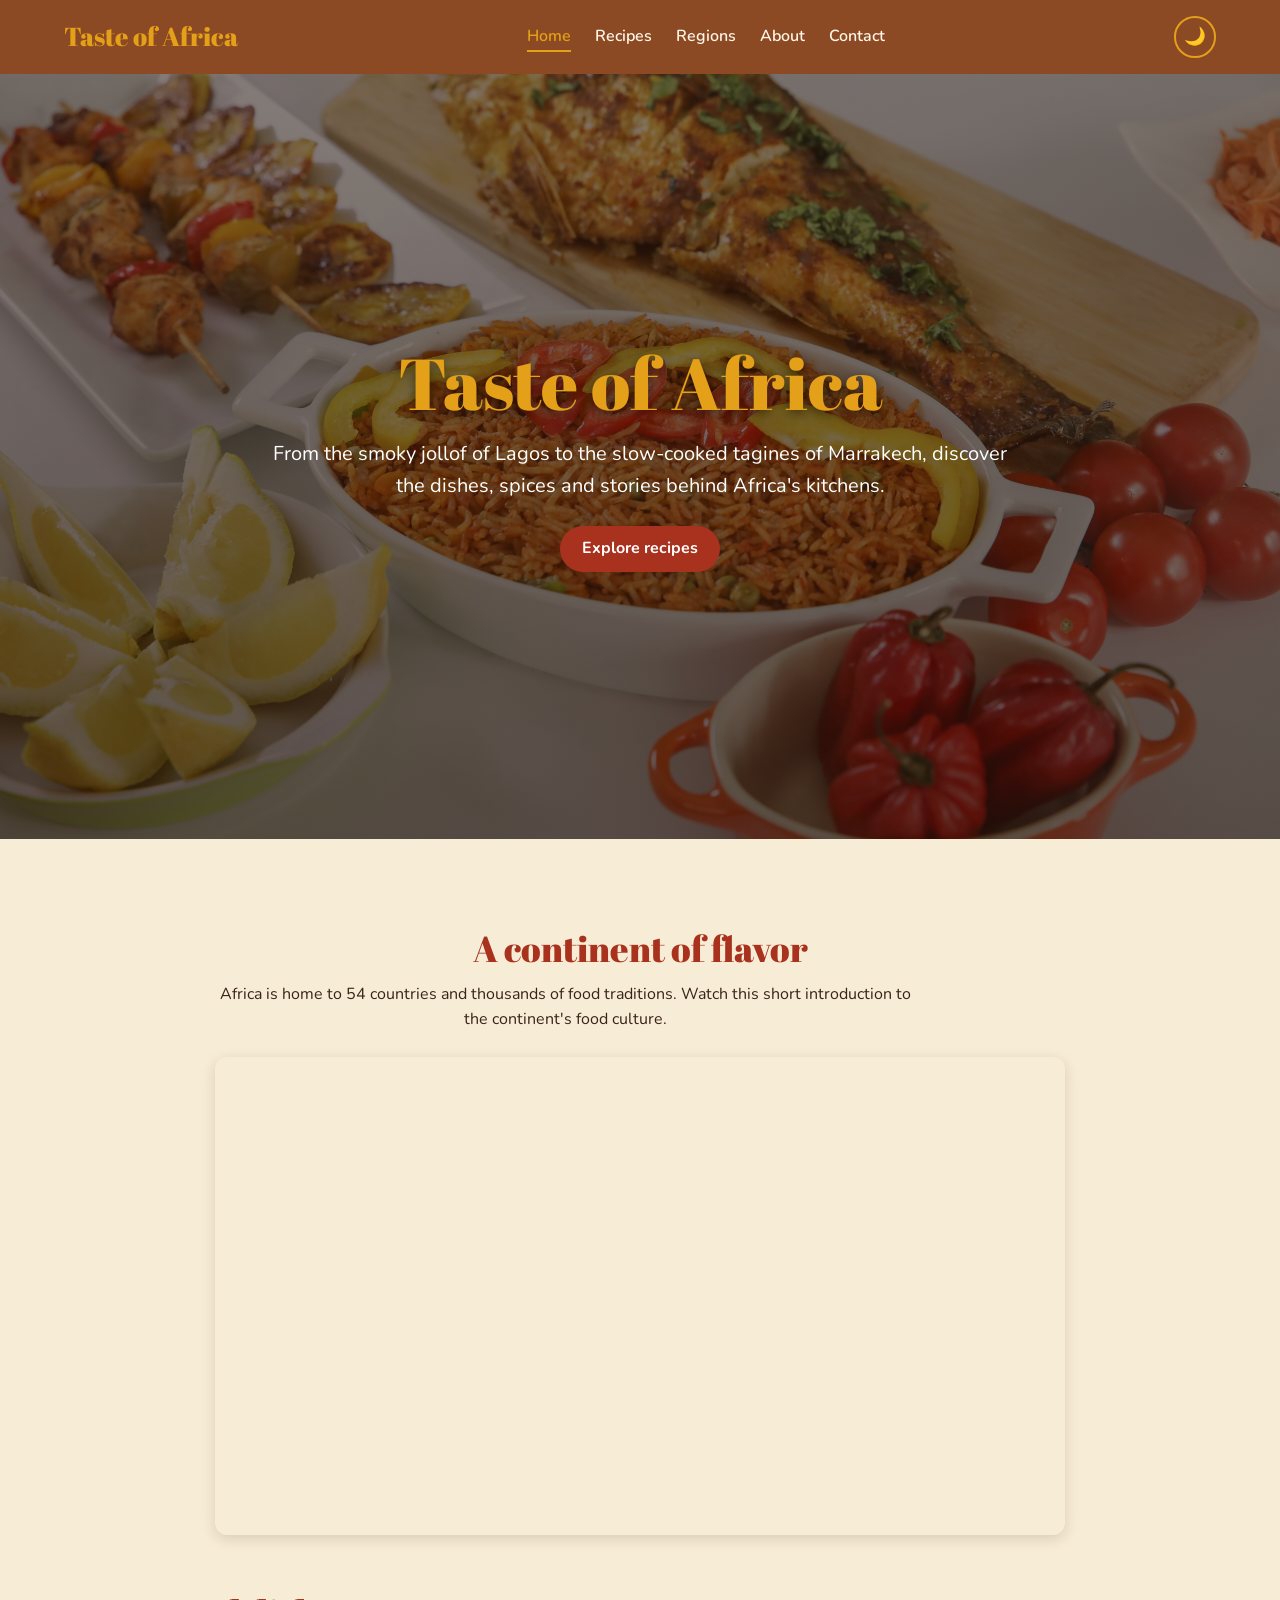
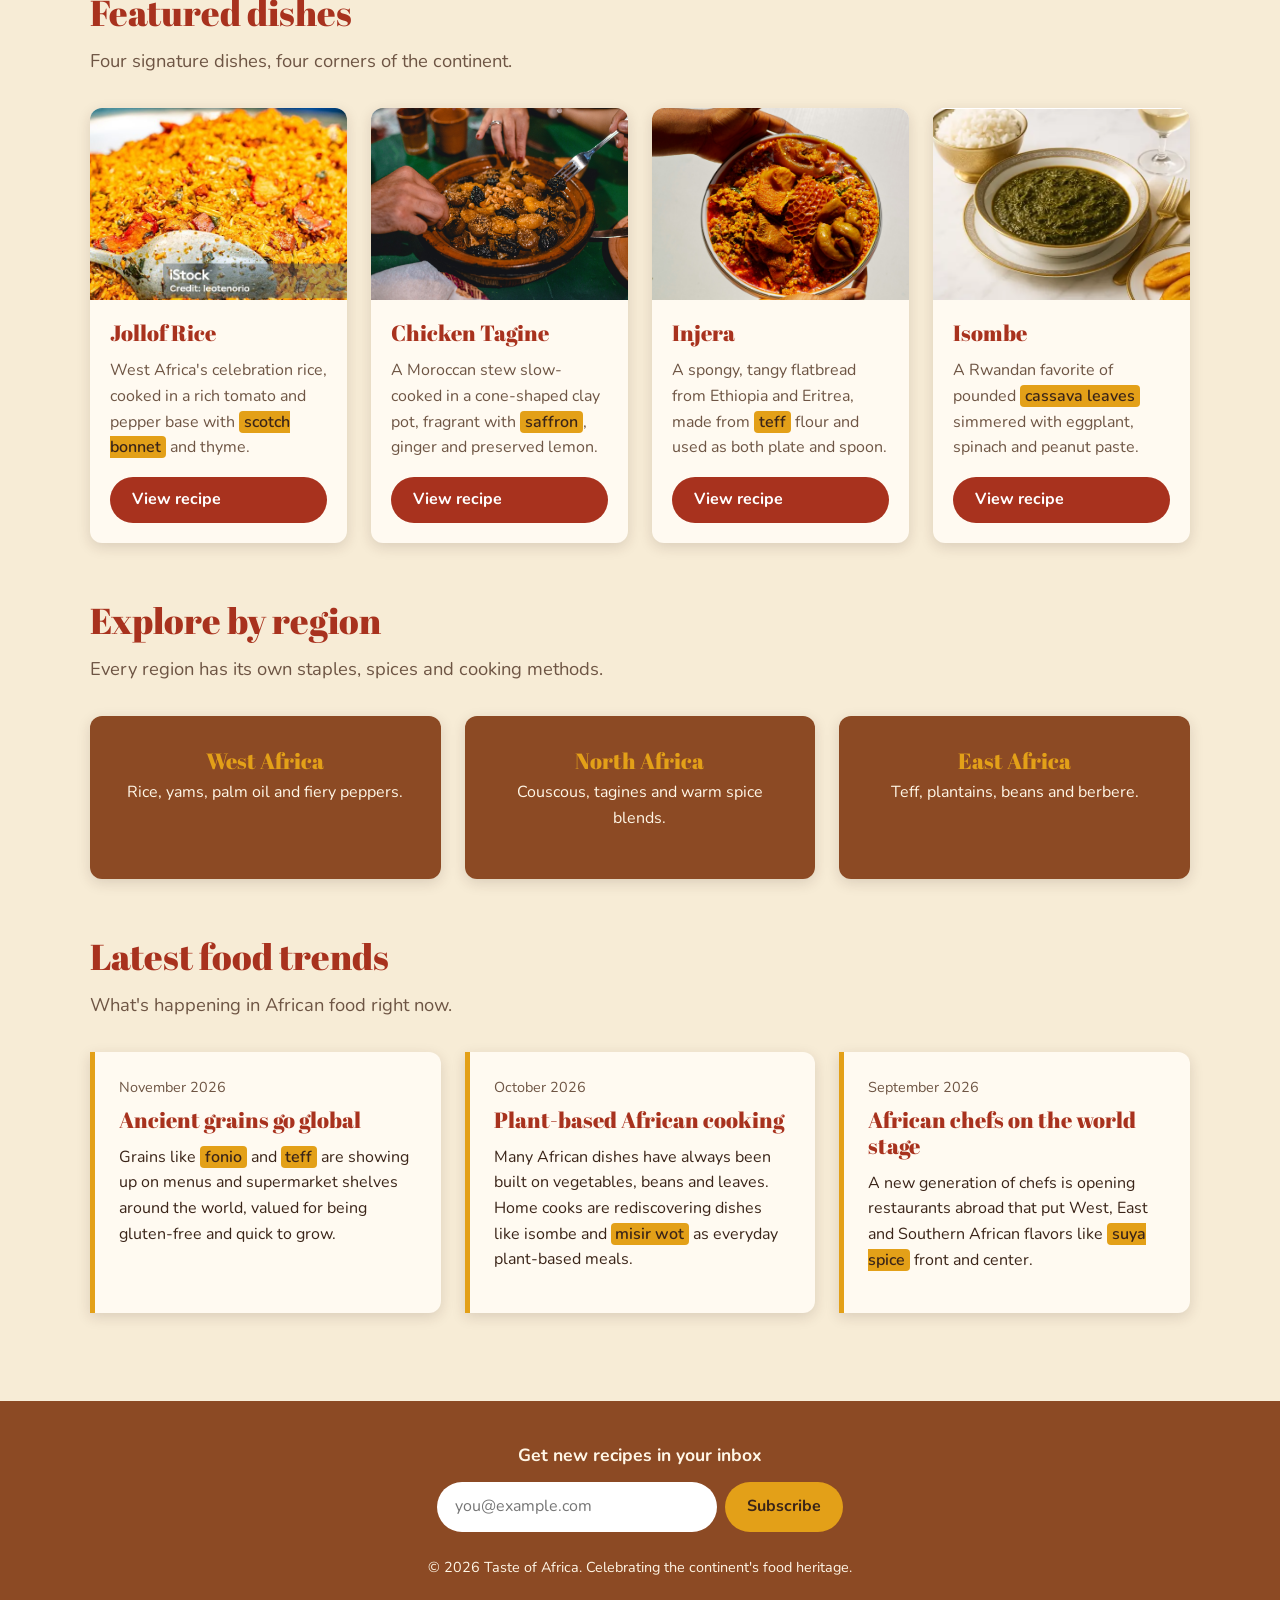
<file: index.html>
<!DOCTYPE html>
<html lang="en">
<head>
  <meta charset="UTF-8">
  <meta name="viewport" content="width=device-width, initial-scale=1.0">
  <meta name="description" content="Taste of Africa celebrates the flavors, ingredients and food heritage of the African continent.">
  <title>Home | Taste of Africa</title>

  <!-- Google Fonts: Abril Fatface for headings, Nunito for body text -->
  <link rel="preconnect" href="https://fonts.googleapis.com">
  <link rel="preconnect" href="https://fonts.gstatic.com" crossorigin>
  <link href="https://fonts.googleapis.com/css2?family=Abril+Fatface&family=Nunito:wght@400;600;700&display=swap" rel="stylesheet">

  <link rel="stylesheet" href="styles.css">
  <script src="script.js" defer></script>
</head>
<body>
  <header class="site-header">
    <a href="index.html" class="logo">Taste of Africa</a>
    <nav aria-label="Main navigation">
      <ul class="nav-links">
        <li><a href="index.html" class="active" aria-current="page">Home</a></li>
        <li><a href="recipes.html">Recipes</a></li>
        <li><a href="regions.html">Regions</a></li>
        <li><a href="about.html">About</a></li>
        <li><a href="contact.html">Contact</a></li>
      </ul>
    </nav>
    <button id="theme-toggle" class="theme-toggle" aria-label="Toggle dark mode">🌙</button>
  </header>

    <!-- ========== HERO SECTION ========== -->
  <section class="hero" aria-labelledby="hero-title">

    <div class="hero-slides" aria-hidden="true">
      <div class="hero-slide slide-1 active"></div>
      <div class="hero-slide slide-2"></div>
      <div class="hero-slide slide-3"></div>
      <div class="hero-slide slide-4"></div>
      <div class="hero-slide slide-5"></div>
    </div>

    <div class="hero-content">
      <h1 id="hero-title">Taste of Africa</h1>
      <p>From the smoky jollof of Lagos to the slow-cooked tagines of Marrakech, discover the dishes, spices and stories behind Africa's kitchens.</p>
      <a href="recipes.html" class="btn">Explore recipes</a>
    </div>

  </section>

  <main>
    <!-- ========== INTRO VIDEO ========== -->
    <section class="intro-video" aria-labelledby="video-title">
      <h2 id="video-title">A continent of flavor</h2>
      <p>Africa is home to 54 countries and thousands of food traditions. Watch this short introduction to the continent's food culture.</p>
      <div class="video-wrapper">
        <iframe
          src="https://www.youtube.com/embed/0OWEqSbX1Us"
          title="Introduction to African food culture"
          allow="accelerometer; autoplay; clipboard-write; encrypted-media; gyroscope; picture-in-picture"
          allowfullscreen
          loading="lazy"></iframe>
      </div>
    </section>

    <!-- ========== FEATURED DISHES ========== -->
    <section aria-labelledby="featured-title">
      <h2 id="featured-title">Featured dishes</h2>
      <p class="page-intro">Four signature dishes, four corners of the continent.</p>

      <div class="card-grid">
        <figure class="dish-card">
          <img src="images/jollof.jpg" alt="A plate of bright orange jollof rice served with fried plantain">
          <figcaption>
            <h3>Jollof Rice</h3>
            <p>West Africa's celebration rice, cooked in a rich tomato and pepper base with <mark>scotch bonnet</mark> and thyme.</p>
            <a href="recipes/jollof.html" class="btn">View recipe</a>
          </figcaption>
        </figure>

        <figure class="dish-card">
          <img src="images/tagine.jpg" alt="Chicken tagine with olives and preserved lemon in a clay pot">
          <figcaption>
            <h3>Chicken Tagine</h3>
            <p>A Moroccan stew slow-cooked in a cone-shaped clay pot, fragrant with <mark>saffron</mark>, ginger and preserved lemon.</p>
            <a href="recipes/tagine.html" class="btn">View recipe</a>
          </figcaption>
        </figure>

        <figure class="dish-card">
          <img src="images/injera.jpg" alt="Injera flatbread topped with colourful stews">
          <figcaption>
            <h3>Injera</h3>
            <p>A spongy, tangy flatbread from Ethiopia and Eritrea, made from <mark>teff</mark> flour and used as both plate and spoon.</p>
            <a href="recipes/injera.html" class="btn">View recipe</a>
          </figcaption>
        </figure>

        <figure class="dish-card">
          <img src="images/isombe.png" alt="A bowl of dark green isombe made from cassava leaves">
          <figcaption>
            <h3>Isombe</h3>
            <p>A Rwandan favorite of pounded <mark>cassava leaves</mark> simmered with eggplant, spinach and peanut paste.</p>
            <a href="recipes/isombe.html" class="btn">View recipe</a>
          </figcaption>
        </figure>
      </div>
    </section>

    <!-- ========== EXPLORE BY REGION ========== -->
    <section aria-labelledby="regions-title">
      <h2 id="regions-title">Explore by region</h2>
      <p class="page-intro">Every region has its own staples, spices and cooking methods.</p>

      <div class="region-links">
        <a href="regions/west-africa.html" class="region-link">
          <h3>West Africa</h3>
          <p>Rice, yams, palm oil and fiery peppers.</p>
        </a>
        <a href="regions/north-africa.html" class="region-link">
          <h3>North Africa</h3>
          <p>Couscous, tagines and warm spice blends.</p>
        </a>
        <a href="regions/east-africa.html" class="region-link">
          <h3>East Africa</h3>
          <p>Teff, plantains, beans and berbere.</p>
        </a>
      </div>
    </section>

    <!-- ========== LATEST FOOD TRENDS ========== -->
    <section aria-labelledby="trends-title">
      <h2 id="trends-title">Latest food trends</h2>
      <p class="page-intro">What's happening in African food right now.</p>

      <div class="trends-list">
        <article class="trend-card">
          <time datetime="2026-11">November 2026</time>
          <h3>Ancient grains go global</h3>
          <p>Grains like <mark>fonio</mark> and <mark>teff</mark> are showing up on menus and supermarket shelves around the world, valued for being gluten-free and quick to grow.</p>
        </article>

        <article class="trend-card">
          <time datetime="2026-10">October 2026</time>
          <h3>Plant-based African cooking</h3>
          <p>Many African dishes have always been built on vegetables, beans and leaves. Home cooks are rediscovering dishes like isombe and <mark>misir wot</mark> as everyday plant-based meals.</p>
        </article>

        <article class="trend-card">
          <time datetime="2026-09">September 2026</time>
          <h3>African chefs on the world stage</h3>
          <p>A new generation of chefs is opening restaurants abroad that put West, East and Southern African flavors like <mark>suya spice</mark> front and center.</p>
        </article>
      </div>
    </section>
  </main>

  <footer class="site-footer">
    <!-- Newsletter signup (optional enhancement) -->
    <form class="newsletter" id="newsletter-form">
      <label for="newsletter-email">Get new recipes in your inbox</label>
      <div class="newsletter-row">
        <input type="email" id="newsletter-email" placeholder="you@example.com" required>
        <button type="submit">Subscribe</button>
      </div>
    </form>
    <p>&copy; 2026 Taste of Africa. Celebrating the continent's food heritage.</p>
  </footer>
</body>
</html>
</file>
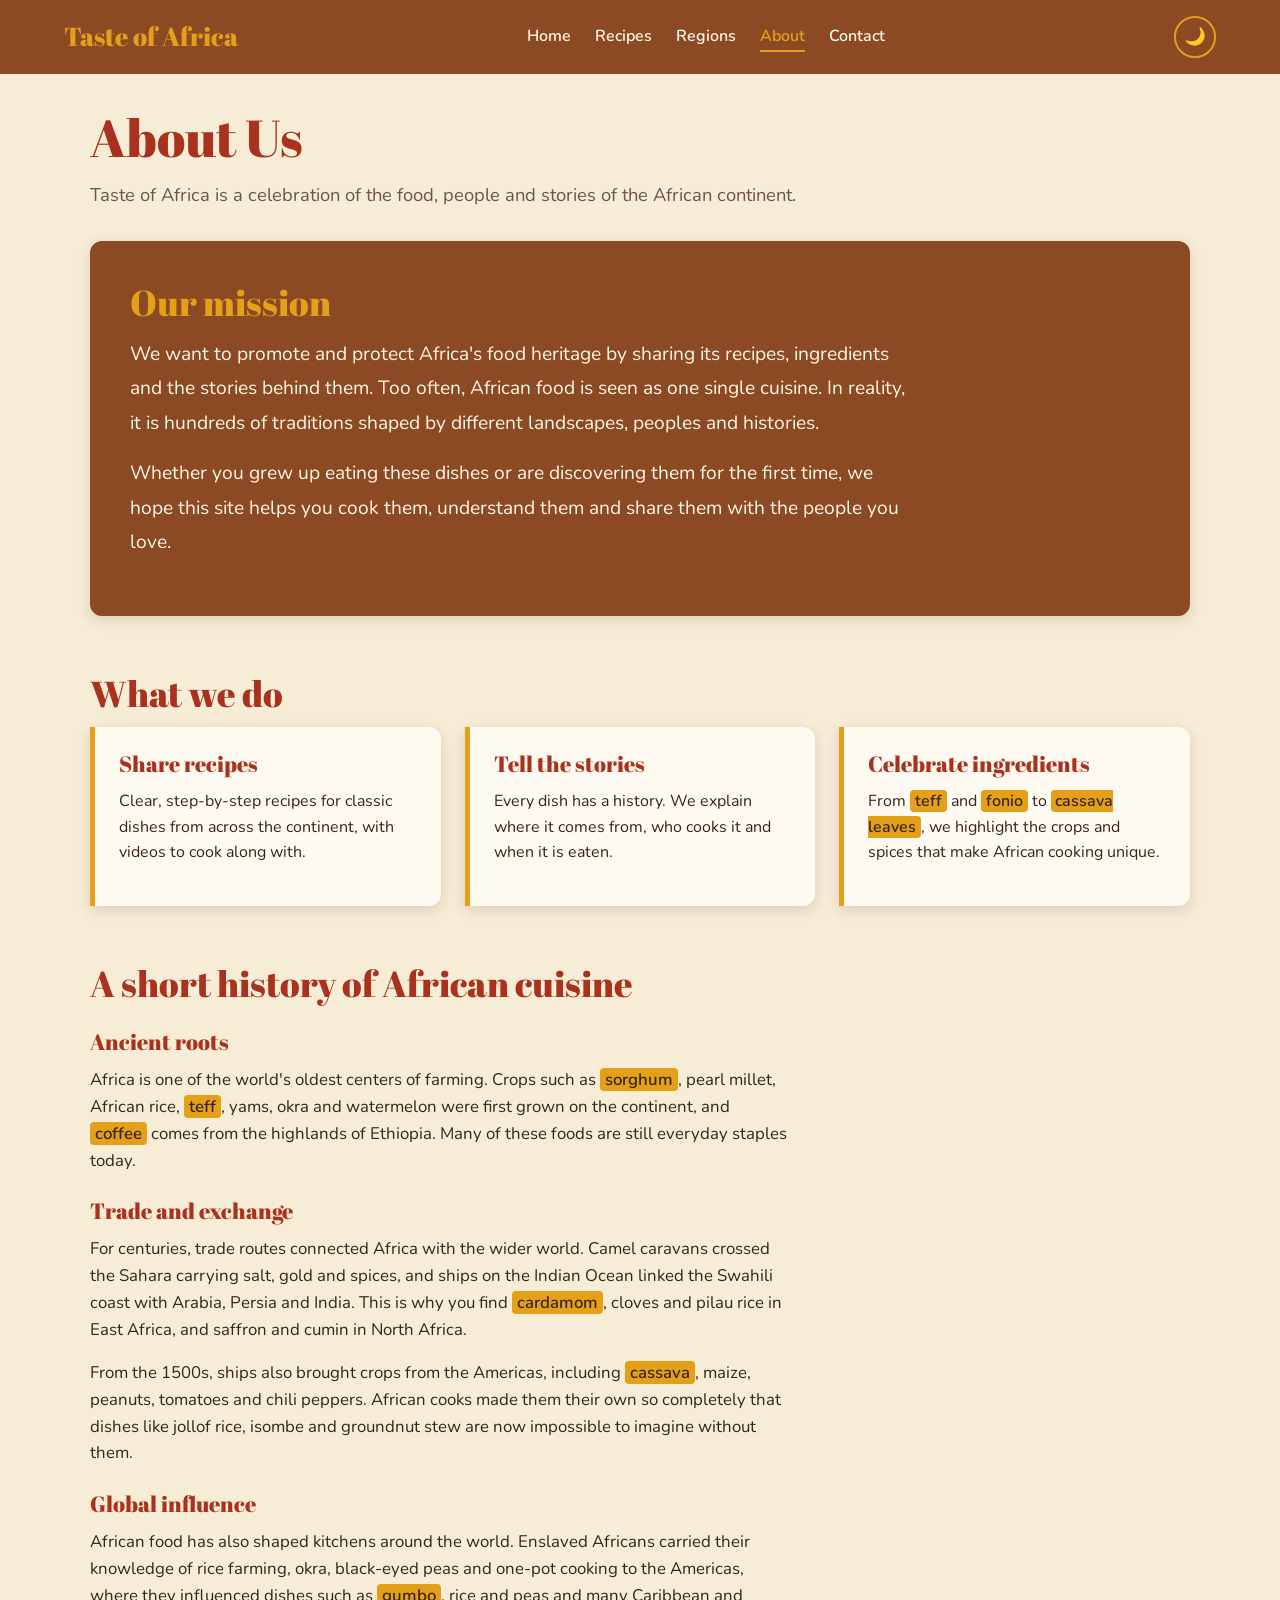
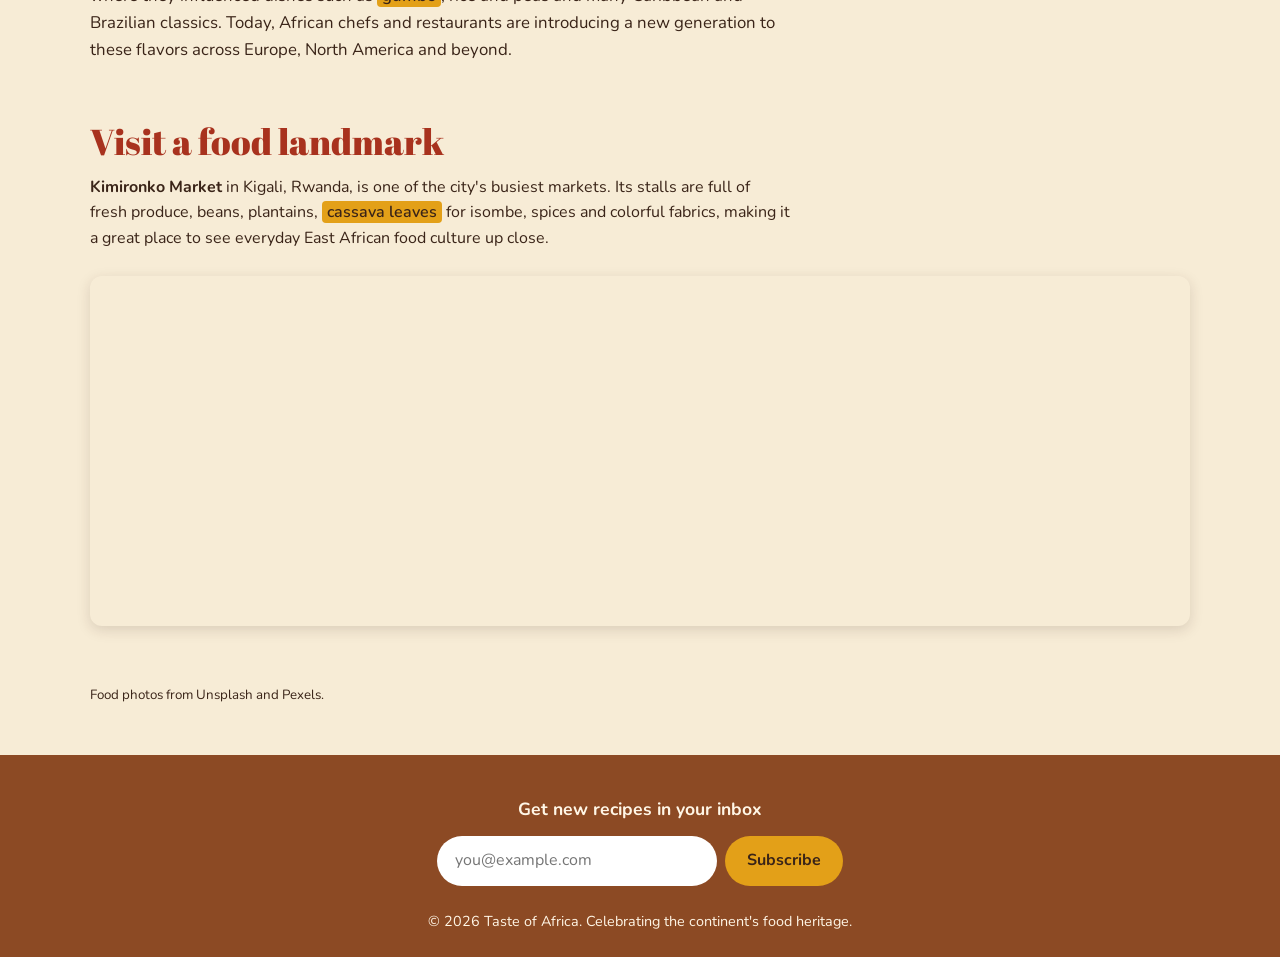
<file: about.html>
<!DOCTYPE html>
<html lang="en">
<head>
  <meta charset="UTF-8">
  <meta name="viewport" content="width=device-width, initial-scale=1.0">
  <meta name="description" content="Our mission to celebrate and share Africa's food heritage, and a short history of African cuisine.">
  <title>About Us | Taste of Africa</title>

  <!-- Google Fonts: Abril Fatface for headings, Nunito for body text -->
  <link rel="preconnect" href="https://fonts.googleapis.com">
  <link rel="preconnect" href="https://fonts.gstatic.com" crossorigin>
  <link href="https://fonts.googleapis.com/css2?family=Abril+Fatface&family=Nunito:wght@400;600;700&display=swap" rel="stylesheet">

  <link rel="stylesheet" href="styles.css">
  <script src="script.js" defer></script>
</head>
<body>
  <header class="site-header">
    <a href="index.html" class="logo">Taste of Africa</a>
    <nav aria-label="Main navigation">
      <ul class="nav-links">
        <li><a href="index.html">Home</a></li>
        <li><a href="recipes.html">Recipes</a></li>
        <li><a href="regions.html">Regions</a></li>
        <li><a href="about.html" class="active" aria-current="page">About</a></li>
        <li><a href="contact.html">Contact</a></li>
      </ul>
    </nav>
    <button id="theme-toggle" class="theme-toggle" aria-label="Toggle dark mode">🌙</button>
  </header>

  <main>
    <h1>About Us</h1>
    <p class="page-intro">Taste of Africa is a celebration of the food, people and stories of the African continent.</p>

    <!-- ========== MISSION ========== -->
    <section class="mission" aria-labelledby="mission-title">
      <h2 id="mission-title">Our mission</h2>
      <p>We want to promote and protect Africa's food heritage by sharing its recipes, ingredients and the stories behind them. Too often, African food is seen as one single cuisine. In reality, it is hundreds of traditions shaped by different landscapes, peoples and histories.</p>
      <p>Whether you grew up eating these dishes or are discovering them for the first time, we hope this site helps you cook them, understand them and share them with the people you love.</p>
    </section>

    <!-- ========== WHAT WE DO ========== -->
    <section aria-labelledby="values-title">
      <h2 id="values-title">What we do</h2>
      <div class="card-grid">
        <article class="trend-card">
          <h3>Share recipes</h3>
          <p>Clear, step-by-step recipes for classic dishes from across the continent, with videos to cook along with.</p>
        </article>
        <article class="trend-card">
          <h3>Tell the stories</h3>
          <p>Every dish has a history. We explain where it comes from, who cooks it and when it is eaten.</p>
        </article>
        <article class="trend-card">
          <h3>Celebrate ingredients</h3>
          <p>From <mark>teff</mark> and <mark>fonio</mark> to <mark>cassava leaves</mark>, we highlight the crops and spices that make African cooking unique.</p>
        </article>
      </div>
    </section>

    <!-- ========== HISTORY ========== -->
    <section class="history" aria-labelledby="history-title">
      <h2 id="history-title">A short history of African cuisine</h2>

      <h3>Ancient roots</h3>
      <p>Africa is one of the world's oldest centers of farming. Crops such as <mark>sorghum</mark>, pearl millet, African rice, <mark>teff</mark>, yams, okra and watermelon were first grown on the continent, and <mark>coffee</mark> comes from the highlands of Ethiopia. Many of these foods are still everyday staples today.</p>

      <h3>Trade and exchange</h3>
      <p>For centuries, trade routes connected Africa with the wider world. Camel caravans crossed the Sahara carrying salt, gold and spices, and ships on the Indian Ocean linked the Swahili coast with Arabia, Persia and India. This is why you find <mark>cardamom</mark>, cloves and pilau rice in East Africa, and saffron and cumin in North Africa.</p>
      <p>From the 1500s, ships also brought crops from the Americas, including <mark>cassava</mark>, maize, peanuts, tomatoes and chili peppers. African cooks made them their own so completely that dishes like jollof rice, isombe and groundnut stew are now impossible to imagine without them.</p>

      <h3>Global influence</h3>
      <p>African food has also shaped kitchens around the world. Enslaved Africans carried their knowledge of rice farming, okra, black-eyed peas and one-pot cooking to the Americas, where they influenced dishes such as <mark>gumbo</mark>, rice and peas and many Caribbean and Brazilian classics. Today, African chefs and restaurants are introducing a new generation to these flavors across Europe, North America and beyond.</p>
    </section>

    <!-- ========== MAP: CULTURAL FOOD LANDMARK ========== -->
    <section aria-labelledby="landmark-title">
      <h2 id="landmark-title">Visit a food landmark</h2>
      <p><strong>Kimironko Market</strong> in Kigali, Rwanda, is one of the city's busiest markets. Its stalls are full of fresh produce, beans, plantains, <mark>cassava leaves</mark> for isombe, spices and colorful fabrics, making it a great place to see everyday East African food culture up close.</p>
      <div class="map-wrapper">
        <iframe
          src="https://www.google.com/maps?q=Kimironko+Market,+Kigali,+Rwanda&output=embed"
          title="Map of Kimironko Market in Kigali, Rwanda"
          loading="lazy"
          referrerpolicy="no-referrer-when-downgrade"></iframe>
      </div>
    </section>

    <p><small>Food photos from Unsplash and Pexels.</small></p>
  </main>

  <footer class="site-footer">
    <!-- Newsletter signup (optional enhancement) -->
    <form class="newsletter" id="newsletter-form">
      <label for="newsletter-email">Get new recipes in your inbox</label>
      <div class="newsletter-row">
        <input type="email" id="newsletter-email" placeholder="you@example.com" required>
        <button type="submit">Subscribe</button>
      </div>
    </form>
    <p>&copy; 2026 Taste of Africa. Celebrating the continent's food heritage.</p>
  </footer>
</body>
</html>
</file>
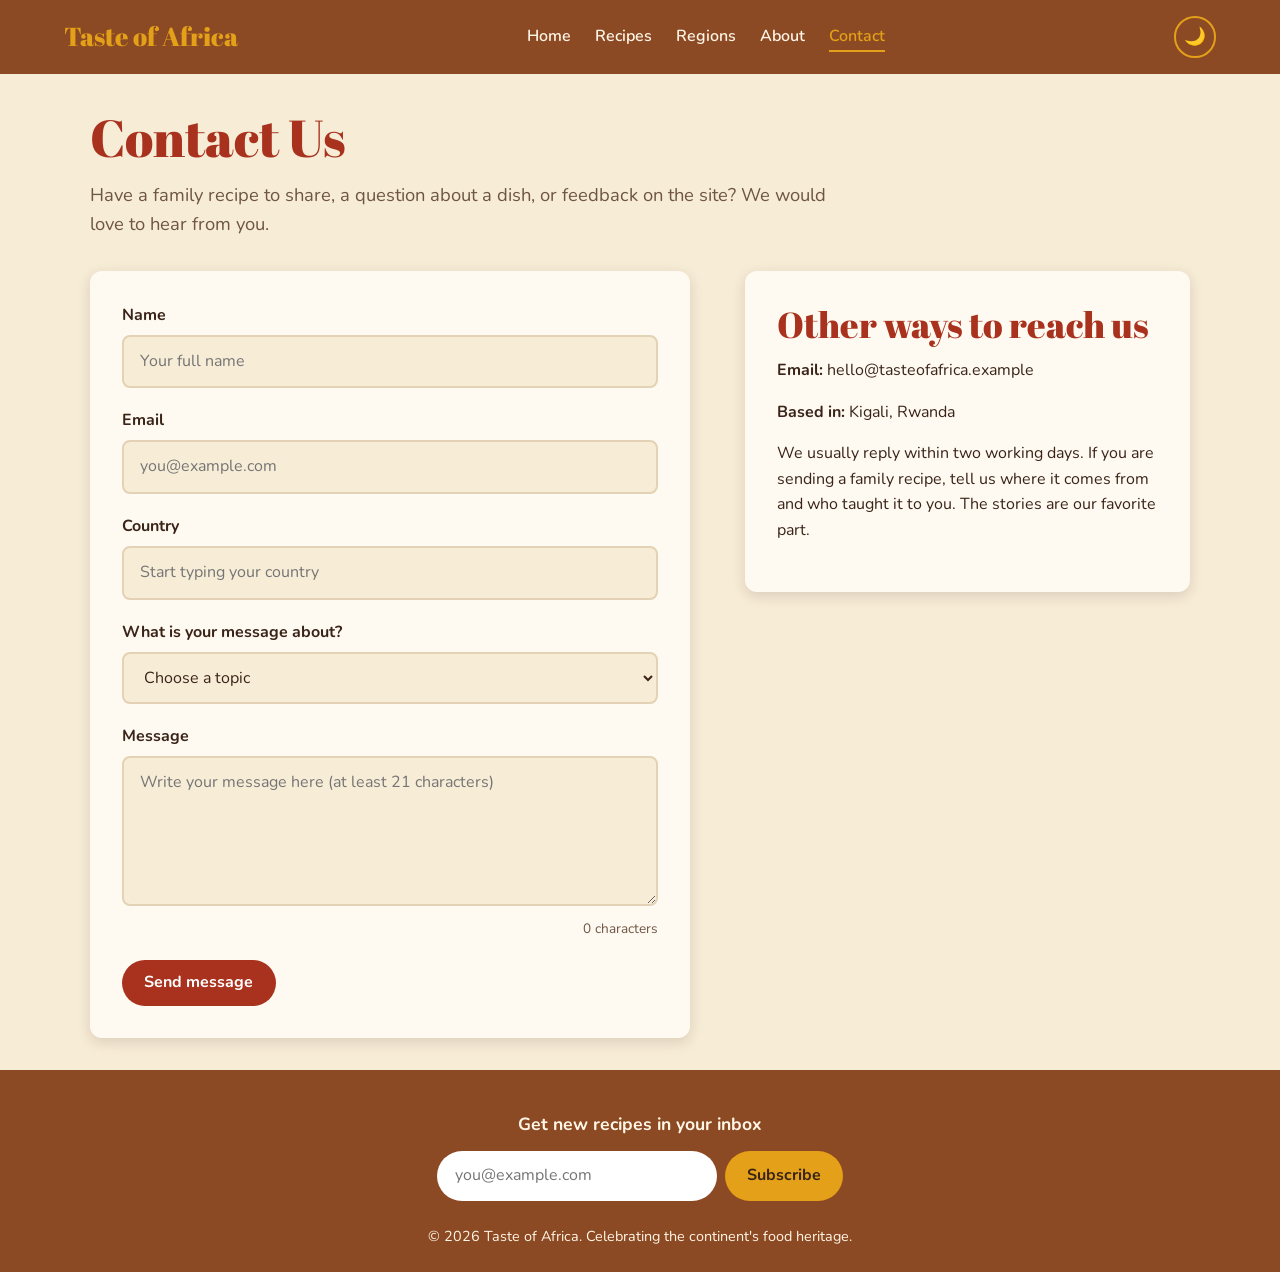
<file: contact.html>
<!DOCTYPE html>
<html lang="en">
<head>
  <meta charset="UTF-8">
  <meta name="viewport" content="width=device-width, initial-scale=1.0">
  <meta name="description" content="Get in touch with Taste of Africa: share a recipe, ask a question or send feedback.">
  <title>Contact Us | Taste of Africa</title>

  <!-- Google Fonts: Abril Fatface for headings, Nunito for body text -->
  <link rel="preconnect" href="https://fonts.googleapis.com">
  <link rel="preconnect" href="https://fonts.gstatic.com" crossorigin>
  <link href="https://fonts.googleapis.com/css2?family=Abril+Fatface&family=Nunito:wght@400;600;700&display=swap" rel="stylesheet">

  <link rel="stylesheet" href="styles.css">
  <script src="script.js" defer></script>
</head>
<body>
  <header class="site-header">
    <a href="index.html" class="logo">Taste of Africa</a>
    <nav aria-label="Main navigation">
      <ul class="nav-links">
        <li><a href="index.html">Home</a></li>
        <li><a href="recipes.html">Recipes</a></li>
        <li><a href="regions.html">Regions</a></li>
        <li><a href="about.html">About</a></li>
        <li><a href="contact.html" class="active" aria-current="page">Contact</a></li>
      </ul>
    </nav>
    <button id="theme-toggle" class="theme-toggle" aria-label="Toggle dark mode">🌙</button>
  </header>

  <main>
    <h1>Contact Us</h1>
    <p class="page-intro">Have a family recipe to share, a question about a dish, or feedback on the site? We would love to hear from you.</p>

    <div class="contact-layout">

      <!-- ========== CONTACT FORM ==========
           script.js intercepts the submit, checks the message length,
           then hides the form and shows the confirmation message. -->
      <form class="contact-form" id="contact-form">

        <div class="form-group">
          <label for="name">Name</label>
          <input type="text" id="name" name="name" placeholder="Your full name" autocomplete="name" required>
        </div>

        <div class="form-group">
          <label for="email">Email</label>
          <input type="email" id="email" name="email" placeholder="you@example.com" autocomplete="email" required>
        </div>

        <!-- Country: <datalist> gives suggestions while still allowing any country.
             Note: a <datalist> only works with an <input list="...">, not with a <select>. -->
        <div class="form-group">
          <label for="country">Country</label>
          <input type="text" id="country" name="country" list="country-list" placeholder="Start typing your country" autocomplete="country-name" required>
          <datalist id="country-list">
            <option value="Rwanda">
            <option value="Kenya">
            <option value="Uganda">
            <option value="Tanzania">
            <option value="Ethiopia">
            <option value="Nigeria">
            <option value="Ghana">
            <option value="Senegal">
            <option value="Morocco">
            <option value="Egypt">
            <option value="South Africa">
            <option value="Other">
          </datalist>
        </div>

        <!-- Topic: a <select> dropdown -->
        <div class="form-group">
          <label for="topic">What is your message about?</label>
          <select id="topic" name="topic" required>
            <option value="" disabled selected>Choose a topic</option>
            <option value="recipe">Sharing a recipe</option>
            <option value="question">A question about a dish</option>
            <option value="feedback">Feedback on the website</option>
            <option value="other">Something else</option>
          </select>
        </div>

        <div class="form-group">
          <label for="message">Message</label>
          <textarea id="message" name="message" placeholder="Write your message here (at least 21 characters)" aria-describedby="message-error message-count" required></textarea>
          <!-- Filled in by script.js -->
          <p class="char-count" id="message-count">0 characters</p>
          <p class="error-message hidden" id="message-error" role="alert"></p>
        </div>

        <button type="submit" class="btn">Send message</button>
      </form>

      <!-- Shown by script.js after a valid submit -->
      <div class="confirmation hidden" id="confirmation" role="status" aria-live="polite"></div>

      <!-- ========== CONTACT INFO ========== -->
      <aside class="contact-info" aria-labelledby="info-title">
        <h2 id="info-title">Other ways to reach us</h2>
        <p><strong>Email:</strong> hello@tasteofafrica.example</p>
        <p><strong>Based in:</strong> Kigali, Rwanda</p>
        <p>We usually reply within two working days. If you are sending a family recipe, tell us where it comes from and who taught it to you. The stories are our favorite part.</p>
      </aside>
    </div>
  </main>

  <footer class="site-footer">
    <!-- Newsletter signup (optional enhancement) -->
    <form class="newsletter" id="newsletter-form">
      <label for="newsletter-email">Get new recipes in your inbox</label>
      <div class="newsletter-row">
        <input type="email" id="newsletter-email" placeholder="you@example.com" required>
        <button type="submit">Subscribe</button>
      </div>
    </form>
    <p>&copy; 2026 Taste of Africa. Celebrating the continent's food heritage.</p>
  </footer>
</body>
</html>
</file>
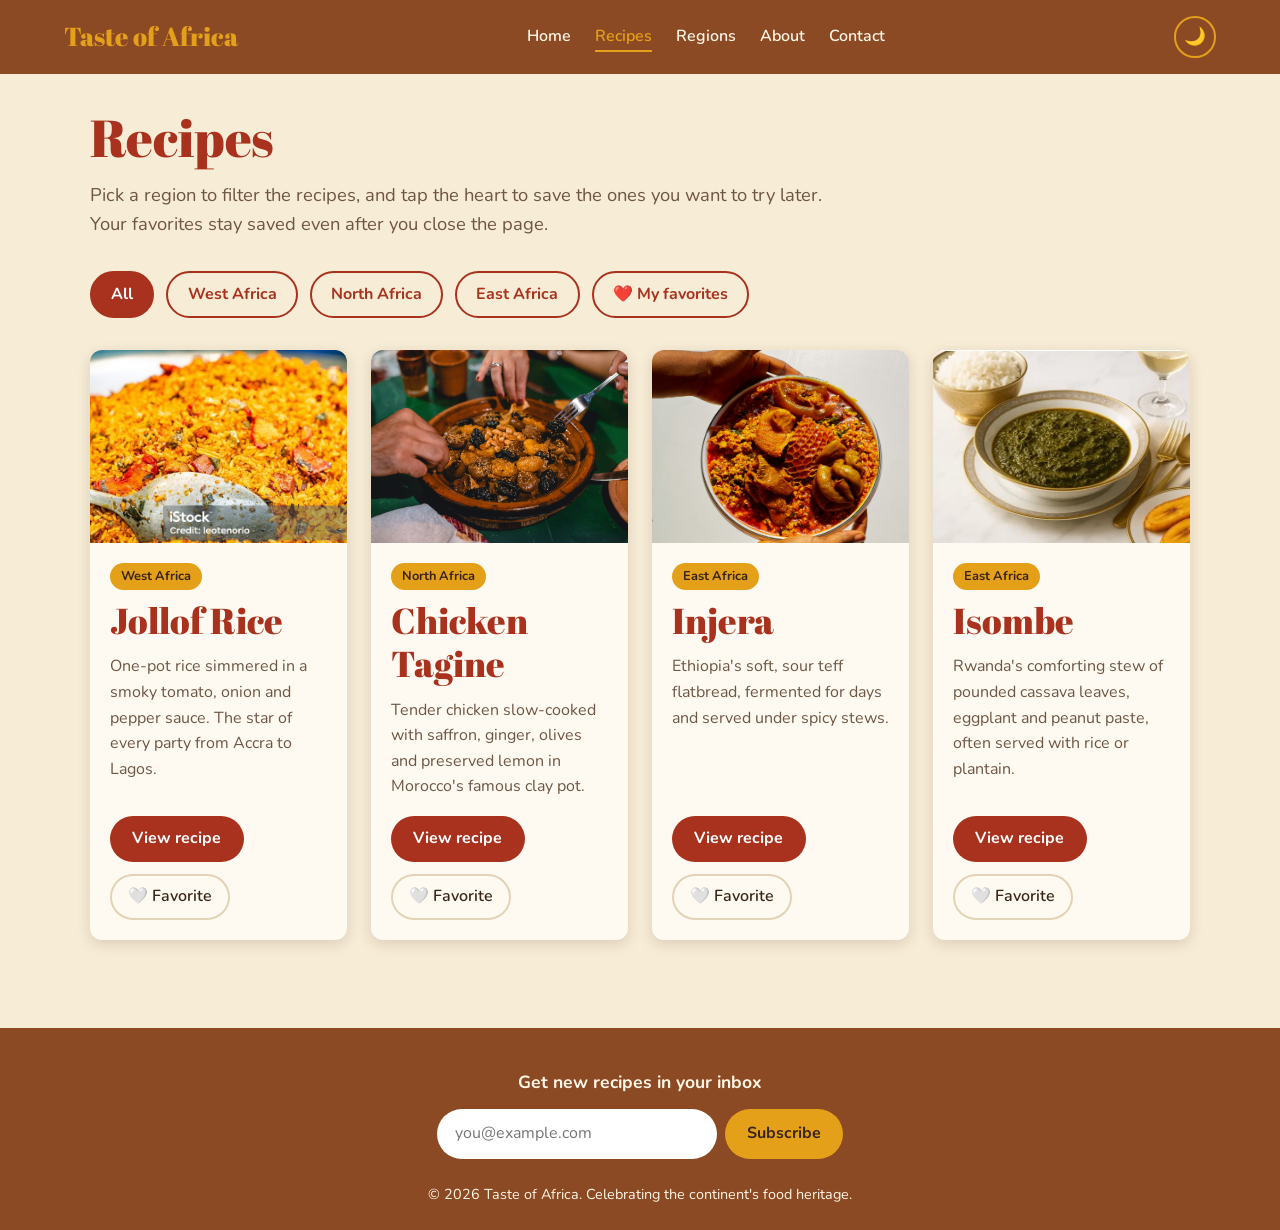
<file: recipes.html>
<!DOCTYPE html>
<html lang="en">
<head>
  <meta charset="UTF-8">
  <meta name="viewport" content="width=device-width, initial-scale=1.0">
  <meta name="description" content="Browse African recipes by region and save your favorites.">
  <title>Recipes | Taste of Africa</title>

  <!-- Google Fonts: Abril Fatface for headings, Nunito for body text -->
  <link rel="preconnect" href="https://fonts.googleapis.com">
  <link rel="preconnect" href="https://fonts.gstatic.com" crossorigin>
  <link href="https://fonts.googleapis.com/css2?family=Abril+Fatface&family=Nunito:wght@400;600;700&display=swap" rel="stylesheet">

  <link rel="stylesheet" href="styles.css">
  <script src="script.js" defer></script>
</head>
<body>
  <header class="site-header">
    <a href="index.html" class="logo">Taste of Africa</a>
    <nav aria-label="Main navigation">
      <ul class="nav-links">
        <li><a href="index.html">Home</a></li>
        <li><a href="recipes.html" class="active" aria-current="page">Recipes</a></li>
        <li><a href="regions.html">Regions</a></li>
        <li><a href="about.html">About</a></li>
        <li><a href="contact.html">Contact</a></li>
      </ul>
    </nav>
    <button id="theme-toggle" class="theme-toggle" aria-label="Toggle dark mode">🌙</button>
  </header>

  <main>
    <h1>Recipes</h1>
    <p class="page-intro">Pick a region to filter the recipes, and tap the heart to save the ones you want to try later. Your favorites stay saved even after you close the page.</p>

    <!-- ========== FILTER BUTTONS ==========
         data-filter matches the data-region on each recipe card.
         script.js listens for clicks and shows or hides the cards. -->
    <div class="filter-bar" role="group" aria-label="Filter recipes by region">
      <button class="filter-btn active" data-filter="all">All</button>
      <button class="filter-btn" data-filter="west-africa">West Africa</button>
      <button class="filter-btn" data-filter="north-africa">North Africa</button>
      <button class="filter-btn" data-filter="east-africa">East Africa</button>
      <button class="filter-btn" data-filter="favorites">❤️ My favorites</button>
    </div>

    <!-- ========== RECIPE CARDS ==========
         data-region: used by the filter
         data-id: unique ID saved in localStorage when favorited -->
    <section class="card-grid" id="recipe-list" aria-label="Recipe list">

      <article class="recipe-card" data-region="west-africa" data-id="jollof">
        <img src="images/jollof.jpg" alt="A plate of bright orange jollof rice served with fried plantain">
        <div class="recipe-card-body">
          <span class="region-tag">West Africa</span>
          <h2>Jollof Rice</h2>
          <p>One-pot rice simmered in a smoky tomato, onion and pepper sauce. The star of every party from Accra to Lagos.</p>
          <div class="card-actions">
            <a href="recipes/jollof.html" class="btn">View recipe</a>
            <button class="favorite-btn" aria-pressed="false">🤍 Favorite</button>
          </div>
        </div>
      </article>

      <article class="recipe-card" data-region="north-africa" data-id="tagine">
        <img src="images/tagine.jpg" alt="Chicken tagine with olives and preserved lemon in a clay pot">
        <div class="recipe-card-body">
          <span class="region-tag">North Africa</span>
          <h2>Chicken Tagine</h2>
          <p>Tender chicken slow-cooked with saffron, ginger, olives and preserved lemon in Morocco's famous clay pot.</p>
          <div class="card-actions">
            <a href="recipes/tagine.html" class="btn">View recipe</a>
            <button class="favorite-btn" aria-pressed="false">🤍 Favorite</button>
          </div>
        </div>
      </article>

      <article class="recipe-card" data-region="east-africa" data-id="injera">
        <img src="images/injera.jpg" alt="Injera flatbread topped with colourful stews">
        <div class="recipe-card-body">
          <span class="region-tag">East Africa</span>
          <h2>Injera</h2>
          <p>Ethiopia's soft, sour teff flatbread, fermented for days and served under spicy stews.</p>
          <div class="card-actions">
            <a href="recipes/injera.html" class="btn">View recipe</a>
            <button class="favorite-btn" aria-pressed="false">🤍 Favorite</button>
          </div>
        </div>
      </article>

      <article class="recipe-card" data-region="east-africa" data-id="isombe">
        <img src="images/isombe.png" alt="A bowl of dark green isombe made from cassava leaves">
        <div class="recipe-card-body">
          <span class="region-tag">East Africa</span>
          <h2>Isombe</h2>
          <p>Rwanda's comforting stew of pounded cassava leaves, eggplant and peanut paste, often served with rice or plantain.</p>
          <div class="card-actions">
            <a href="recipes/isombe.html" class="btn">View recipe</a>
            <button class="favorite-btn" aria-pressed="false">🤍 Favorite</button>
          </div>
        </div>
      </article>

    </section>

    <!-- Shown by script.js when a filter has no matching recipes -->
    <p class="empty-message hidden" id="empty-message">No recipes here yet. Tap the heart on a recipe to add it to your favorites.</p>
  </main>

  <footer class="site-footer">
    <!-- Newsletter signup (optional enhancement) -->
    <form class="newsletter" id="newsletter-form">
      <label for="newsletter-email">Get new recipes in your inbox</label>
      <div class="newsletter-row">
        <input type="email" id="newsletter-email" placeholder="you@example.com" required>
        <button type="submit">Subscribe</button>
      </div>
    </form>
    <p>&copy; 2026 Taste of Africa. Celebrating the continent's food heritage.</p>
  </footer>
</body>
</html>
</file>
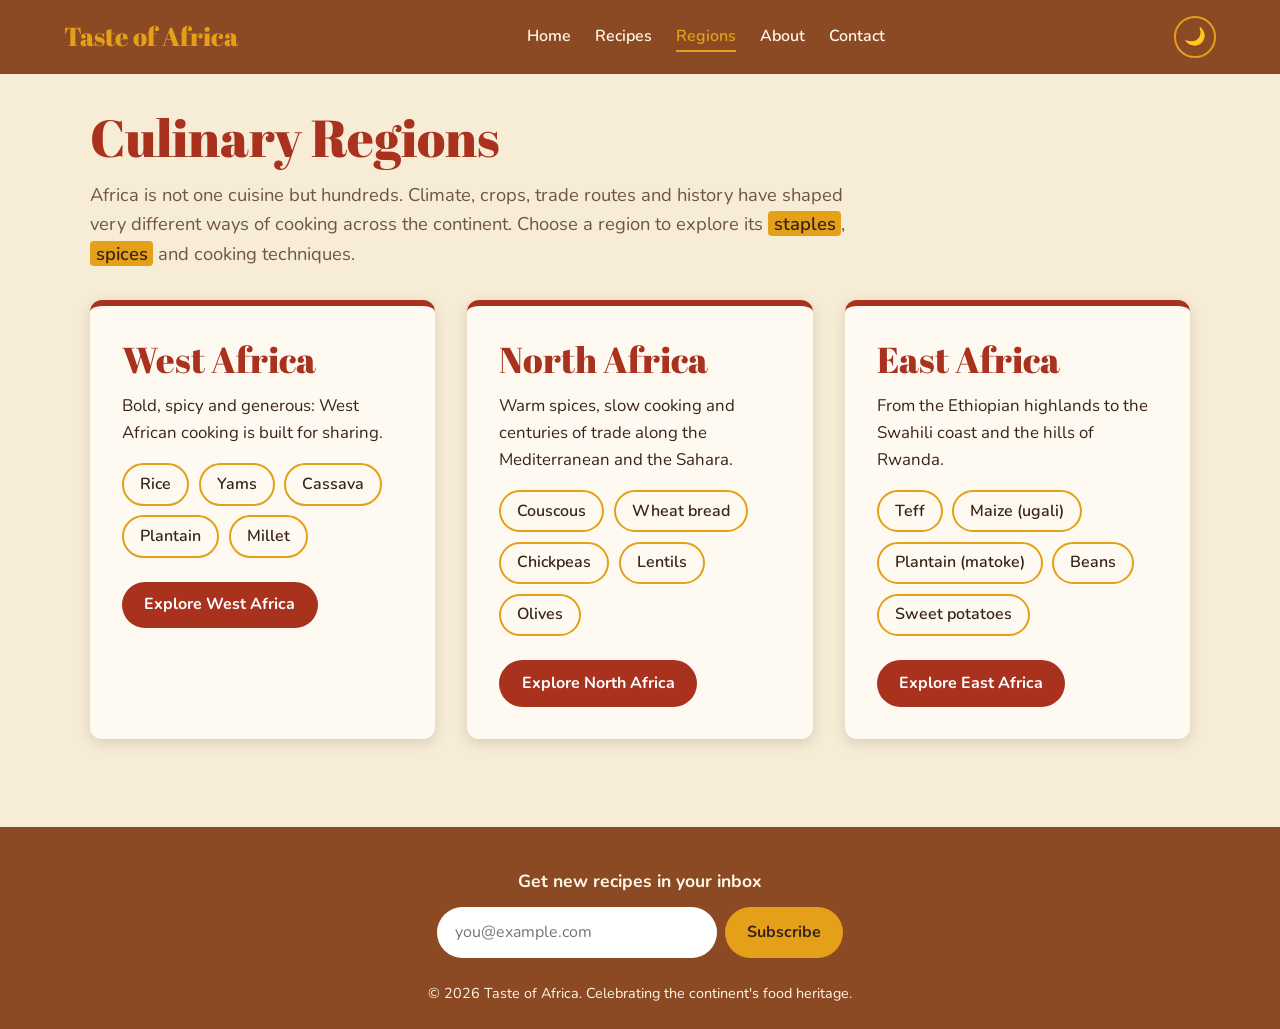
<file: regions.html>
<!DOCTYPE html>
<html lang="en">
<head>
  <meta charset="UTF-8">
  <meta name="viewport" content="width=device-width, initial-scale=1.0">
  <meta name="description" content="Explore the food cultures of West, North and East Africa.">
  <title>Culinary Regions | Taste of Africa</title>

  <!-- Google Fonts: Abril Fatface for headings, Nunito for body text -->
  <link rel="preconnect" href="https://fonts.googleapis.com">
  <link rel="preconnect" href="https://fonts.gstatic.com" crossorigin>
  <link href="https://fonts.googleapis.com/css2?family=Abril+Fatface&family=Nunito:wght@400;600;700&display=swap" rel="stylesheet">

  <link rel="stylesheet" href="styles.css">
  <script src="script.js" defer></script>
</head>
<body>
  <header class="site-header">
    <a href="index.html" class="logo">Taste of Africa</a>
    <nav aria-label="Main navigation">
      <ul class="nav-links">
        <li><a href="index.html">Home</a></li>
        <li><a href="recipes.html">Recipes</a></li>
        <li><a href="regions.html" class="active" aria-current="page">Regions</a></li>
        <li><a href="about.html">About</a></li>
        <li><a href="contact.html">Contact</a></li>
      </ul>
    </nav>
    <button id="theme-toggle" class="theme-toggle" aria-label="Toggle dark mode">🌙</button>
  </header>

  <main>
    <h1>Culinary Regions</h1>
    <p class="page-intro">Africa is not one cuisine but hundreds. Climate, crops, trade routes and history have shaped very different ways of cooking across the continent. Choose a region to explore its <mark>staples</mark>, <mark>spices</mark> and cooking techniques.</p>

    <div class="region-overview">
      <section class="region-section" aria-labelledby="west-africa-title">
        <h2 id="west-africa-title">West Africa</h2>
        <p>Bold, spicy and generous: West African cooking is built for sharing.</p>
        <ul class="staples-list">
            <li>Rice</li>
            <li>Yams</li>
            <li>Cassava</li>
            <li>Plantain</li>
            <li>Millet</li>
        </ul>
        <a href="regions/west-africa.html" class="btn">Explore West Africa</a>
      </section>

      <section class="region-section" aria-labelledby="north-africa-title">
        <h2 id="north-africa-title">North Africa</h2>
        <p>Warm spices, slow cooking and centuries of trade along the Mediterranean and the Sahara.</p>
        <ul class="staples-list">
            <li>Couscous</li>
            <li>Wheat bread</li>
            <li>Chickpeas</li>
            <li>Lentils</li>
            <li>Olives</li>
        </ul>
        <a href="regions/north-africa.html" class="btn">Explore North Africa</a>
      </section>

      <section class="region-section" aria-labelledby="east-africa-title">
        <h2 id="east-africa-title">East Africa</h2>
        <p>From the Ethiopian highlands to the Swahili coast and the hills of Rwanda.</p>
        <ul class="staples-list">
            <li>Teff</li>
            <li>Maize (ugali)</li>
            <li>Plantain (matoke)</li>
            <li>Beans</li>
            <li>Sweet potatoes</li>
        </ul>
        <a href="regions/east-africa.html" class="btn">Explore East Africa</a>
      </section>
    </div>
  </main>

  <footer class="site-footer">
    <!-- Newsletter signup (optional enhancement) -->
    <form class="newsletter" id="newsletter-form">
      <label for="newsletter-email">Get new recipes in your inbox</label>
      <div class="newsletter-row">
        <input type="email" id="newsletter-email" placeholder="you@example.com" required>
        <button type="submit">Subscribe</button>
      </div>
    </form>
    <p>&copy; 2026 Taste of Africa. Celebrating the continent's food heritage.</p>
  </footer>
</body>
</html>
</file>
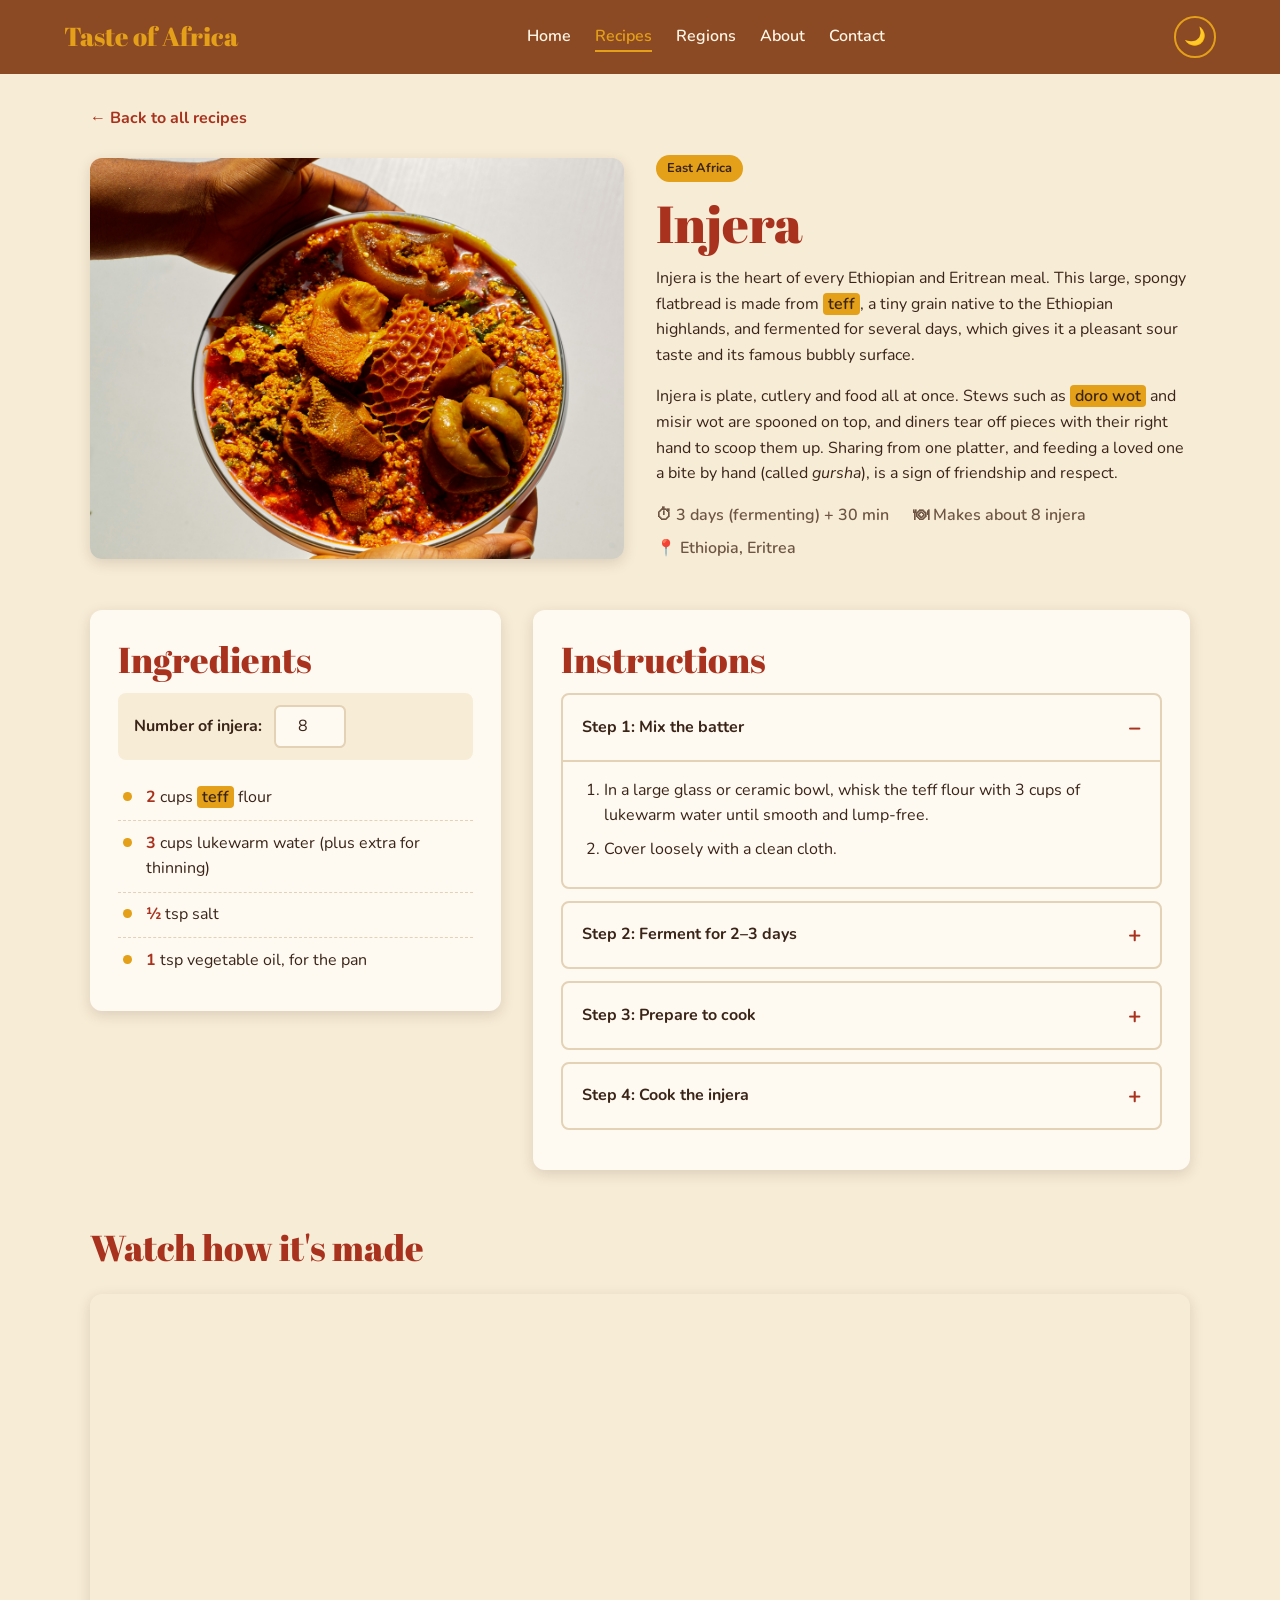
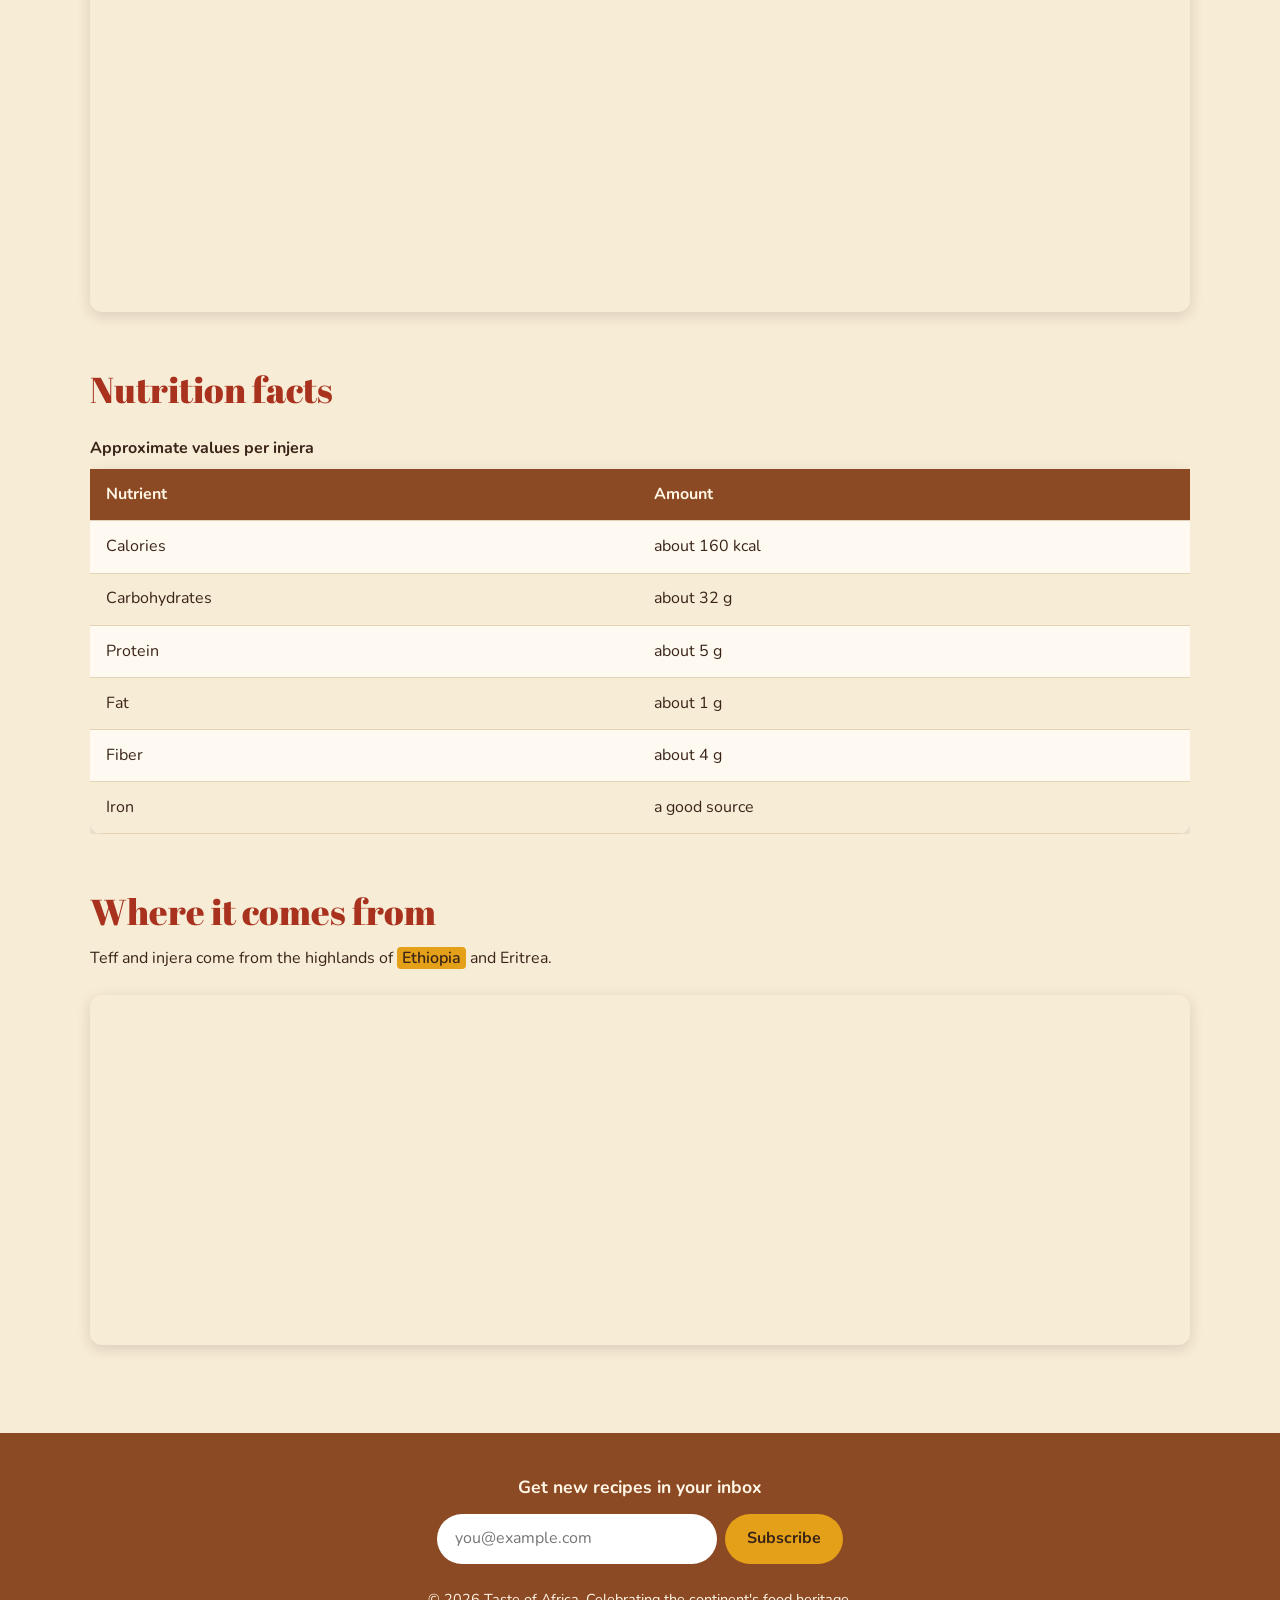
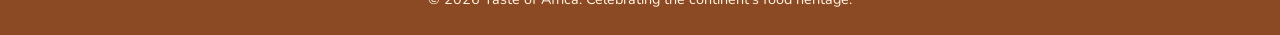
<file: recipes/injera.html>
<!DOCTYPE html>
<html lang="en">
<head>
  <meta charset="UTF-8">
  <meta name="viewport" content="width=device-width, initial-scale=1.0">
  <meta name="description" content="How to make Ethiopian injera flatbread from teff flour.">
  <title>Injera | Taste of Africa</title>

  <!-- Google Fonts: Abril Fatface for headings, Nunito for body text -->
  <link rel="preconnect" href="https://fonts.googleapis.com">
  <link rel="preconnect" href="https://fonts.gstatic.com" crossorigin>
  <link href="https://fonts.googleapis.com/css2?family=Abril+Fatface&family=Nunito:wght@400;600;700&display=swap" rel="stylesheet">

  <!-- This page is inside /recipes, so paths start with ../ -->
  <link rel="stylesheet" href="../styles.css">
  <script src="../script.js" defer></script>
</head>
<body>
  <header class="site-header">
    <a href="../index.html" class="logo">Taste of Africa</a>
    <nav aria-label="Main navigation">
      <ul class="nav-links">
        <li><a href="../index.html">Home</a></li>
        <li><a href="../recipes.html" class="active">Recipes</a></li>
        <li><a href="../regions.html">Regions</a></li>
        <li><a href="../about.html">About</a></li>
        <li><a href="../contact.html">Contact</a></li>
      </ul>
    </nav>
    <button id="theme-toggle" class="theme-toggle" aria-label="Toggle dark mode">🌙</button>
  </header>

  <main>
    <a href="../recipes.html" class="back-link">← Back to all recipes</a>

    <article>
      <!-- ========== DISH NAME, IMAGE & CULTURAL DESCRIPTION ========== -->
      <section class="recipe-header">
        <img src="../images/injera.jpg" alt="Injera flatbread topped with colourful stews">
        <div>
          <span class="region-tag">East Africa</span>
          <h1>Injera</h1>
          <p>Injera is the heart of every Ethiopian and Eritrean meal. This large, spongy flatbread is made from <mark>teff</mark>, a tiny grain native to the Ethiopian highlands, and fermented for several days, which gives it a pleasant sour taste and its famous bubbly surface.</p>
          <p>Injera is plate, cutlery and food all at once. Stews such as <mark>doro wot</mark> and misir wot are spooned on top, and diners tear off pieces with their right hand to scoop them up. Sharing from one platter, and feeding a loved one a bite by hand (called <em>gursha</em>), is a sign of friendship and respect.</p>
          <ul class="recipe-meta">
            <li>⏱ 3 days (fermenting) + 30 min</li>
            <li>🍽 Makes about 8 injera</li>
            <li>📍 Ethiopia, Eritrea</li>
          </ul>
        </div>
      </section>

      <!-- ========== INGREDIENTS & INSTRUCTIONS ========== -->
      <section class="recipe-body">

        <!-- Ingredients with servings scaler.
             Each .qty has data-amount = the amount for the base servings.
             script.js multiplies it when the servings number changes. -->
        <div class="ingredients">
          <h2>Ingredients</h2>
          <div class="scaler">
            <label for="servings">Number of injera:</label>
            <input type="number" id="servings" min="1" max="20" value="8" data-base="8">
          </div>
          <ul>
            <li><span class="qty" data-amount="2">2</span> cups <mark>teff</mark> flour</li>
            <li><span class="qty" data-amount="3">3</span> cups lukewarm water (plus extra for thinning)</li>
            <li><span class="qty" data-amount="0.5">0.5</span> tsp salt</li>
            <li><span class="qty" data-amount="1">1</span> tsp vegetable oil, for the pan</li>
          </ul>
        </div>

        <!-- Expandable cooking instructions -->
        <div class="instructions">
          <h2>Instructions</h2>
          <details open>
            <summary>Step 1: Mix the batter</summary>
            <ol>
              <li>In a large glass or ceramic bowl, whisk the teff flour with 3 cups of lukewarm water until smooth and lump-free.</li>
              <li>Cover loosely with a clean cloth.</li>
            </ol>
          </details>

          <details>
            <summary>Step 2: Ferment for 2–3 days</summary>
            <ol>
              <li>Leave the bowl at room temperature. After a day or two you will see bubbles and smell a sour aroma: that is the fermentation working.</li>
              <li>A layer of water may form on top. Pour most of it off before cooking.</li>
            </ol>
          </details>

          <details>
            <summary>Step 3: Prepare to cook</summary>
            <ol>
              <li>Stir in the salt and enough water to make a thin batter, like pancake batter.</li>
              <li>Heat a large non-stick pan over medium heat and wipe it lightly with oil.</li>
            </ol>
          </details>

          <details>
            <summary>Step 4: Cook the injera</summary>
            <ol>
              <li>Pour batter in a spiral from the outside in, then tilt the pan to cover the base.</li>
              <li>When holes appear across the surface, cover with a lid for 1–2 minutes until the top is set. Do not flip it.</li>
              <li>Slide onto a cloth to cool, and repeat with the rest of the batter.</li>
            </ol>
          </details>
        </div>
      </section>

      <!-- ========== VIDEO TUTORIAL ========== -->
      <section>
        <h2>Watch how it's made</h2>
        <div class="video-wrapper">
          <!-- Replace VIDEO_ID with a injera tutorial video ID -->
          <iframe
            src="https://www.youtube.com/embed/VLDlO2CIMbQ"
            title="How to make injera"
            allow="accelerometer; autoplay; clipboard-write; encrypted-media; gyroscope; picture-in-picture"
            allowfullscreen
            loading="lazy"></iframe>
        </div>
      </section>

      <!-- ========== NUTRITION TABLE ========== -->
      <section>
        <h2>Nutrition facts</h2>
        <div class="table-wrapper">
          <table class="nutrition-table">
            <caption>Approximate values per injera</caption>
            <thead>
              <tr>
                <th scope="col">Nutrient</th>
                <th scope="col">Amount</th>
              </tr>
            </thead>
            <tbody>
              <tr><td>Calories</td><td>about 160 kcal</td></tr>
              <tr><td>Carbohydrates</td><td>about 32 g</td></tr>
              <tr><td>Protein</td><td>about 5 g</td></tr>
              <tr><td>Fat</td><td>about 1 g</td></tr>
              <tr><td>Fiber</td><td>about 4 g</td></tr>
              <tr><td>Iron</td><td>a good source</td></tr>
            </tbody>
          </table>
        </div>
      </section>

      <!-- ========== MAP OF COUNTRY OF ORIGIN ========== -->
      <section>
        <h2>Where it comes from</h2>
        <p>Teff and injera come from the highlands of <mark>Ethiopia</mark> and Eritrea.</p>
        <div class="map-wrapper">
          <iframe
            src="https://www.google.com/maps?q=Ethiopia&output=embed"
            title="Map of Ethiopia, the origin of injera"
            loading="lazy"
            referrerpolicy="no-referrer-when-downgrade"></iframe>
        </div>
      </section>
    </article>
  </main>

  <footer class="site-footer">
    <!-- Newsletter signup (optional enhancement) -->
    <form class="newsletter" id="newsletter-form">
      <label for="newsletter-email">Get new recipes in your inbox</label>
      <div class="newsletter-row">
        <input type="email" id="newsletter-email" placeholder="you@example.com" required>
        <button type="submit">Subscribe</button>
      </div>
    </form>
    <p>&copy; 2026 Taste of Africa. Celebrating the continent's food heritage.</p>
  </footer>
</body>
</html>
</file>
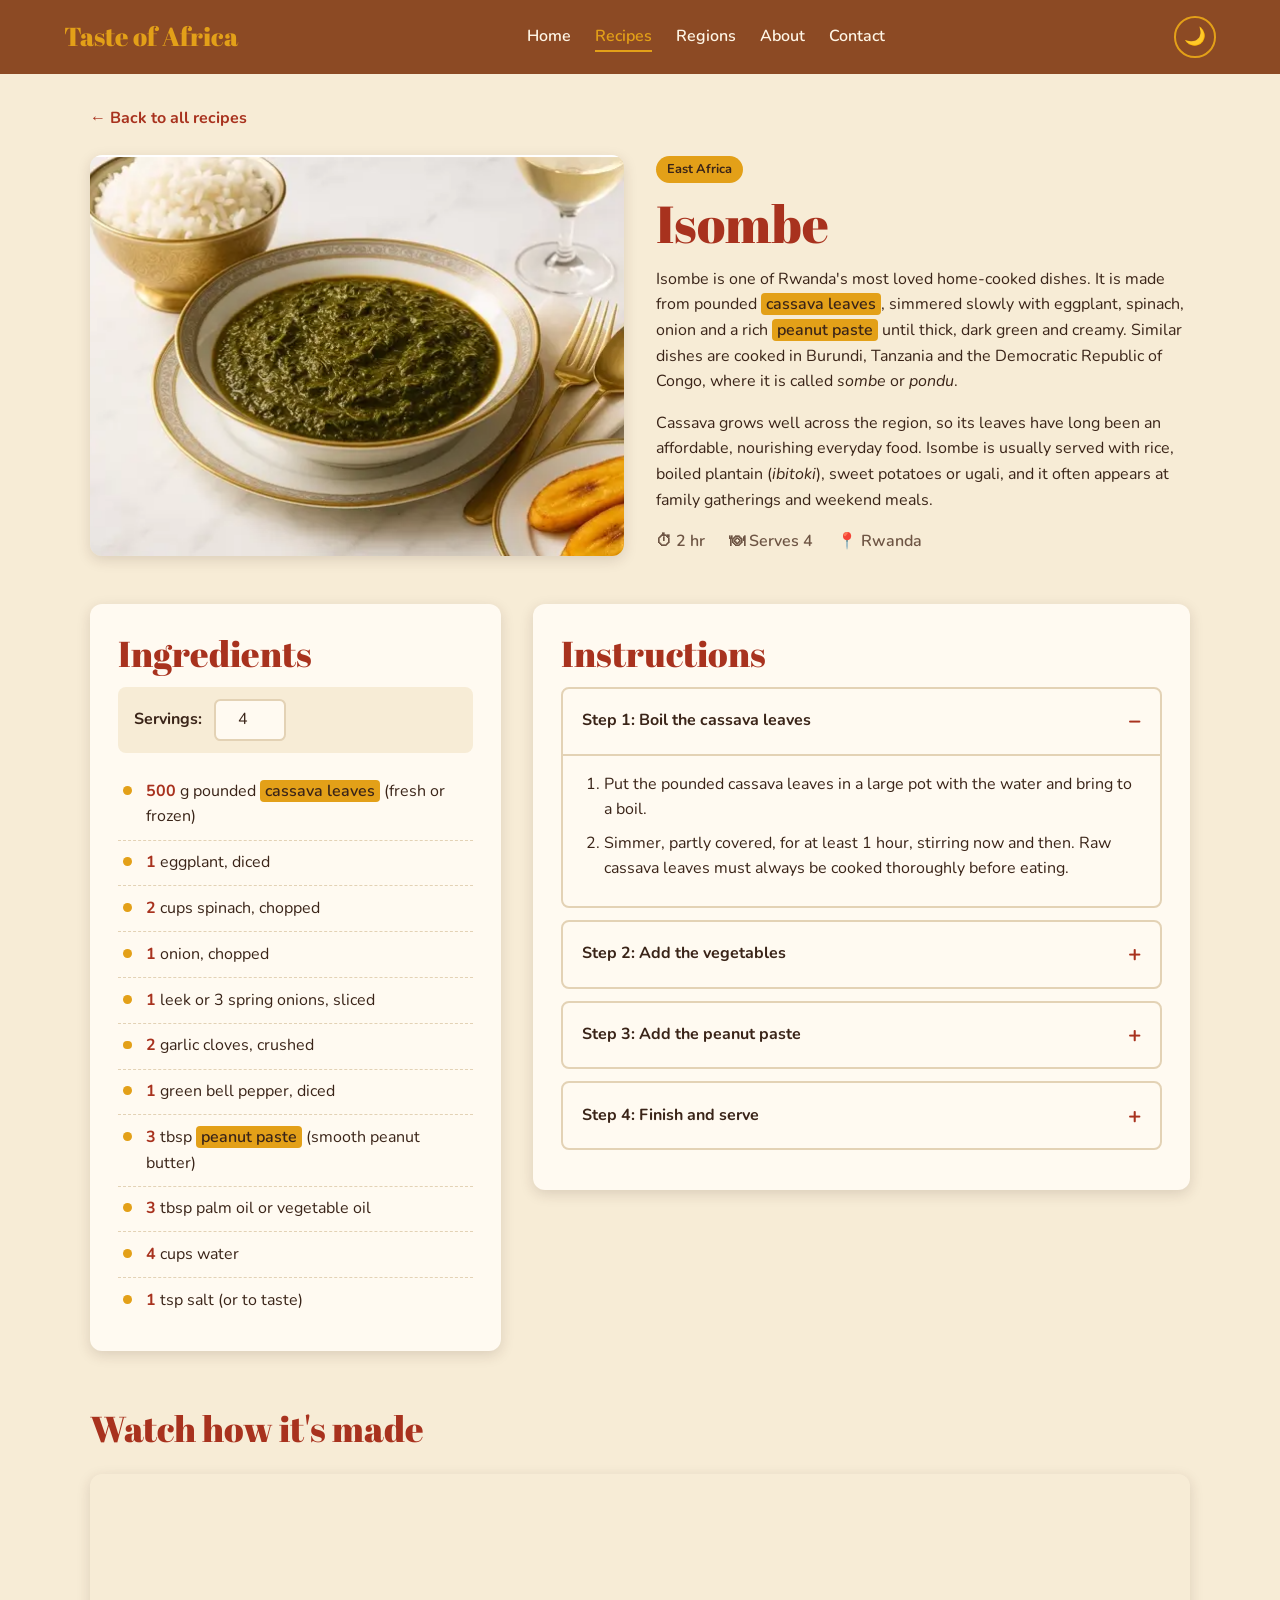
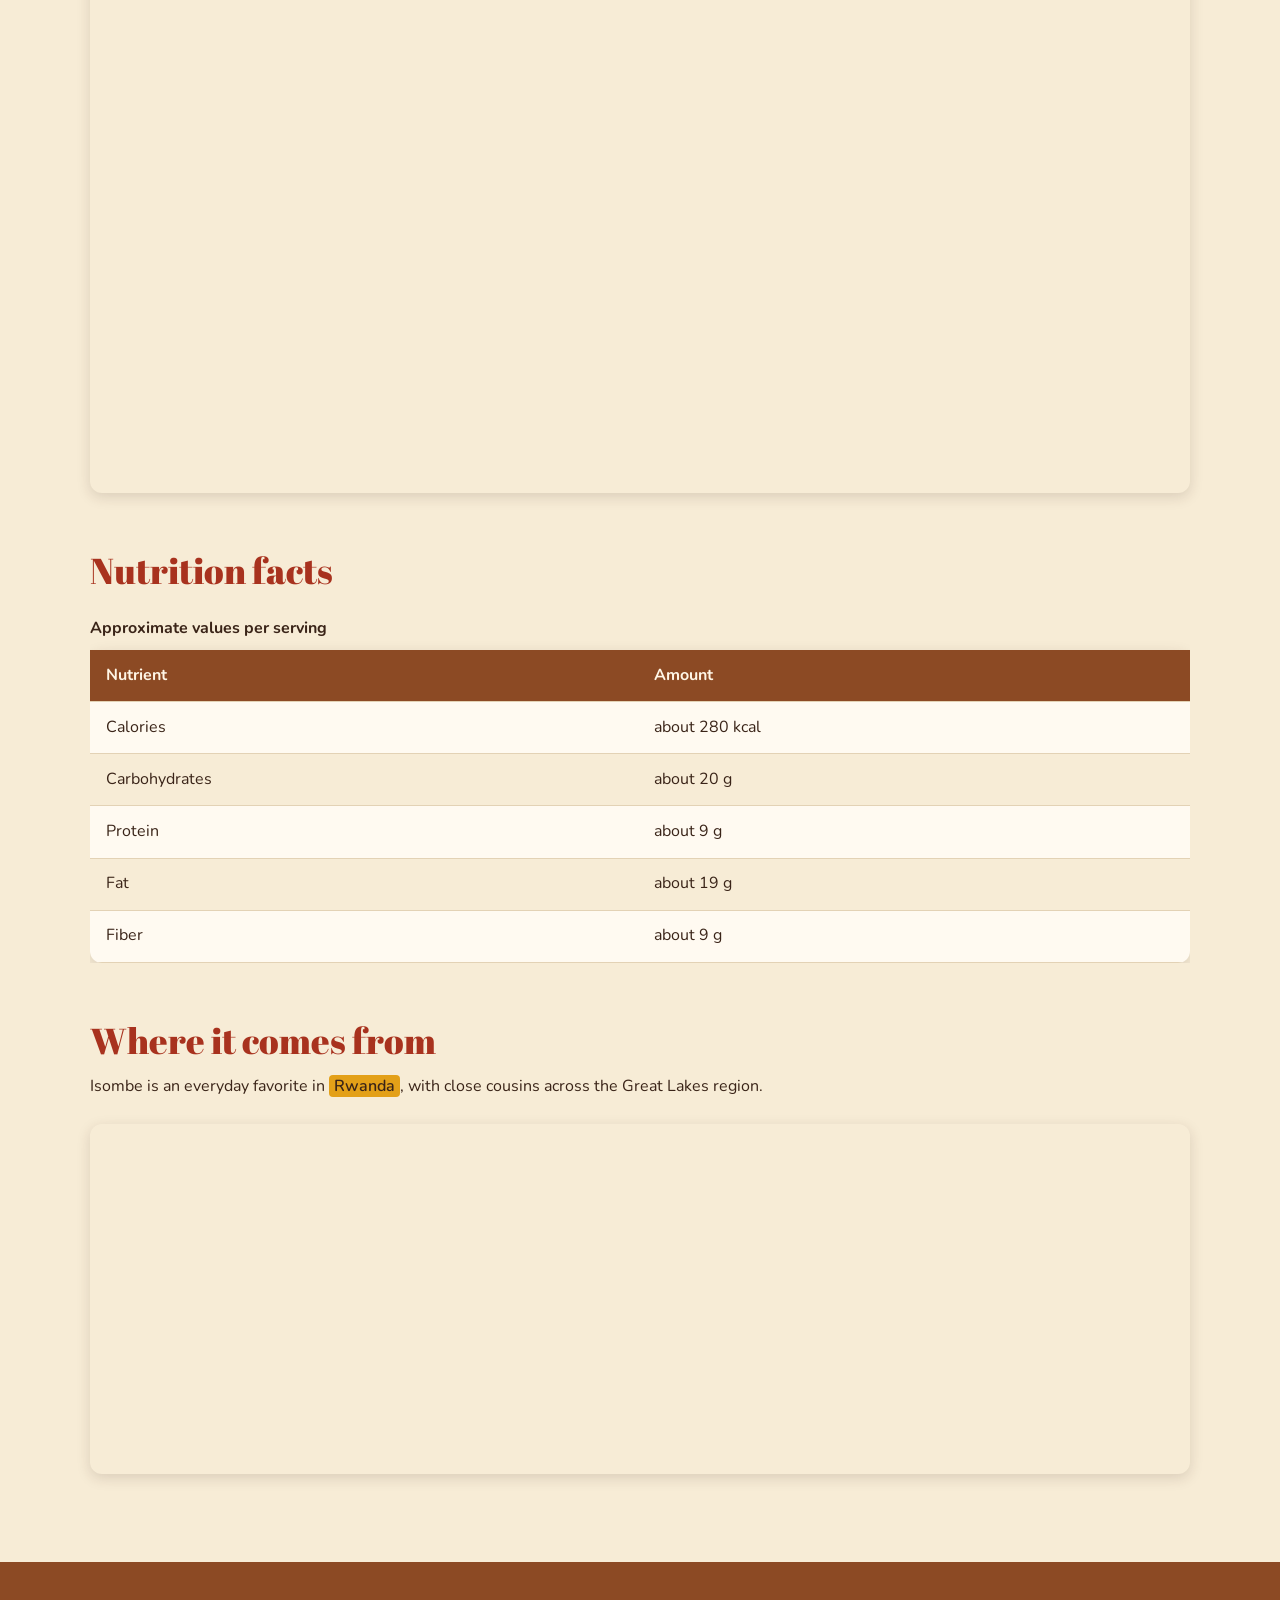
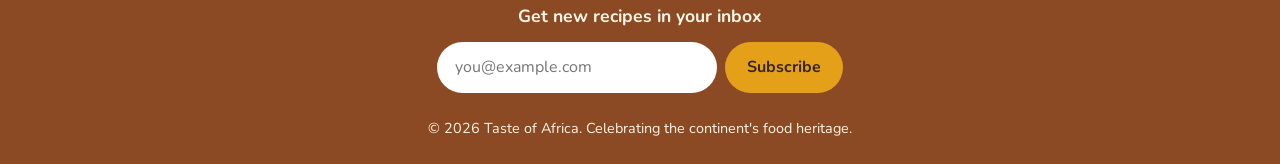
<file: recipes/isombe.html>
<!DOCTYPE html>
<html lang="en">
<head>
  <meta charset="UTF-8">
  <meta name="viewport" content="width=device-width, initial-scale=1.0">
  <meta name="description" content="How to cook Rwandan isombe with cassava leaves, eggplant and peanut paste.">
  <title>Isombe | Taste of Africa</title>

  <!-- Google Fonts: Abril Fatface for headings, Nunito for body text -->
  <link rel="preconnect" href="https://fonts.googleapis.com">
  <link rel="preconnect" href="https://fonts.gstatic.com" crossorigin>
  <link href="https://fonts.googleapis.com/css2?family=Abril+Fatface&family=Nunito:wght@400;600;700&display=swap" rel="stylesheet">

  <!-- This page is inside /recipes, so paths start with ../ -->
  <link rel="stylesheet" href="../styles.css">
  <script src="../script.js" defer></script>
</head>
<body>
  <header class="site-header">
    <a href="../index.html" class="logo">Taste of Africa</a>
    <nav aria-label="Main navigation">
      <ul class="nav-links">
        <li><a href="../index.html">Home</a></li>
        <li><a href="../recipes.html" class="active">Recipes</a></li>
        <li><a href="../regions.html">Regions</a></li>
        <li><a href="../about.html">About</a></li>
        <li><a href="../contact.html">Contact</a></li>
      </ul>
    </nav>
    <button id="theme-toggle" class="theme-toggle" aria-label="Toggle dark mode">🌙</button>
  </header>

  <main>
    <a href="../recipes.html" class="back-link">← Back to all recipes</a>

    <article>
      <!-- ========== DISH NAME, IMAGE & CULTURAL DESCRIPTION ========== -->
      <section class="recipe-header">
        <img src="../images/isombe.png" alt="A bowl of dark green isombe made from cassava leaves">
        <div>
          <span class="region-tag">East Africa</span>
          <h1>Isombe</h1>
          <p>Isombe is one of Rwanda's most loved home-cooked dishes. It is made from pounded <mark>cassava leaves</mark>, simmered slowly with eggplant, spinach, onion and a rich <mark>peanut paste</mark> until thick, dark green and creamy. Similar dishes are cooked in Burundi, Tanzania and the Democratic Republic of Congo, where it is called <em>sombe</em> or <em>pondu</em>.</p>
          <p>Cassava grows well across the region, so its leaves have long been an affordable, nourishing everyday food. Isombe is usually served with rice, boiled plantain (<em>ibitoki</em>), sweet potatoes or ugali, and it often appears at family gatherings and weekend meals.</p>
          <ul class="recipe-meta">
            <li>⏱ 2 hr</li>
            <li>🍽 Serves 4</li>
            <li>📍 Rwanda</li>
          </ul>
        </div>
      </section>

      <!-- ========== INGREDIENTS & INSTRUCTIONS ========== -->
      <section class="recipe-body">

        <!-- Ingredients with servings scaler.
             Each .qty has data-amount = the amount for the base servings.
             script.js multiplies it when the servings number changes. -->
        <div class="ingredients">
          <h2>Ingredients</h2>
          <div class="scaler">
            <label for="servings">Servings:</label>
            <input type="number" id="servings" min="1" max="20" value="4" data-base="4">
          </div>
          <ul>
            <li><span class="qty" data-amount="500">500</span> g pounded <mark>cassava leaves</mark> (fresh or frozen)</li>
            <li><span class="qty" data-amount="1">1</span> eggplant, diced</li>
            <li><span class="qty" data-amount="2">2</span> cups spinach, chopped</li>
            <li><span class="qty" data-amount="1">1</span> onion, chopped</li>
            <li><span class="qty" data-amount="1">1</span> leek or 3 spring onions, sliced</li>
            <li><span class="qty" data-amount="2">2</span> garlic cloves, crushed</li>
            <li><span class="qty" data-amount="1">1</span> green bell pepper, diced</li>
            <li><span class="qty" data-amount="3">3</span> tbsp <mark>peanut paste</mark> (smooth peanut butter)</li>
            <li><span class="qty" data-amount="3">3</span> tbsp palm oil or vegetable oil</li>
            <li><span class="qty" data-amount="4">4</span> cups water</li>
            <li><span class="qty" data-amount="1">1</span> tsp salt (or to taste)</li>
          </ul>
        </div>

        <!-- Expandable cooking instructions -->
        <div class="instructions">
          <h2>Instructions</h2>
          <details open>
            <summary>Step 1: Boil the cassava leaves</summary>
            <ol>
              <li>Put the pounded cassava leaves in a large pot with the water and bring to a boil.</li>
              <li>Simmer, partly covered, for at least 1 hour, stirring now and then. Raw cassava leaves must always be cooked thoroughly before eating.</li>
            </ol>
          </details>

          <details>
            <summary>Step 2: Add the vegetables</summary>
            <ol>
              <li>Add the onion, leek, garlic, eggplant and green pepper.</li>
              <li>Cook for another 20 minutes until the eggplant is very soft.</li>
            </ol>
          </details>

          <details>
            <summary>Step 3: Add the peanut paste</summary>
            <ol>
              <li>Loosen the peanut paste with a little hot liquid from the pot, then stir it in.</li>
              <li>Add the spinach and salt and simmer for 15 minutes, stirring so it does not stick.</li>
            </ol>
          </details>

          <details>
            <summary>Step 4: Finish and serve</summary>
            <ol>
              <li>Stir in the oil and cook for 5 more minutes until thick and creamy.</li>
              <li>Serve hot with rice, boiled plantain or sweet potatoes.</li>
            </ol>
          </details>
        </div>
      </section>

      <!-- ========== VIDEO TUTORIAL ========== -->
      <section>
        <h2>Watch how it's made</h2>
        <div class="video-wrapper">
          <!-- Replace VIDEO_ID with a isombe tutorial video ID -->
          <iframe
            src="https://www.youtube.com/embed/LCwueWa3LsQ"
            title="How to make isombe"
            allow="accelerometer; autoplay; clipboard-write; encrypted-media; gyroscope; picture-in-picture"
            allowfullscreen
            loading="lazy"></iframe>
        </div>
      </section>

      <!-- ========== NUTRITION TABLE ========== -->
      <section>
        <h2>Nutrition facts</h2>
        <div class="table-wrapper">
          <table class="nutrition-table">
            <caption>Approximate values per serving</caption>
            <thead>
              <tr>
                <th scope="col">Nutrient</th>
                <th scope="col">Amount</th>
              </tr>
            </thead>
            <tbody>
              <tr><td>Calories</td><td>about 280 kcal</td></tr>
              <tr><td>Carbohydrates</td><td>about 20 g</td></tr>
              <tr><td>Protein</td><td>about 9 g</td></tr>
              <tr><td>Fat</td><td>about 19 g</td></tr>
              <tr><td>Fiber</td><td>about 9 g</td></tr>
            </tbody>
          </table>
        </div>
      </section>

      <!-- ========== MAP OF COUNTRY OF ORIGIN ========== -->
      <section>
        <h2>Where it comes from</h2>
        <p>Isombe is an everyday favorite in <mark>Rwanda</mark>, with close cousins across the Great Lakes region.</p>
        <div class="map-wrapper">
          <iframe
            src="https://www.google.com/maps?q=Rwanda&output=embed"
            title="Map of Rwanda, the origin of isombe"
            loading="lazy"
            referrerpolicy="no-referrer-when-downgrade"></iframe>
        </div>
      </section>
    </article>
  </main>

  <footer class="site-footer">
    <!-- Newsletter signup (optional enhancement) -->
    <form class="newsletter" id="newsletter-form">
      <label for="newsletter-email">Get new recipes in your inbox</label>
      <div class="newsletter-row">
        <input type="email" id="newsletter-email" placeholder="you@example.com" required>
        <button type="submit">Subscribe</button>
      </div>
    </form>
    <p>&copy; 2026 Taste of Africa. Celebrating the continent's food heritage.</p>
  </footer>
</body>
</html>
</file>
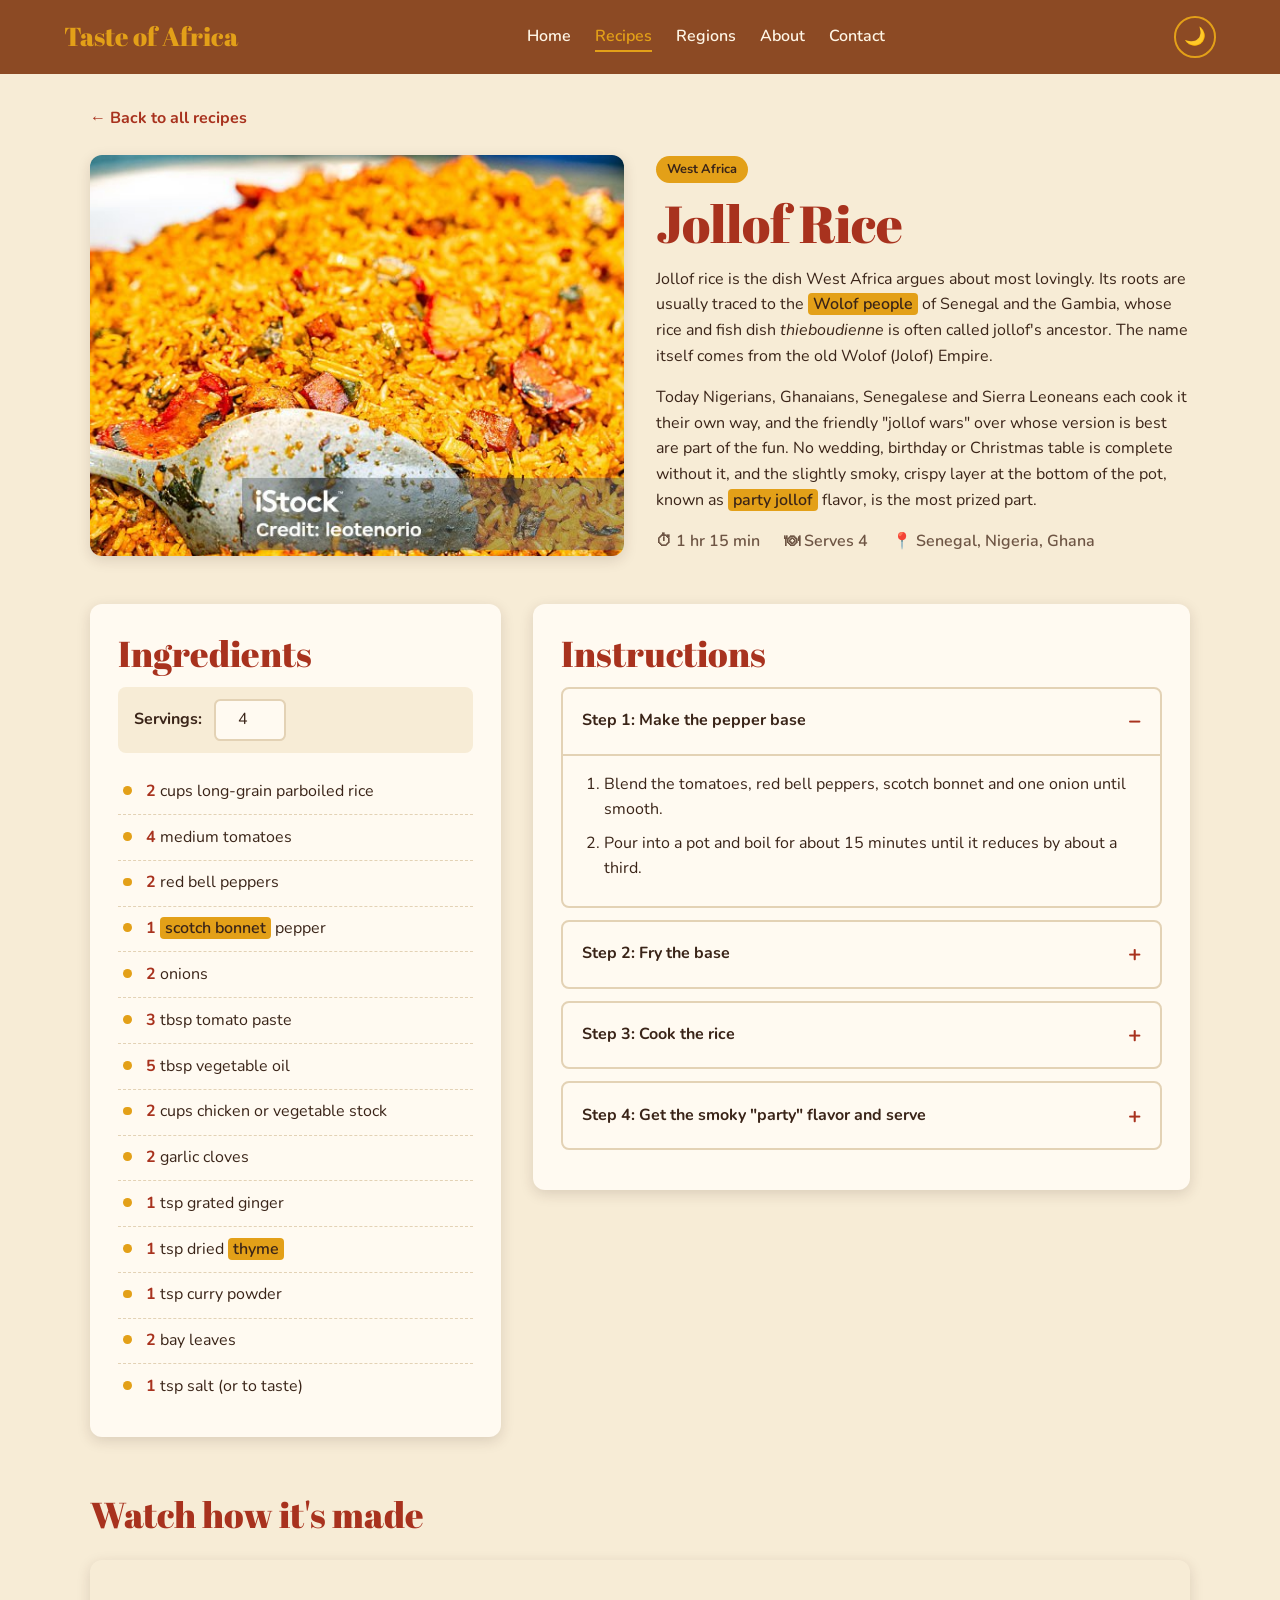
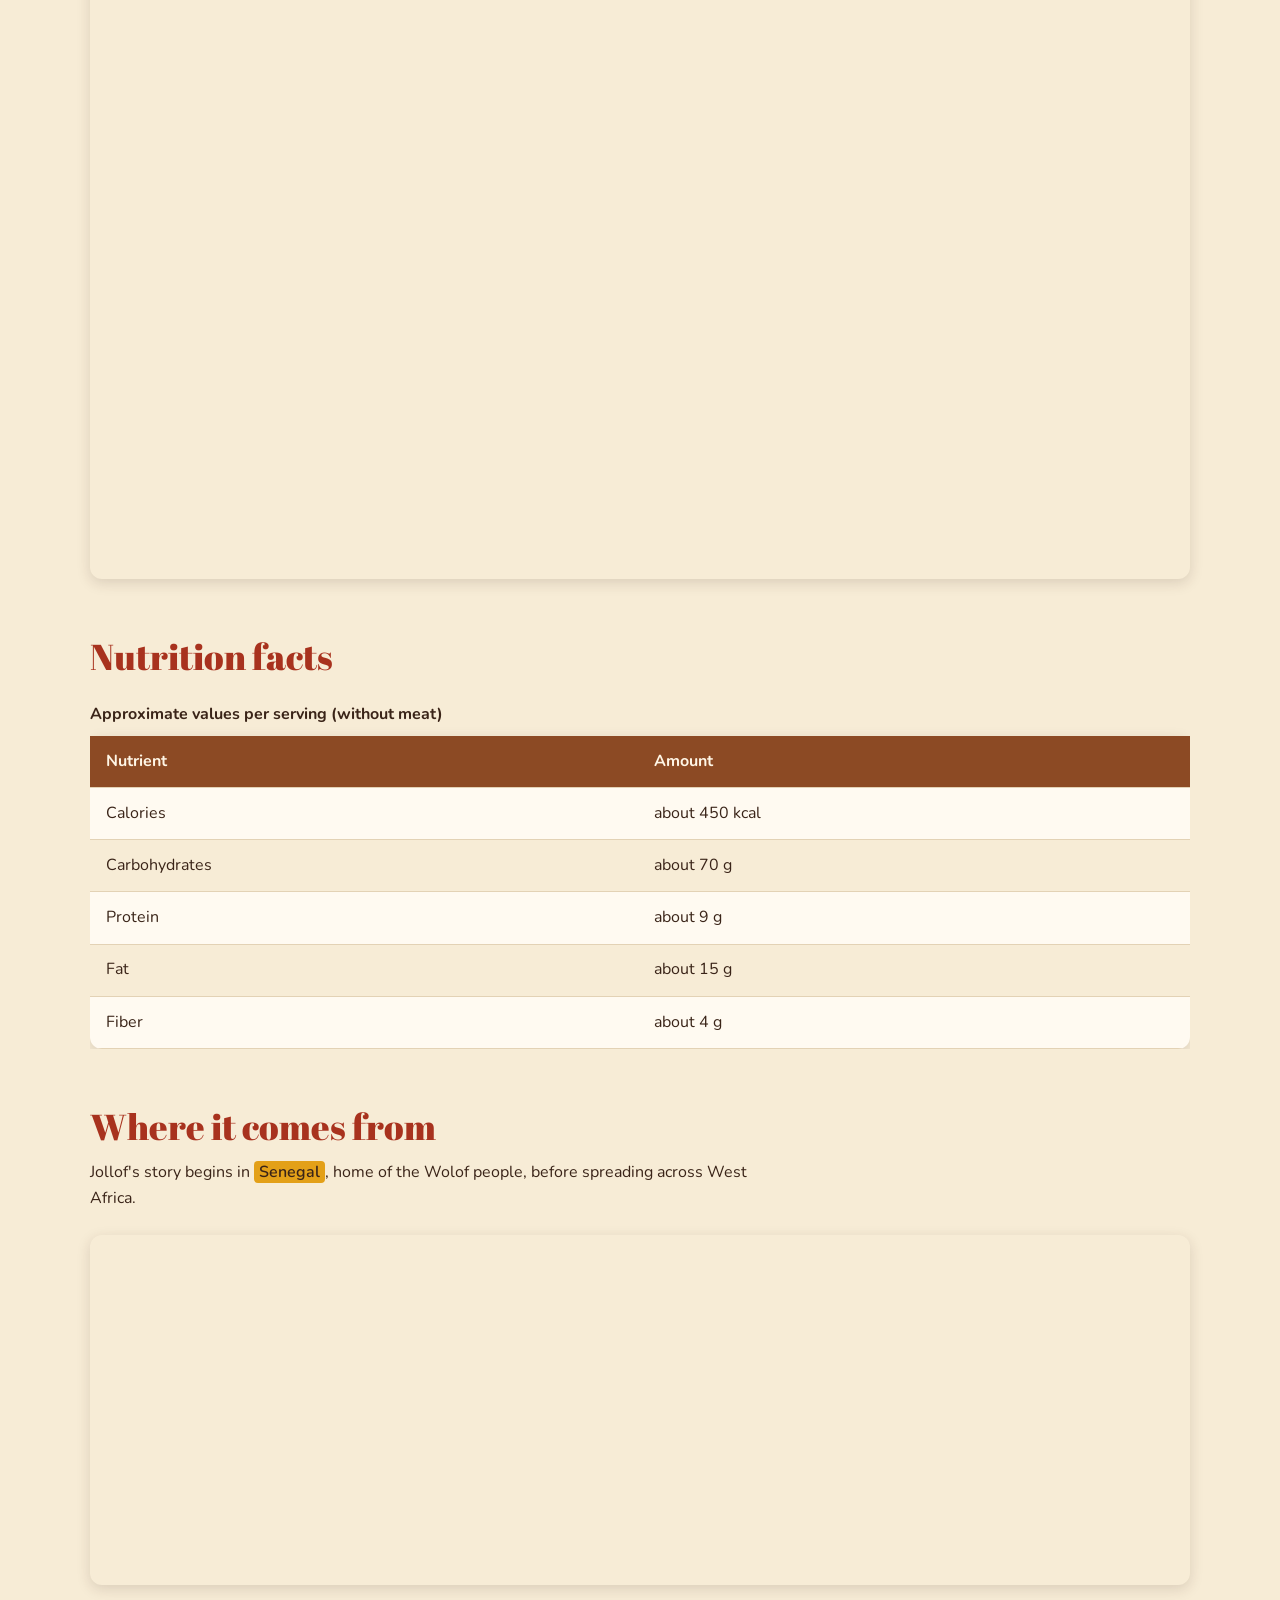
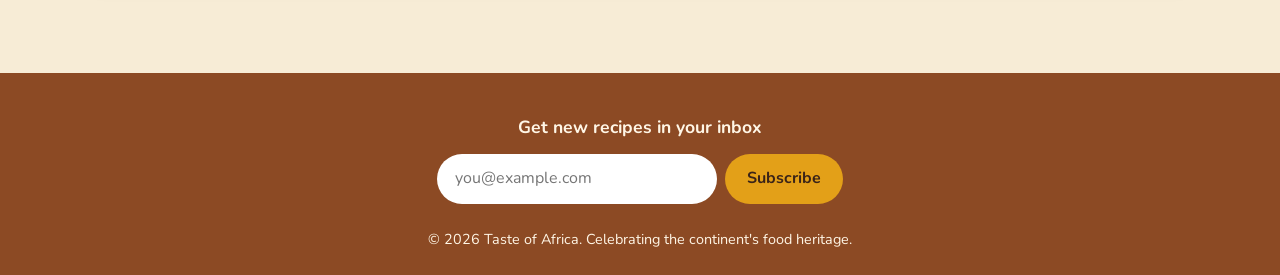
<file: recipes/jollof.html>
<!DOCTYPE html>
<html lang="en">
<head>
  <meta charset="UTF-8">
  <meta name="viewport" content="width=device-width, initial-scale=1.0">
  <meta name="description" content="How to cook West African jollof rice, with its history, ingredients and step-by-step instructions.">
  <title>Jollof Rice | Taste of Africa</title>

  <!-- Google Fonts: Abril Fatface for headings, Nunito for body text -->
  <link rel="preconnect" href="https://fonts.googleapis.com">
  <link rel="preconnect" href="https://fonts.gstatic.com" crossorigin>
  <link href="https://fonts.googleapis.com/css2?family=Abril+Fatface&family=Nunito:wght@400;600;700&display=swap" rel="stylesheet">

  <!-- This page is inside /recipes, so paths start with ../ -->
  <link rel="stylesheet" href="../styles.css">
  <script src="../script.js" defer></script>
</head>
<body>
  <header class="site-header">
    <a href="../index.html" class="logo">Taste of Africa</a>
    <nav aria-label="Main navigation">
      <ul class="nav-links">
        <li><a href="../index.html">Home</a></li>
        <li><a href="../recipes.html" class="active">Recipes</a></li>
        <li><a href="../regions.html">Regions</a></li>
        <li><a href="../about.html">About</a></li>
        <li><a href="../contact.html">Contact</a></li>
      </ul>
    </nav>
    <button id="theme-toggle" class="theme-toggle" aria-label="Toggle dark mode">🌙</button>
  </header>

  <main>
    <a href="../recipes.html" class="back-link">← Back to all recipes</a>

    <article>
      <!-- ========== DISH NAME, IMAGE & CULTURAL DESCRIPTION ========== -->
      <section class="recipe-header">
        <img src="../images/jollof.jpg" alt="A plate of bright orange jollof rice served with fried plantain">
        <div>
          <span class="region-tag">West Africa</span>
          <h1>Jollof Rice</h1>
          <p>Jollof rice is the dish West Africa argues about most lovingly. Its roots are usually traced to the <mark>Wolof people</mark> of Senegal and the Gambia, whose rice and fish dish <em>thieboudienne</em> is often called jollof's ancestor. The name itself comes from the old Wolof (Jolof) Empire.</p>
          <p>Today Nigerians, Ghanaians, Senegalese and Sierra Leoneans each cook it their own way, and the friendly "jollof wars" over whose version is best are part of the fun. No wedding, birthday or Christmas table is complete without it, and the slightly smoky, crispy layer at the bottom of the pot, known as <mark>party jollof</mark> flavor, is the most prized part.</p>
          <ul class="recipe-meta">
            <li>⏱ 1 hr 15 min</li>
            <li>🍽 Serves 4</li>
            <li>📍 Senegal, Nigeria, Ghana</li>
          </ul>
        </div>
      </section>

      <!-- ========== INGREDIENTS & INSTRUCTIONS ========== -->
      <section class="recipe-body">

        <!-- Ingredients with servings scaler.
             Each .qty has data-amount = the amount for the base servings.
             script.js multiplies it when the servings number changes. -->
        <div class="ingredients">
          <h2>Ingredients</h2>
          <div class="scaler">
            <label for="servings">Servings:</label>
            <input type="number" id="servings" min="1" max="20" value="4" data-base="4">
          </div>
          <ul>
            <li><span class="qty" data-amount="2">2</span> cups long-grain parboiled rice</li>
            <li><span class="qty" data-amount="4">4</span> medium tomatoes</li>
            <li><span class="qty" data-amount="2">2</span> red bell peppers</li>
            <li><span class="qty" data-amount="1">1</span> <mark>scotch bonnet</mark> pepper</li>
            <li><span class="qty" data-amount="2">2</span> onions</li>
            <li><span class="qty" data-amount="3">3</span> tbsp tomato paste</li>
            <li><span class="qty" data-amount="5">5</span> tbsp vegetable oil</li>
            <li><span class="qty" data-amount="2">2</span> cups chicken or vegetable stock</li>
            <li><span class="qty" data-amount="2">2</span> garlic cloves</li>
            <li><span class="qty" data-amount="1">1</span> tsp grated ginger</li>
            <li><span class="qty" data-amount="1">1</span> tsp dried <mark>thyme</mark></li>
            <li><span class="qty" data-amount="1">1</span> tsp curry powder</li>
            <li><span class="qty" data-amount="2">2</span> bay leaves</li>
            <li><span class="qty" data-amount="1">1</span> tsp salt (or to taste)</li>
          </ul>
        </div>

        <!-- Expandable cooking instructions -->
        <div class="instructions">
          <h2>Instructions</h2>

          <details open>
            <summary>Step 1: Make the pepper base</summary>
            <ol>
              <li>Blend the tomatoes, red bell peppers, scotch bonnet and one onion until smooth.</li>
              <li>Pour into a pot and boil for about 15 minutes until it reduces by about a third.</li>
            </ol>
          </details>

          <details>
            <summary>Step 2: Fry the base</summary>
            <ol>
              <li>Heat the oil in a large, heavy pot. Slice the second onion and fry until soft.</li>
              <li>Add the garlic, ginger and tomato paste. Fry for 3–4 minutes, stirring, until the paste darkens.</li>
              <li>Add the reduced pepper base, thyme, curry powder, bay leaves and salt. Cook for 10 minutes until the oil rises to the top.</li>
            </ol>
          </details>

          <details>
            <summary>Step 3: Cook the rice</summary>
            <ol>
              <li>Rinse the rice until the water runs clear, then stir it into the sauce.</li>
              <li>Add the stock, cover the pot tightly (foil under the lid helps) and cook on low heat for 30 minutes.</li>
              <li>Stir gently once or twice. If the rice is still hard, add a splash of water and keep cooking.</li>
            </ol>
          </details>

          <details>
            <summary>Step 4: Get the smoky "party" flavor and serve</summary>
            <ol>
              <li>When the rice is cooked, turn the heat up for 2–3 minutes without stirring so the bottom toasts slightly.</li>
              <li>Remove the bay leaves and serve with fried plantain, coleslaw or grilled chicken.</li>
            </ol>
          </details>
        </div>
      </section>

      <!-- ========== VIDEO TUTORIAL ========== -->
      <section>
        <h2>Watch how it's made</h2>
        <div class="video-wrapper">
          <!-- Replace VIDEO_ID with a jollof rice tutorial video ID -->
          <iframe
            src="https://www.youtube.com/embed/tuC4WWo60qU"
            title="How to cook jollof rice"
            allow="accelerometer; autoplay; clipboard-write; encrypted-media; gyroscope; picture-in-picture"
            allowfullscreen
            loading="lazy"></iframe>
        </div>
      </section>

      <!-- ========== NUTRITION TABLE ========== -->
      <section>
        <h2>Nutrition facts</h2>
        <div class="table-wrapper">
          <table class="nutrition-table">
            <caption>Approximate values per serving (without meat)</caption>
            <thead>
              <tr>
                <th scope="col">Nutrient</th>
                <th scope="col">Amount</th>
              </tr>
            </thead>
            <tbody>
              <tr><td>Calories</td><td>about 450 kcal</td></tr>
              <tr><td>Carbohydrates</td><td>about 70 g</td></tr>
              <tr><td>Protein</td><td>about 9 g</td></tr>
              <tr><td>Fat</td><td>about 15 g</td></tr>
              <tr><td>Fiber</td><td>about 4 g</td></tr>
            </tbody>
          </table>
        </div>
      </section>

      <!-- ========== MAP OF COUNTRY OF ORIGIN ========== -->
      <section>
        <h2>Where it comes from</h2>
        <p>Jollof's story begins in <mark>Senegal</mark>, home of the Wolof people, before spreading across West Africa.</p>
        <div class="map-wrapper">
          <iframe
            src="https://www.google.com/maps?q=Senegal&output=embed"
            title="Map of Senegal, the origin of jollof rice"
            loading="lazy"
            referrerpolicy="no-referrer-when-downgrade"></iframe>
        </div>
      </section>
    </article>
  </main>

  <footer class="site-footer">
    <!-- Newsletter signup (optional enhancement) -->
    <form class="newsletter" id="newsletter-form">
      <label for="newsletter-email">Get new recipes in your inbox</label>
      <div class="newsletter-row">
        <input type="email" id="newsletter-email" placeholder="you@example.com" required>
        <button type="submit">Subscribe</button>
      </div>
    </form>
    <p>&copy; 2026 Taste of Africa. Celebrating the continent's food heritage.</p>
  </footer>
</body>
</html>
</file>
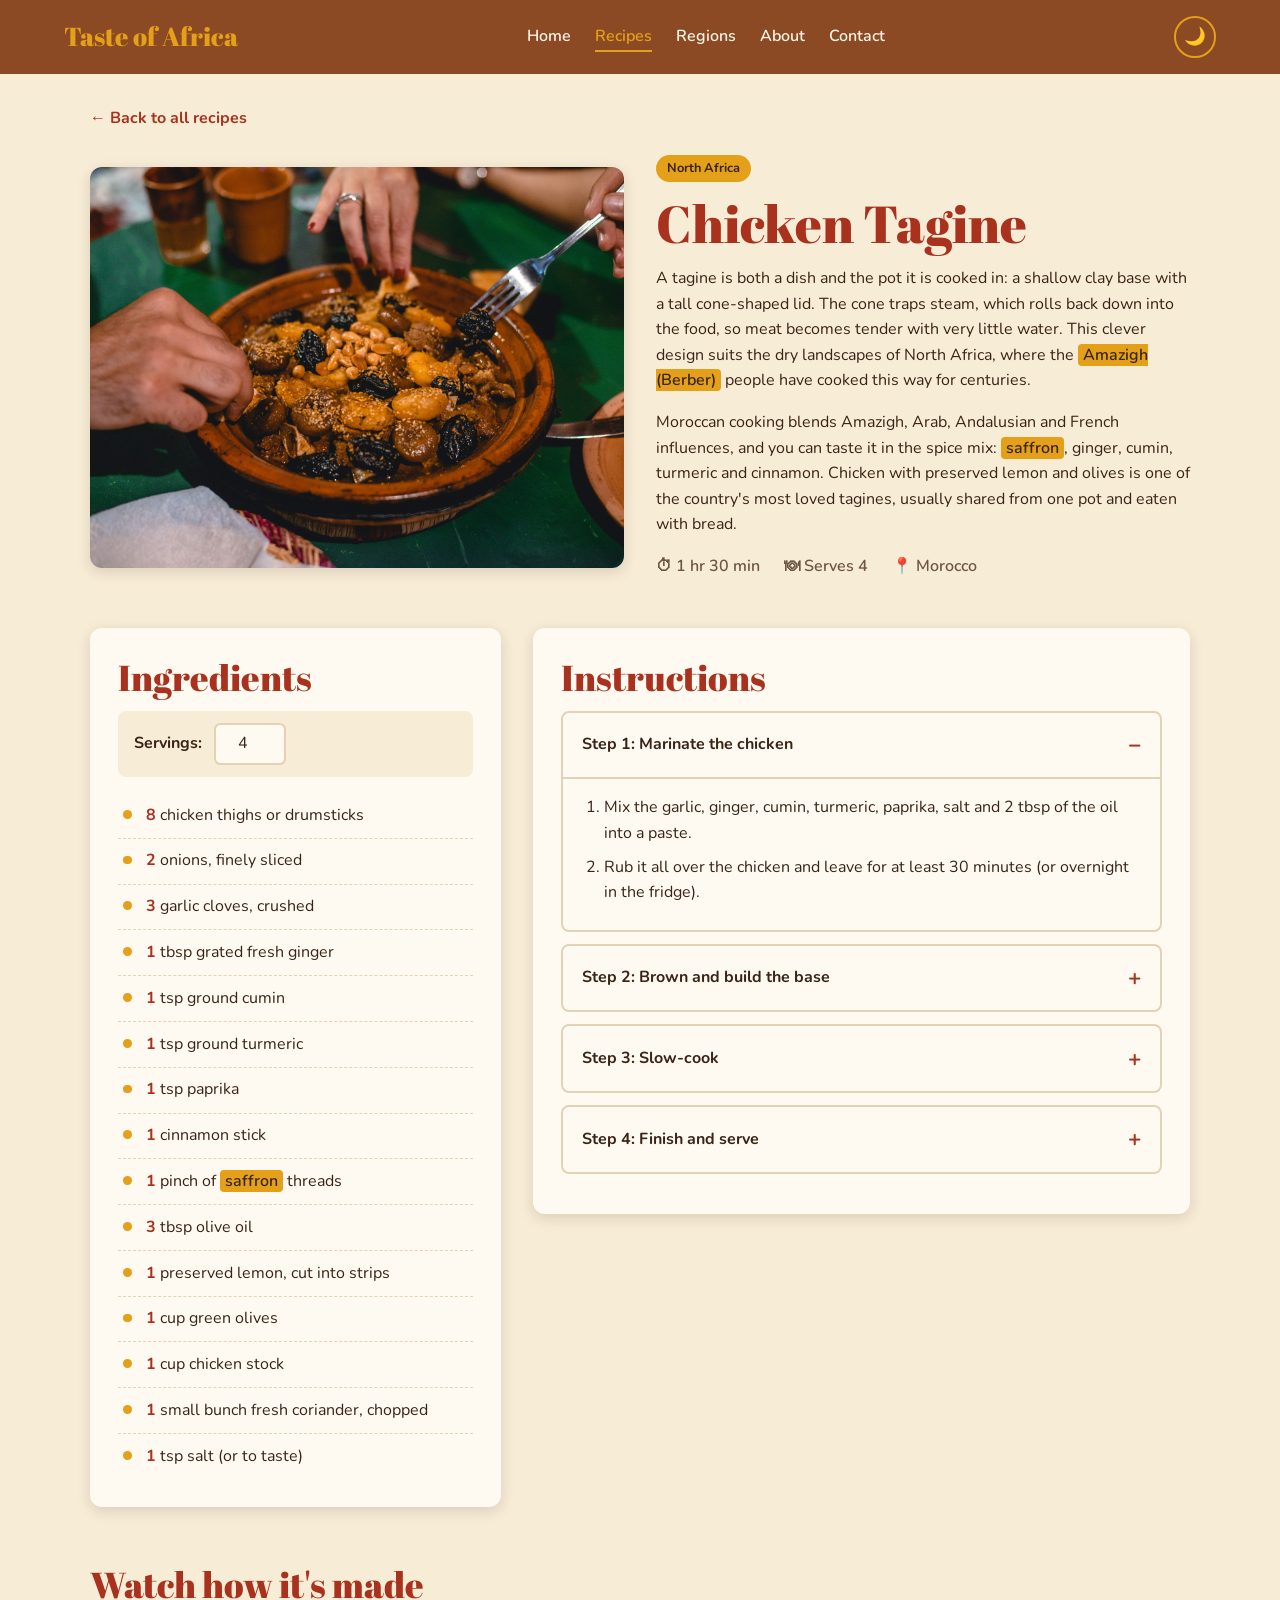
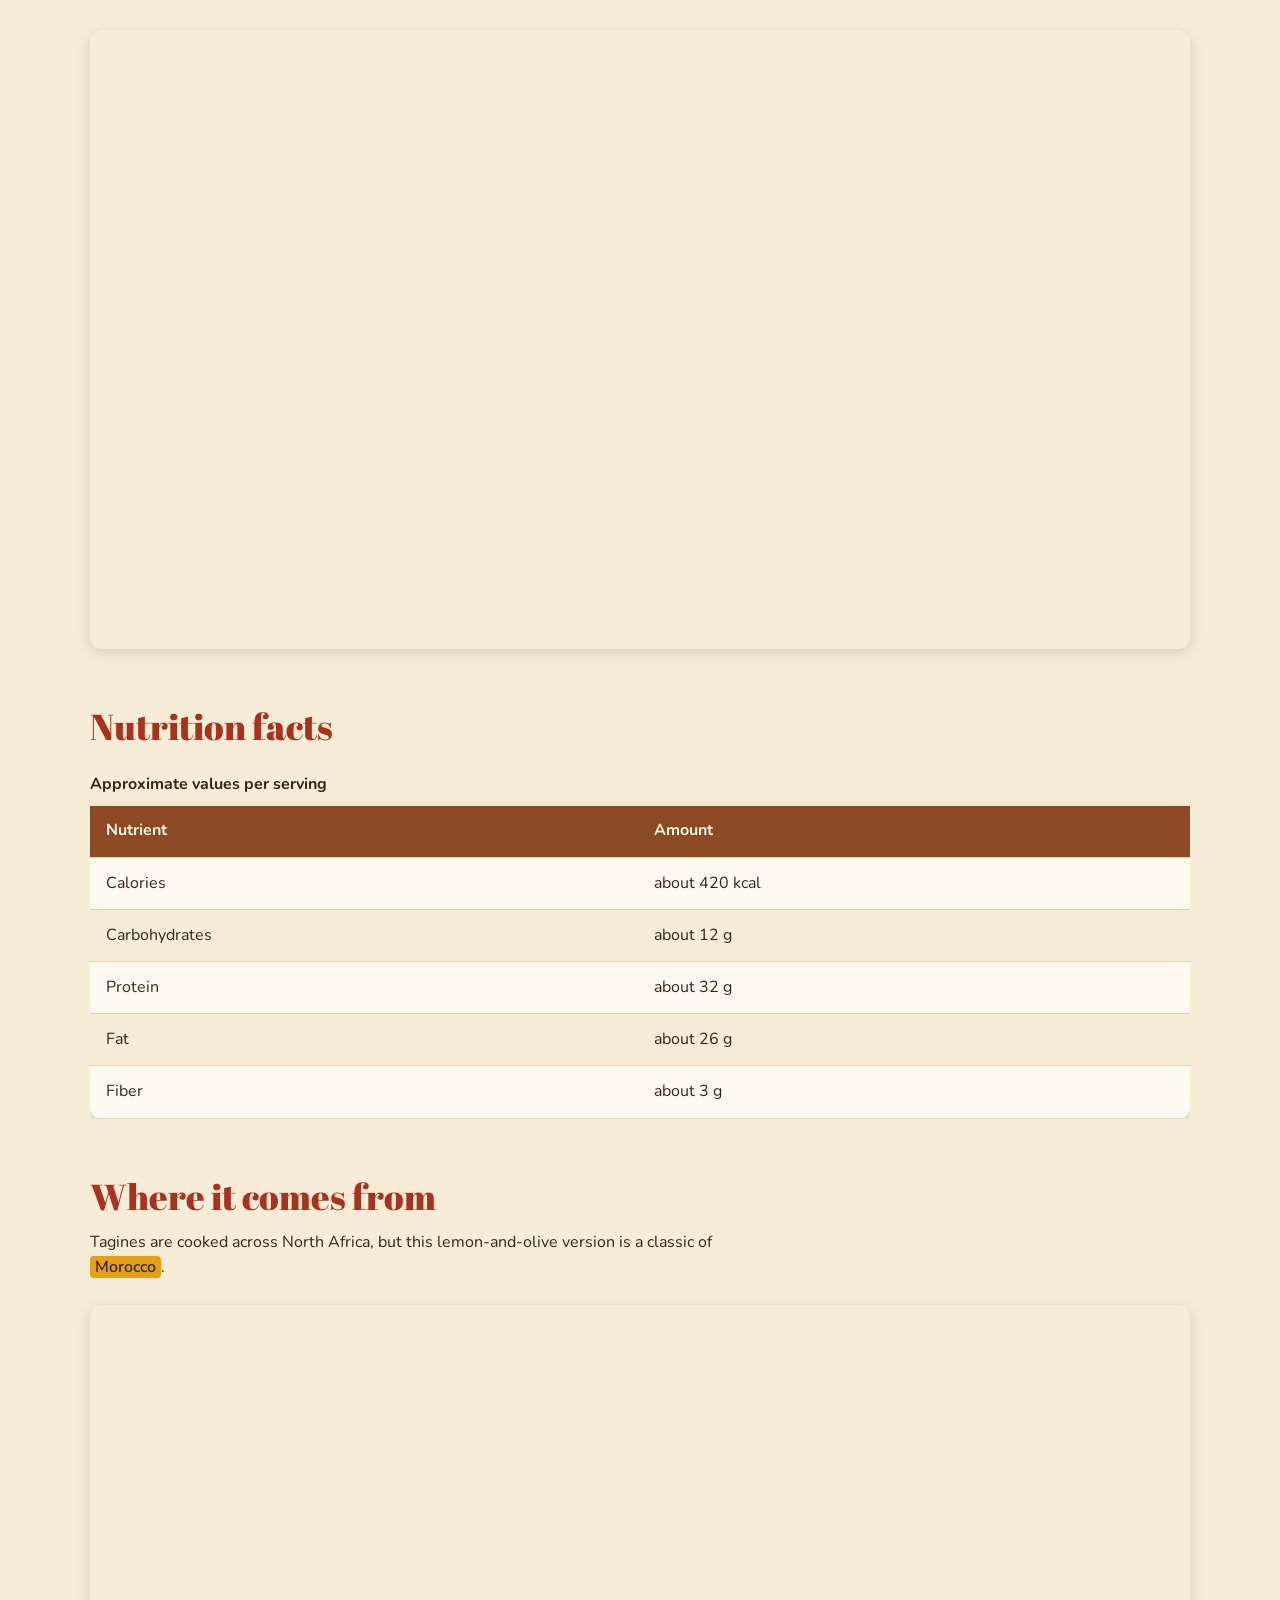
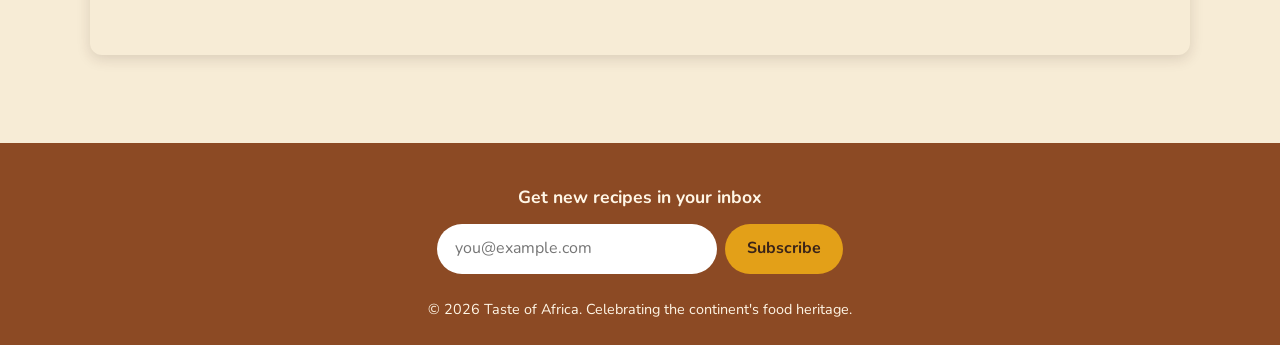
<file: recipes/tagine.html>
<!DOCTYPE html>
<html lang="en">
<head>
  <meta charset="UTF-8">
  <meta name="viewport" content="width=device-width, initial-scale=1.0">
  <meta name="description" content="How to cook Moroccan chicken tagine with preserved lemon and olives.">
  <title>Chicken Tagine | Taste of Africa</title>

  <!-- Google Fonts: Abril Fatface for headings, Nunito for body text -->
  <link rel="preconnect" href="https://fonts.googleapis.com">
  <link rel="preconnect" href="https://fonts.gstatic.com" crossorigin>
  <link href="https://fonts.googleapis.com/css2?family=Abril+Fatface&family=Nunito:wght@400;600;700&display=swap" rel="stylesheet">

  <!-- This page is inside /recipes, so paths start with ../ -->
  <link rel="stylesheet" href="../styles.css">
  <script src="../script.js" defer></script>
</head>
<body>
  <header class="site-header">
    <a href="../index.html" class="logo">Taste of Africa</a>
    <nav aria-label="Main navigation">
      <ul class="nav-links">
        <li><a href="../index.html">Home</a></li>
        <li><a href="../recipes.html" class="active">Recipes</a></li>
        <li><a href="../regions.html">Regions</a></li>
        <li><a href="../about.html">About</a></li>
        <li><a href="../contact.html">Contact</a></li>
      </ul>
    </nav>
    <button id="theme-toggle" class="theme-toggle" aria-label="Toggle dark mode">🌙</button>
  </header>

  <main>
    <a href="../recipes.html" class="back-link">← Back to all recipes</a>

    <article>
      <!-- ========== DISH NAME, IMAGE & CULTURAL DESCRIPTION ========== -->
      <section class="recipe-header">
        <img src="../images/tagine.jpg" alt="Chicken tagine with olives and preserved lemon in a clay pot">
        <div>
          <span class="region-tag">North Africa</span>
          <h1>Chicken Tagine</h1>
          <p>A tagine is both a dish and the pot it is cooked in: a shallow clay base with a tall cone-shaped lid. The cone traps steam, which rolls back down into the food, so meat becomes tender with very little water. This clever design suits the dry landscapes of North Africa, where the <mark>Amazigh (Berber)</mark> people have cooked this way for centuries.</p>
          <p>Moroccan cooking blends Amazigh, Arab, Andalusian and French influences, and you can taste it in the spice mix: <mark>saffron</mark>, ginger, cumin, turmeric and cinnamon. Chicken with preserved lemon and olives is one of the country's most loved tagines, usually shared from one pot and eaten with bread.</p>
          <ul class="recipe-meta">
            <li>⏱ 1 hr 30 min</li>
            <li>🍽 Serves 4</li>
            <li>📍 Morocco</li>
          </ul>
        </div>
      </section>

      <!-- ========== INGREDIENTS & INSTRUCTIONS ========== -->
      <section class="recipe-body">

        <!-- Ingredients with servings scaler.
             Each .qty has data-amount = the amount for the base servings.
             script.js multiplies it when the servings number changes. -->
        <div class="ingredients">
          <h2>Ingredients</h2>
          <div class="scaler">
            <label for="servings">Servings:</label>
            <input type="number" id="servings" min="1" max="20" value="4" data-base="4">
          </div>
          <ul>
            <li><span class="qty" data-amount="8">8</span> chicken thighs or drumsticks</li>
            <li><span class="qty" data-amount="2">2</span> onions, finely sliced</li>
            <li><span class="qty" data-amount="3">3</span> garlic cloves, crushed</li>
            <li><span class="qty" data-amount="1">1</span> tbsp grated fresh ginger</li>
            <li><span class="qty" data-amount="1">1</span> tsp ground cumin</li>
            <li><span class="qty" data-amount="1">1</span> tsp ground turmeric</li>
            <li><span class="qty" data-amount="1">1</span> tsp paprika</li>
            <li><span class="qty" data-amount="1">1</span> cinnamon stick</li>
            <li><span class="qty" data-amount="1">1</span> pinch of <mark>saffron</mark> threads</li>
            <li><span class="qty" data-amount="3">3</span> tbsp olive oil</li>
            <li><span class="qty" data-amount="1">1</span> preserved lemon, cut into strips</li>
            <li><span class="qty" data-amount="1">1</span> cup green olives</li>
            <li><span class="qty" data-amount="1">1</span> cup chicken stock</li>
            <li><span class="qty" data-amount="1">1</span> small bunch fresh coriander, chopped</li>
            <li><span class="qty" data-amount="1">1</span> tsp salt (or to taste)</li>
          </ul>
        </div>

        <!-- Expandable cooking instructions -->
        <div class="instructions">
          <h2>Instructions</h2>
          <details open>
            <summary>Step 1: Marinate the chicken</summary>
            <ol>
              <li>Mix the garlic, ginger, cumin, turmeric, paprika, salt and 2 tbsp of the oil into a paste.</li>
              <li>Rub it all over the chicken and leave for at least 30 minutes (or overnight in the fridge).</li>
            </ol>
          </details>

          <details>
            <summary>Step 2: Brown and build the base</summary>
            <ol>
              <li>Heat the rest of the oil in a tagine or heavy pot. Brown the chicken on both sides, then set aside.</li>
              <li>Add the onions and cook slowly for 10 minutes until soft and golden.</li>
            </ol>
          </details>

          <details>
            <summary>Step 3: Slow-cook</summary>
            <ol>
              <li>Soak the saffron in the warm stock for 5 minutes.</li>
              <li>Return the chicken to the pot, add the cinnamon stick and pour in the saffron stock.</li>
              <li>Cover and simmer on low heat for 45 minutes, until the chicken is very tender.</li>
            </ol>
          </details>

          <details>
            <summary>Step 4: Finish and serve</summary>
            <ol>
              <li>Add the preserved lemon and olives and cook uncovered for 10 more minutes so the sauce thickens.</li>
              <li>Scatter with coriander and serve straight from the pot with bread or couscous.</li>
            </ol>
          </details>
        </div>
      </section>

      <!-- ========== VIDEO TUTORIAL ========== -->
      <section>
        <h2>Watch how it's made</h2>
        <div class="video-wrapper">
          <!-- Replace VIDEO_ID with a chicken tagine tutorial video ID -->
          <iframe
            src="https://www.youtube.com/embed/R8fyTivC6lM"
            title="How to make chicken tagine"
            allow="accelerometer; autoplay; clipboard-write; encrypted-media; gyroscope; picture-in-picture"
            allowfullscreen
            loading="lazy"></iframe>
        </div>
      </section>

      <!-- ========== NUTRITION TABLE ========== -->
      <section>
        <h2>Nutrition facts</h2>
        <div class="table-wrapper">
          <table class="nutrition-table">
            <caption>Approximate values per serving</caption>
            <thead>
              <tr>
                <th scope="col">Nutrient</th>
                <th scope="col">Amount</th>
              </tr>
            </thead>
            <tbody>
              <tr><td>Calories</td><td>about 420 kcal</td></tr>
              <tr><td>Carbohydrates</td><td>about 12 g</td></tr>
              <tr><td>Protein</td><td>about 32 g</td></tr>
              <tr><td>Fat</td><td>about 26 g</td></tr>
              <tr><td>Fiber</td><td>about 3 g</td></tr>
            </tbody>
          </table>
        </div>
      </section>

      <!-- ========== MAP OF COUNTRY OF ORIGIN ========== -->
      <section>
        <h2>Where it comes from</h2>
        <p>Tagines are cooked across North Africa, but this lemon-and-olive version is a classic of <mark>Morocco</mark>.</p>
        <div class="map-wrapper">
          <iframe
            src="https://www.google.com/maps?q=Morocco&output=embed"
            title="Map of Morocco, the origin of chicken tagine"
            loading="lazy"
            referrerpolicy="no-referrer-when-downgrade"></iframe>
        </div>
      </section>
    </article>
  </main>

  <footer class="site-footer">
    <!-- Newsletter signup (optional enhancement) -->
    <form class="newsletter" id="newsletter-form">
      <label for="newsletter-email">Get new recipes in your inbox</label>
      <div class="newsletter-row">
        <input type="email" id="newsletter-email" placeholder="you@example.com" required>
        <button type="submit">Subscribe</button>
      </div>
    </form>
    <p>&copy; 2026 Taste of Africa. Celebrating the continent's food heritage.</p>
  </footer>
</body>
</html>
</file>
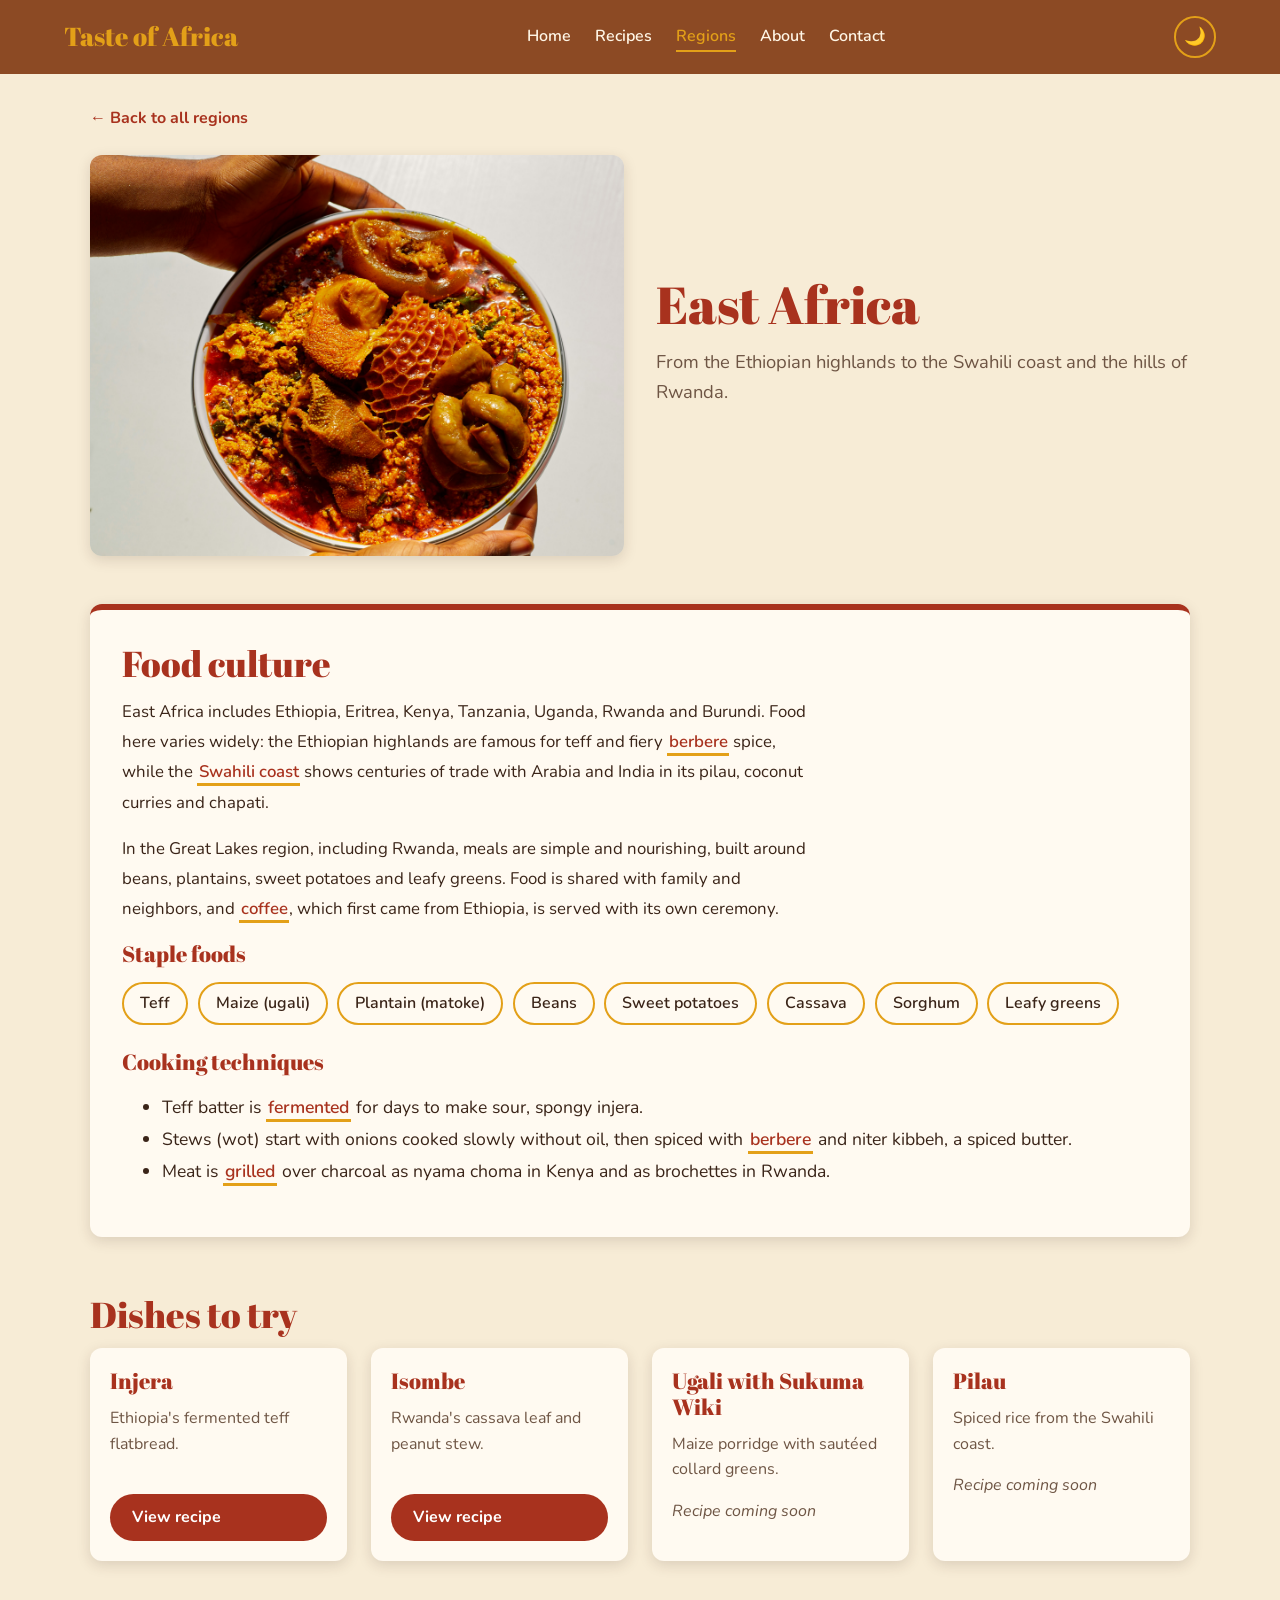
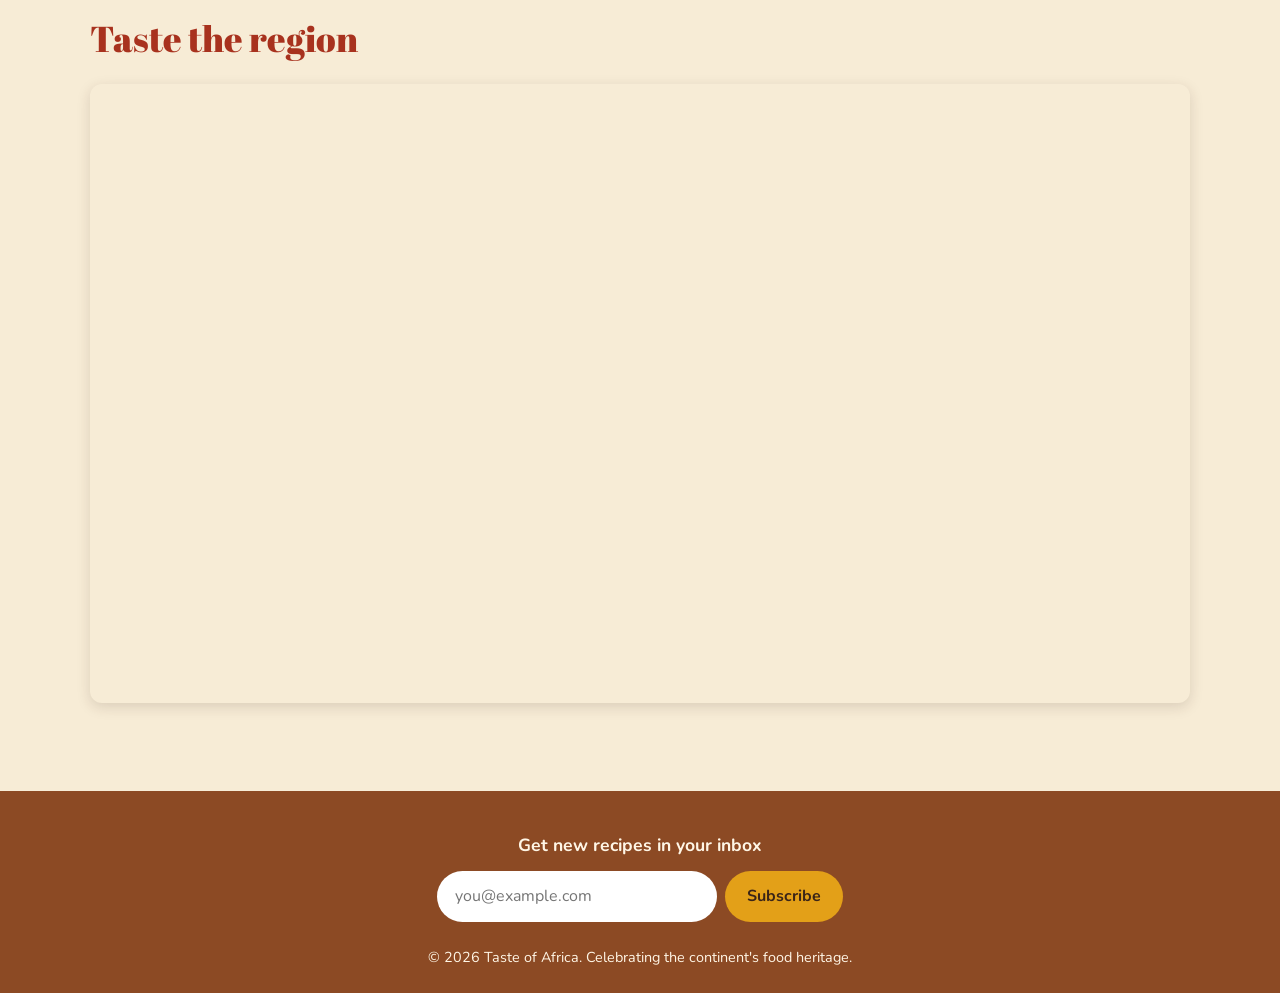
<file: regions/east-africa.html>
<!DOCTYPE html>
<html lang="en">
<head>
  <meta charset="UTF-8">
  <meta name="viewport" content="width=device-width, initial-scale=1.0">
  <meta name="description" content="Discover East African food culture: staples, spices, cooking techniques and classic dishes.">
  <title>East Africa | Taste of Africa</title>

  <!-- Google Fonts: Abril Fatface for headings, Nunito for body text -->
  <link rel="preconnect" href="https://fonts.googleapis.com">
  <link rel="preconnect" href="https://fonts.gstatic.com" crossorigin>
  <link href="https://fonts.googleapis.com/css2?family=Abril+Fatface&family=Nunito:wght@400;600;700&display=swap" rel="stylesheet">

  <!-- This page is inside /regions, so paths start with ../ -->
  <link rel="stylesheet" href="../styles.css">
  <script src="../script.js" defer></script>
</head>
<body>
  <header class="site-header">
    <a href="../index.html" class="logo">Taste of Africa</a>
    <nav aria-label="Main navigation">
      <ul class="nav-links">
        <li><a href="../index.html">Home</a></li>
        <li><a href="../recipes.html">Recipes</a></li>
        <li><a href="../regions.html" class="active">Regions</a></li>
        <li><a href="../about.html">About</a></li>
        <li><a href="../contact.html">Contact</a></li>
      </ul>
    </nav>
    <button id="theme-toggle" class="theme-toggle" aria-label="Toggle dark mode">🌙</button>
  </header>

  <main>
    <a href="../regions.html" class="back-link">← Back to all regions</a>

    <section class="recipe-header">
      <img src="../images/injera.jpg" alt="Injera with stews, a classic East African meal">
      <div>
        <h1>East Africa</h1>
        <p class="page-intro">From the Ethiopian highlands to the Swahili coast and the hills of Rwanda.</p>
      </div>
    </section>

    <!-- ========== FOOD CULTURE ========== -->
    <section class="region-section">
      <h2>Food culture</h2>
      <div class="region-text">
          <p>East Africa includes Ethiopia, Eritrea, Kenya, Tanzania, Uganda, Rwanda and Burundi. Food here varies widely: the Ethiopian highlands are famous for teff and fiery <mark>berbere</mark> spice, while the <mark>Swahili coast</mark> shows centuries of trade with Arabia and India in its pilau, coconut curries and chapati.</p>
          <p>In the Great Lakes region, including Rwanda, meals are simple and nourishing, built around beans, plantains, sweet potatoes and leafy greens. Food is shared with family and neighbors, and <mark>coffee</mark>, which first came from Ethiopia, is served with its own ceremony.</p>
      </div>

      <h3>Staple foods</h3>
      <ul class="staples-list">
            <li>Teff</li>
            <li>Maize (ugali)</li>
            <li>Plantain (matoke)</li>
            <li>Beans</li>
            <li>Sweet potatoes</li>
            <li>Cassava</li>
            <li>Sorghum</li>
            <li>Leafy greens</li>
      </ul>

      <h3>Cooking techniques</h3>
      <ul class="region-text">
            <li>Teff batter is <mark>fermented</mark> for days to make sour, spongy injera.</li>
            <li>Stews (wot) start with onions cooked slowly without oil, then spiced with <mark>berbere</mark> and niter kibbeh, a spiced butter.</li>
            <li>Meat is <mark>grilled</mark> over charcoal as nyama choma in Kenya and as brochettes in Rwanda.</li>
      </ul>
    </section>

    <!-- ========== EXAMPLE DISHES ========== -->
    <section>
      <h2>Dishes to try</h2>
      <div class="card-grid">
        <article class="dish-card">
          <div class="recipe-card-body">
            <h3>Injera</h3>
            <p>Ethiopia's fermented teff flatbread.</p>
            <a href="../recipes/injera.html" class="btn">View recipe</a>
          </div>
        </article>
        <article class="dish-card">
          <div class="recipe-card-body">
            <h3>Isombe</h3>
            <p>Rwanda's cassava leaf and peanut stew.</p>
            <a href="../recipes/isombe.html" class="btn">View recipe</a>
          </div>
        </article>
        <article class="dish-card">
          <div class="recipe-card-body">
            <h3>Ugali with Sukuma Wiki</h3>
            <p>Maize porridge with sautéed collard greens.</p>
            <p><em>Recipe coming soon</em></p>
          </div>
        </article>
        <article class="dish-card">
          <div class="recipe-card-body">
            <h3>Pilau</h3>
            <p>Spiced rice from the Swahili coast.</p>
            <p><em>Recipe coming soon</em></p>
          </div>
        </article>
      </div>
    </section>

  
    <section>
      <h2>Taste the region</h2>
      <div class="video-wrapper">
        
        <iframe
          src="https://www.youtube.com/embed/p1nZS9dylRw"
          title="East African food culture"
          allow="accelerometer; autoplay; clipboard-write; encrypted-media; gyroscope; picture-in-picture"
          allowfullscreen
          loading="lazy"></iframe>
      </div>
    </section>
  </main>

  <footer class="site-footer">
    <!-- Newsletter signup (optional enhancement) -->
    <form class="newsletter" id="newsletter-form">
      <label for="newsletter-email">Get new recipes in your inbox</label>
      <div class="newsletter-row">
        <input type="email" id="newsletter-email" placeholder="you@example.com" required>
        <button type="submit">Subscribe</button>
      </div>
    </form>
    <p>&copy; 2026 Taste of Africa. Celebrating the continent's food heritage.</p>
  </footer>
</body>
</html>
</file>
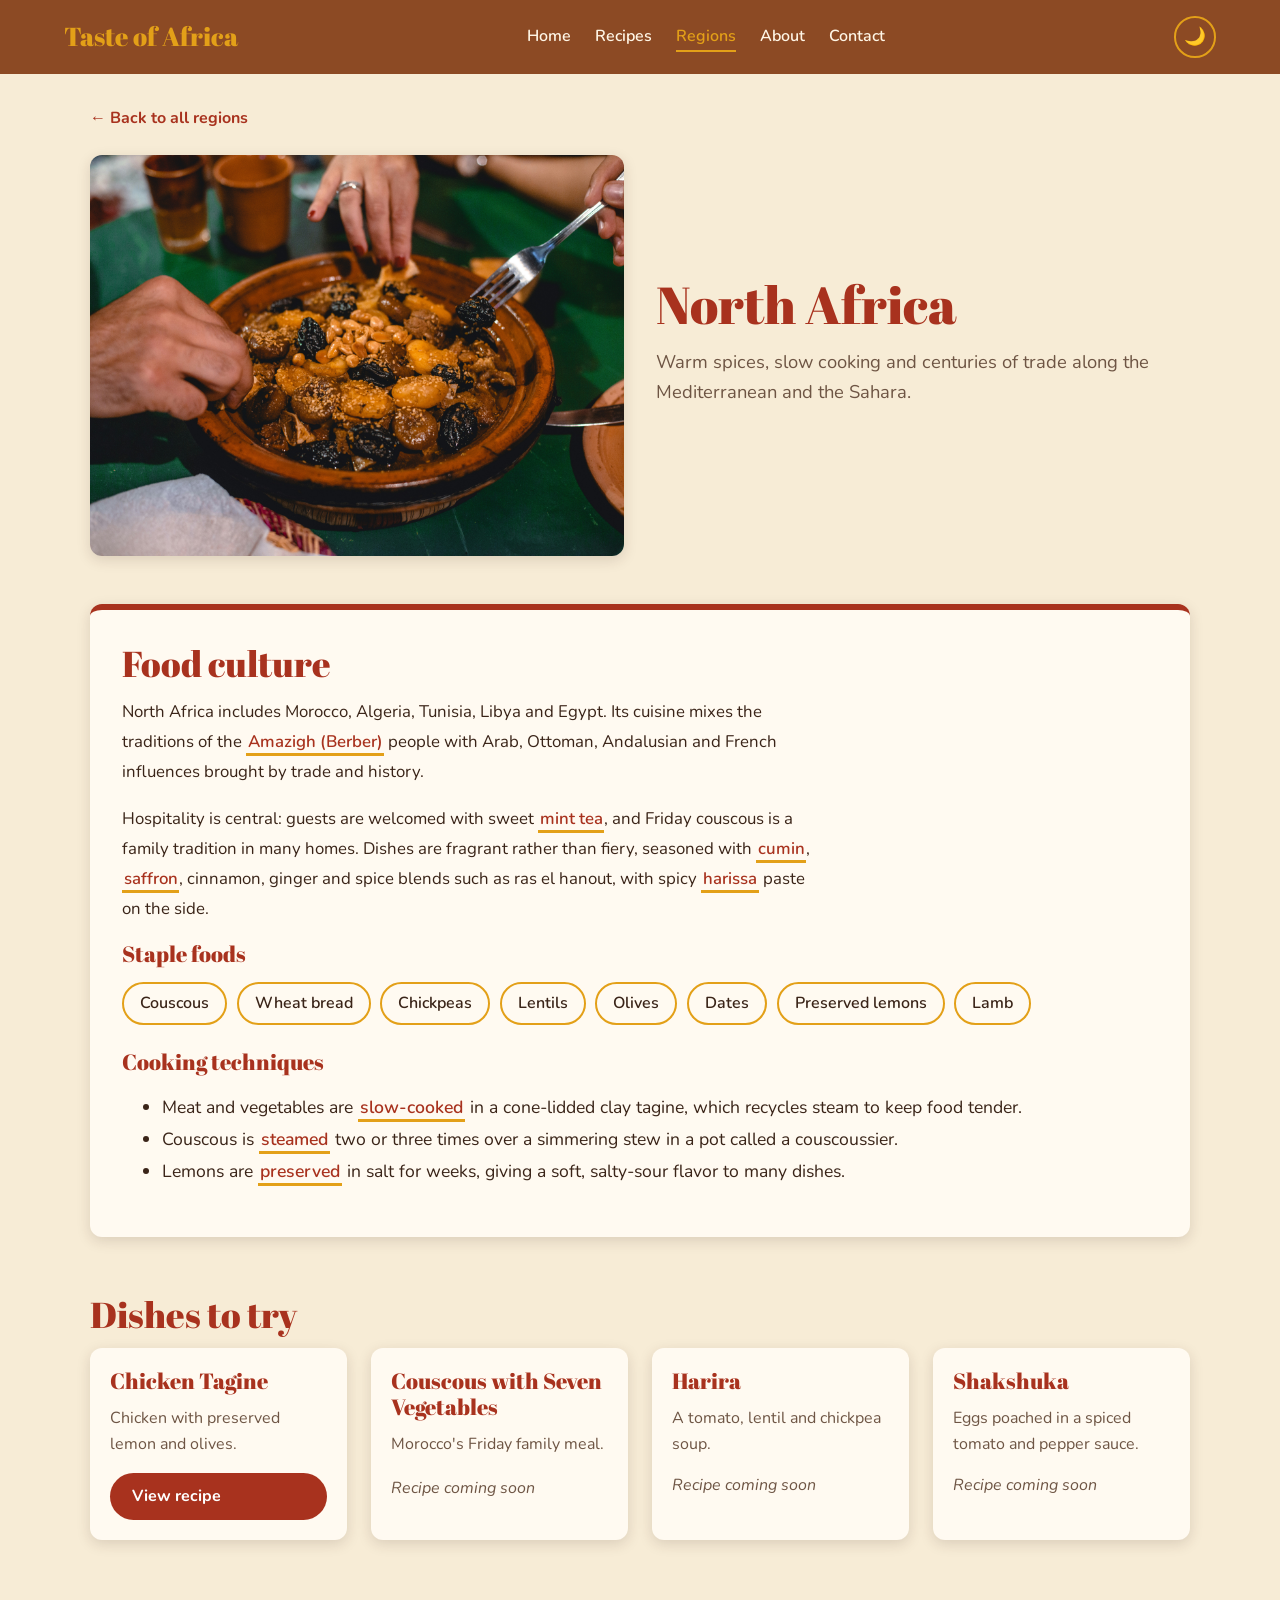
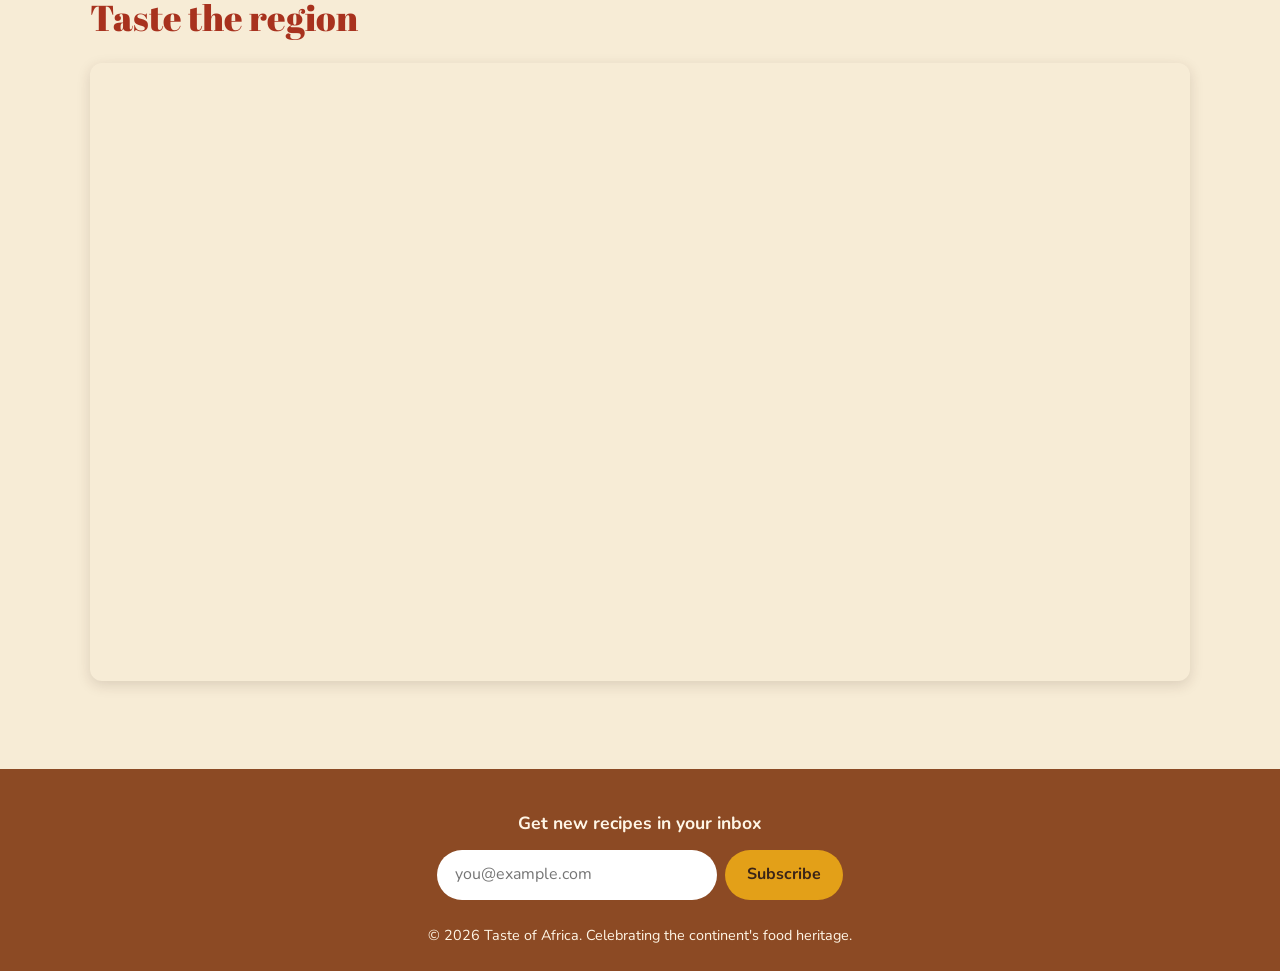
<file: regions/north-africa.html>
<!DOCTYPE html>
<html lang="en">
<head>
  <meta charset="UTF-8">
  <meta name="viewport" content="width=device-width, initial-scale=1.0">
  <meta name="description" content="Discover North African food culture: staples, spices, cooking techniques and classic dishes.">
  <title>North Africa | Taste of Africa</title>

  <!-- Google Fonts: Abril Fatface for headings, Nunito for body text -->
  <link rel="preconnect" href="https://fonts.googleapis.com">
  <link rel="preconnect" href="https://fonts.gstatic.com" crossorigin>
  <link href="https://fonts.googleapis.com/css2?family=Abril+Fatface&family=Nunito:wght@400;600;700&display=swap" rel="stylesheet">

  <!-- This page is inside /regions, so paths start with ../ -->
  <link rel="stylesheet" href="../styles.css">
  <script src="../script.js" defer></script>
</head>
<body>
  <header class="site-header">
    <a href="../index.html" class="logo">Taste of Africa</a>
    <nav aria-label="Main navigation">
      <ul class="nav-links">
        <li><a href="../index.html">Home</a></li>
        <li><a href="../recipes.html">Recipes</a></li>
        <li><a href="../regions.html" class="active">Regions</a></li>
        <li><a href="../about.html">About</a></li>
        <li><a href="../contact.html">Contact</a></li>
      </ul>
    </nav>
    <button id="theme-toggle" class="theme-toggle" aria-label="Toggle dark mode">🌙</button>
  </header>

  <main>
    <a href="../regions.html" class="back-link">← Back to all regions</a>

    <section class="recipe-header">
      <img src="../images/tagine.jpg" alt="A Moroccan tagine, a classic North African dish">
      <div>
        <h1>North Africa</h1>
        <p class="page-intro">Warm spices, slow cooking and centuries of trade along the Mediterranean and the Sahara.</p>
      </div>
    </section>

    <!-- ========== FOOD CULTURE ========== -->
    <section class="region-section">
      <h2>Food culture</h2>
      <div class="region-text">
          <p>North Africa includes Morocco, Algeria, Tunisia, Libya and Egypt. Its cuisine mixes the traditions of the <mark>Amazigh (Berber)</mark> people with Arab, Ottoman, Andalusian and French influences brought by trade and history.</p>
          <p>Hospitality is central: guests are welcomed with sweet <mark>mint tea</mark>, and Friday couscous is a family tradition in many homes. Dishes are fragrant rather than fiery, seasoned with <mark>cumin</mark>, <mark>saffron</mark>, cinnamon, ginger and spice blends such as ras el hanout, with spicy <mark>harissa</mark> paste on the side.</p>
      </div>

      <h3>Staple foods</h3>
      <ul class="staples-list">
            <li>Couscous</li>
            <li>Wheat bread</li>
            <li>Chickpeas</li>
            <li>Lentils</li>
            <li>Olives</li>
            <li>Dates</li>
            <li>Preserved lemons</li>
            <li>Lamb</li>
      </ul>

      <h3>Cooking techniques</h3>
      <ul class="region-text">
            <li>Meat and vegetables are <mark>slow-cooked</mark> in a cone-lidded clay tagine, which recycles steam to keep food tender.</li>
            <li>Couscous is <mark>steamed</mark> two or three times over a simmering stew in a pot called a couscoussier.</li>
            <li>Lemons are <mark>preserved</mark> in salt for weeks, giving a soft, salty-sour flavor to many dishes.</li>
      </ul>
    </section>

    <!-- ========== EXAMPLE DISHES ========== -->
    <section>
      <h2>Dishes to try</h2>
      <div class="card-grid">
        <article class="dish-card">
          <div class="recipe-card-body">
            <h3>Chicken Tagine</h3>
            <p>Chicken with preserved lemon and olives.</p>
            <a href="../recipes/tagine.html" class="btn">View recipe</a>
          </div>
        </article>
        <article class="dish-card">
          <div class="recipe-card-body">
            <h3>Couscous with Seven Vegetables</h3>
            <p>Morocco's Friday family meal.</p>
            <p><em>Recipe coming soon</em></p>
          </div>
        </article>
        <article class="dish-card">
          <div class="recipe-card-body">
            <h3>Harira</h3>
            <p>A tomato, lentil and chickpea soup.</p>
            <p><em>Recipe coming soon</em></p>
          </div>
        </article>
        <article class="dish-card">
          <div class="recipe-card-body">
            <h3>Shakshuka</h3>
            <p>Eggs poached in a spiced tomato and pepper sauce.</p>
            <p><em>Recipe coming soon</em></p>
          </div>
        </article>
      </div>
    </section>

    <!-- ========== VIDEO ========== -->
    <section>
      <h2>Taste the region</h2>
      <div class="video-wrapper">
        <!-- Replace VIDEO_ID with a video about North African and Moroccan food culture -->
        <iframe
          src="https://www.youtube.com/embed/ToZi1CLCsVU"
          title="North African and Moroccan food culture"
          allow="accelerometer; autoplay; clipboard-write; encrypted-media; gyroscope; picture-in-picture"
          allowfullscreen
          loading="lazy"></iframe>
      </div>
    </section>
  </main>

  <footer class="site-footer">
    <!-- Newsletter signup (optional enhancement) -->
    <form class="newsletter" id="newsletter-form">
      <label for="newsletter-email">Get new recipes in your inbox</label>
      <div class="newsletter-row">
        <input type="email" id="newsletter-email" placeholder="you@example.com" required>
        <button type="submit">Subscribe</button>
      </div>
    </form>
    <p>&copy; 2026 Taste of Africa. Celebrating the continent's food heritage.</p>
  </footer>
</body>
</html>
</file>
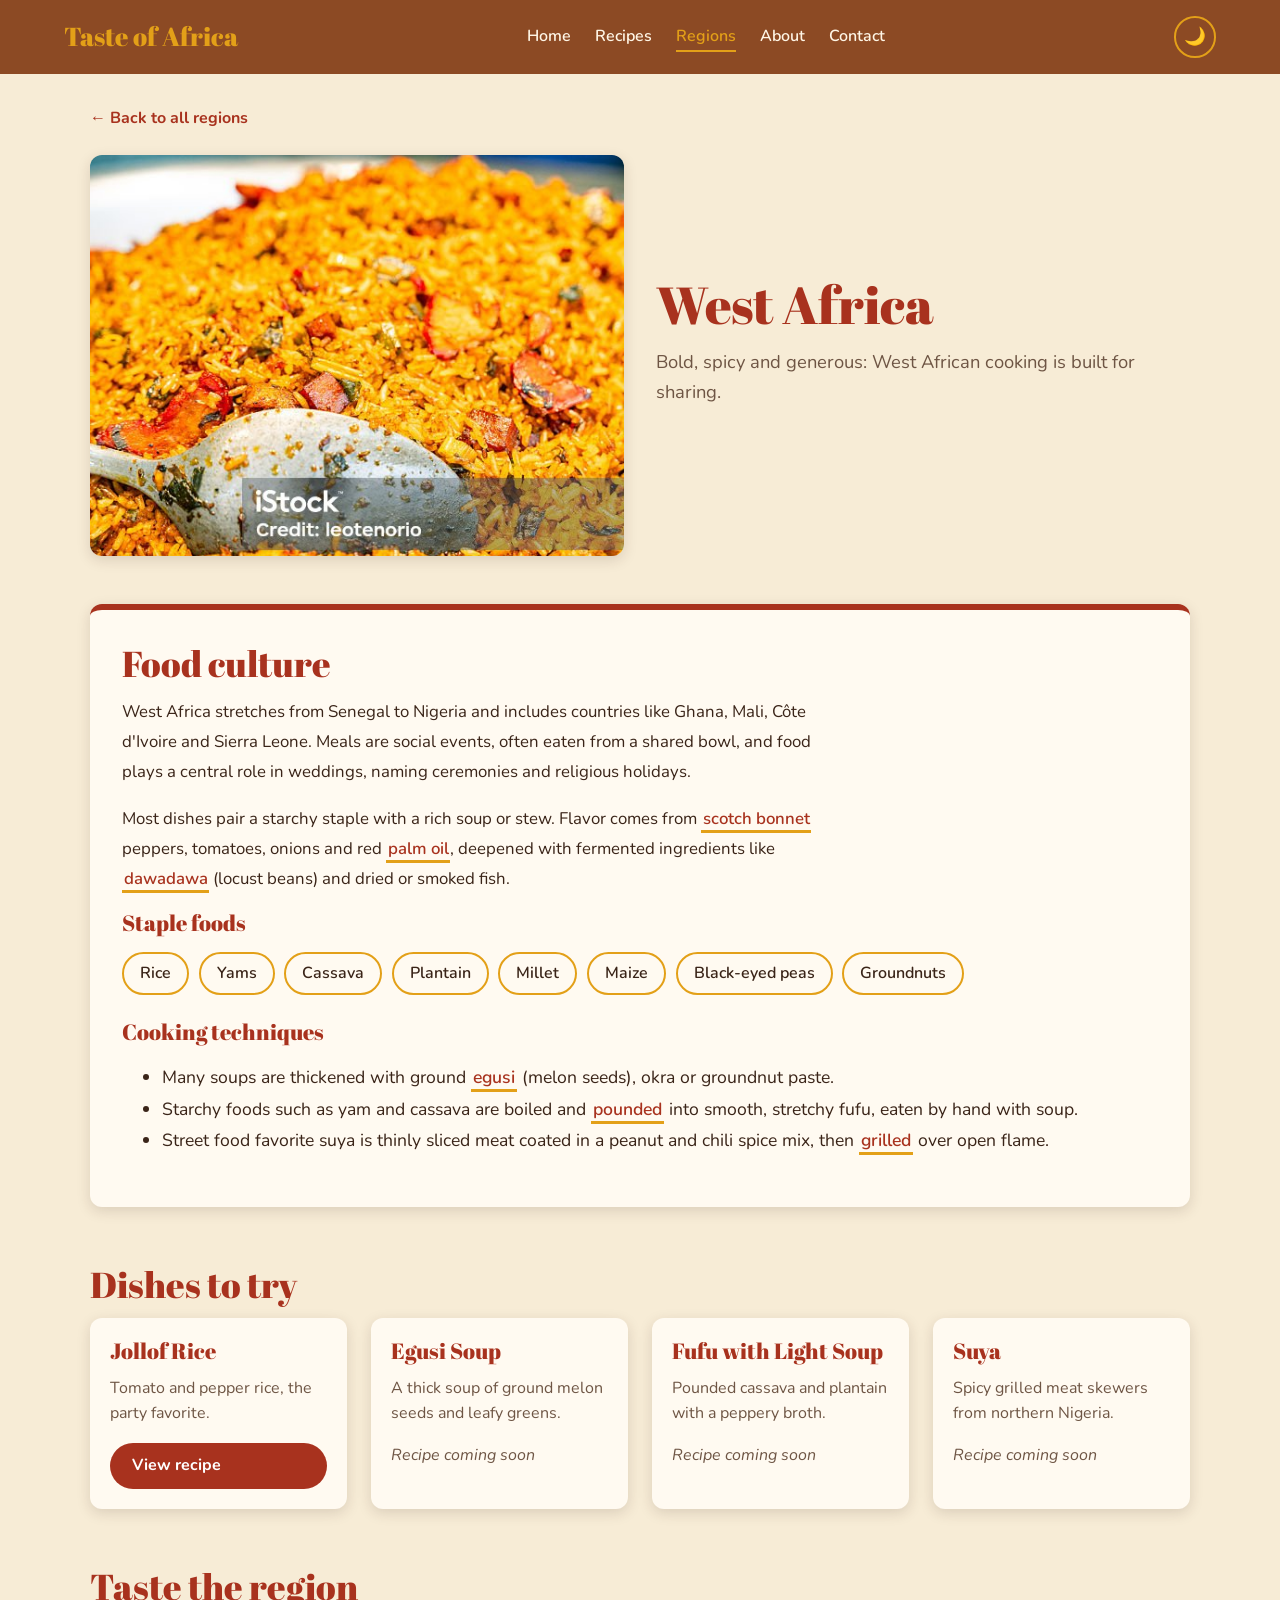
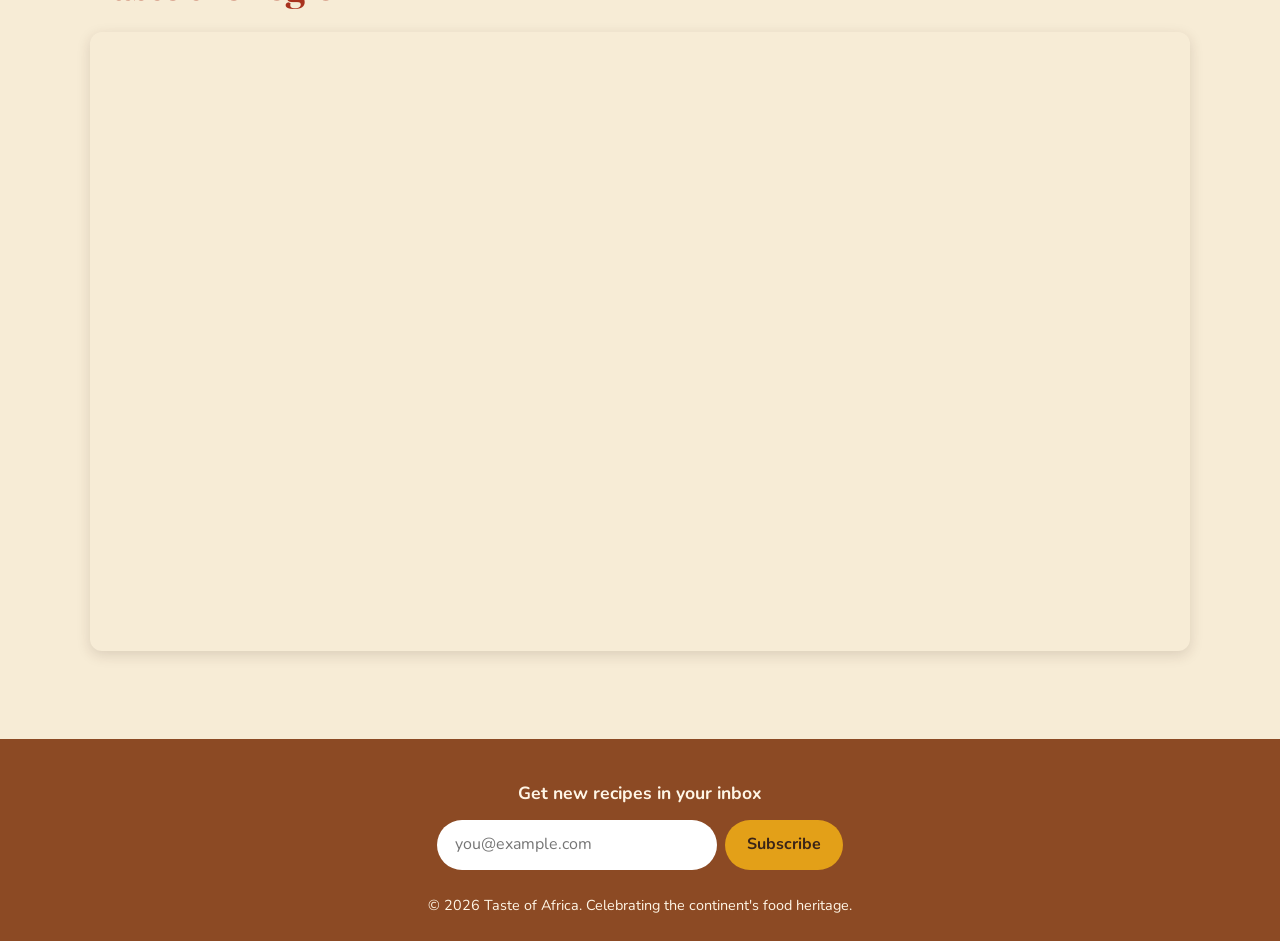
<file: regions/west-africa.html>
<!DOCTYPE html>
<html lang="en">
<head>
  <meta charset="UTF-8">
  <meta name="viewport" content="width=device-width, initial-scale=1.0">
  <meta name="description" content="Discover West African food culture: staples, spices, cooking techniques and classic dishes.">
  <title>West Africa | Taste of Africa</title>

  <!-- Google Fonts: Abril Fatface for headings, Nunito for body text -->
  <link rel="preconnect" href="https://fonts.googleapis.com">
  <link rel="preconnect" href="https://fonts.gstatic.com" crossorigin>
  <link href="https://fonts.googleapis.com/css2?family=Abril+Fatface&family=Nunito:wght@400;600;700&display=swap" rel="stylesheet">

  <!-- This page is inside /regions, so paths start with ../ -->
  <link rel="stylesheet" href="../styles.css">
  <script src="../script.js" defer></script>
</head>
<body>
  <header class="site-header">
    <a href="../index.html" class="logo">Taste of Africa</a>
    <nav aria-label="Main navigation">
      <ul class="nav-links">
        <li><a href="../index.html">Home</a></li>
        <li><a href="../recipes.html">Recipes</a></li>
        <li><a href="../regions.html" class="active">Regions</a></li>
        <li><a href="../about.html">About</a></li>
        <li><a href="../contact.html">Contact</a></li>
      </ul>
    </nav>
    <button id="theme-toggle" class="theme-toggle" aria-label="Toggle dark mode">🌙</button>
  </header>

  <main>
    <a href="../regions.html" class="back-link">← Back to all regions</a>

    <section class="recipe-header">
      <img src="../images/jollof.jpg" alt="Jollof rice, one of West Africa's best-known dishes">
      <div>
        <h1>West Africa</h1>
        <p class="page-intro">Bold, spicy and generous: West African cooking is built for sharing.</p>
      </div>
    </section>

    <!-- ========== FOOD CULTURE ========== -->
    <section class="region-section">
      <h2>Food culture</h2>
      <div class="region-text">
          <p>West Africa stretches from Senegal to Nigeria and includes countries like Ghana, Mali, Côte d'Ivoire and Sierra Leone. Meals are social events, often eaten from a shared bowl, and food plays a central role in weddings, naming ceremonies and religious holidays.</p>
          <p>Most dishes pair a starchy staple with a rich soup or stew. Flavor comes from <mark>scotch bonnet</mark> peppers, tomatoes, onions and red <mark>palm oil</mark>, deepened with fermented ingredients like <mark>dawadawa</mark> (locust beans) and dried or smoked fish.</p>
      </div>

      <h3>Staple foods</h3>
      <ul class="staples-list">
            <li>Rice</li>
            <li>Yams</li>
            <li>Cassava</li>
            <li>Plantain</li>
            <li>Millet</li>
            <li>Maize</li>
            <li>Black-eyed peas</li>
            <li>Groundnuts</li>
      </ul>

      <h3>Cooking techniques</h3>
      <ul class="region-text">
            <li>Many soups are thickened with ground <mark>egusi</mark> (melon seeds), okra or groundnut paste.</li>
            <li>Starchy foods such as yam and cassava are boiled and <mark>pounded</mark> into smooth, stretchy fufu, eaten by hand with soup.</li>
            <li>Street food favorite suya is thinly sliced meat coated in a peanut and chili spice mix, then <mark>grilled</mark> over open flame.</li>
      </ul>
    </section>

    <!-- ========== EXAMPLE DISHES ========== -->
    <section>
      <h2>Dishes to try</h2>
      <div class="card-grid">
        <article class="dish-card">
          <div class="recipe-card-body">
            <h3>Jollof Rice</h3>
            <p>Tomato and pepper rice, the party favorite.</p>
            <a href="../recipes/jollof.html" class="btn">View recipe</a>
          </div>
        </article>
        <article class="dish-card">
          <div class="recipe-card-body">
            <h3>Egusi Soup</h3>
            <p>A thick soup of ground melon seeds and leafy greens.</p>
            <p><em>Recipe coming soon</em></p>
          </div>
        </article>
        <article class="dish-card">
          <div class="recipe-card-body">
            <h3>Fufu with Light Soup</h3>
            <p>Pounded cassava and plantain with a peppery broth.</p>
            <p><em>Recipe coming soon</em></p>
          </div>
        </article>
        <article class="dish-card">
          <div class="recipe-card-body">
            <h3>Suya</h3>
            <p>Spicy grilled meat skewers from northern Nigeria.</p>
            <p><em>Recipe coming soon</em></p>
          </div>
        </article>
      </div>
    </section>

    <!-- ========== VIDEO ========== -->
    <section>
      <h2>Taste the region</h2>
      <div class="video-wrapper">
        <!-- Replace VIDEO_ID with a video about West African food culture -->
        <iframe
          src="https://www.youtube.com/embed/yjtCDgjxRAw"
          title="Pierre Thiam: Fonio, the ancient grain of West Africa"
          allow="accelerometer; autoplay; clipboard-write; encrypted-media; gyroscope; picture-in-picture"
          allowfullscreen
          loading="lazy"></iframe>
      </div>
    </section>
  </main>

  <footer class="site-footer">
    <!-- Newsletter signup (optional enhancement) -->
    <form class="newsletter" id="newsletter-form">
      <label for="newsletter-email">Get new recipes in your inbox</label>
      <div class="newsletter-row">
        <input type="email" id="newsletter-email" placeholder="you@example.com" required>
        <button type="submit">Subscribe</button>
      </div>
    </form>
    <p>&copy; 2026 Taste of Africa. Celebrating the continent's food heritage.</p>
  </footer>
</body>
</html>
</file>
<file: styles.css>
/* Taste of Africa - main stylesheet */

/* Variables */
:root {
  --turmeric: #e3a018;
  --chili: #a8321e;
  --red-earth: #8c4a24;
  --coffee: #3a2418;
  --millet: #f7ecd6;
  --surface: #fffaf1;
  --muted: #6e5544;
  --border: #e3d2b5;
  --on-dark: #fff6e6;
  --success: #3d7a3a;
  --shadow: 0 4px 14px rgba(58, 36, 24, 0.15);
  --shadow-hover: 0 10px 24px rgba(58, 36, 24, 0.25);
  --radius: 0.75rem;
  --space: 1.5rem;
}

[data-theme="dark"] {
  --millet: #1f1612;
  --surface: #2c201a;
  --coffee: #f4e6d2;
  --muted: #c9b29c;
  --border: #4a382c;
  --chili: #e2674c;
  --red-earth: #4a2a18;
  --success: #7cc277;
  --shadow: 0 4px 14px rgba(0, 0, 0, 0.45);
  --shadow-hover: 0 10px 24px rgba(0, 0, 0, 0.6);
}

/* Base */
*,
*::before,
*::after {
  box-sizing: border-box;
}

html {
  scroll-behavior: smooth;
}

body {
  margin: 0;
  min-height: 100vh;
  display: flex;
  flex-direction: column;
  font-family: 'Nunito', Arial, sans-serif;
  font-size: 1rem;
  line-height: 1.6;
  background-color: var(--millet);
  color: var(--coffee);
  transition: background-color 0.3s, color 0.3s;
}

h1,
h2,
h3 {
  font-family: 'Abril Fatface', Georgia, serif;
  font-weight: 400;
  line-height: 1.2;
  color: var(--chili);
  margin: 0 0 0.75rem;
}

h1 { font-size: clamp(2rem, 5vw, 3.25rem); }
h2 { font-size: clamp(1.6rem, 3.5vw, 2.25rem); }
h3 { font-size: 1.35rem; }

p {
  margin: 0 0 1rem;
  max-width: 70ch;
}

a {
  color: var(--chili);
}

img {
  max-width: 100%;
  height: auto;
  display: block;
}

main {
  flex: 1;
  width: min(90%, 1100px);
  margin: 0 auto;
  padding: 2rem 0;
}

section {
  margin-bottom: 3.5rem;
}

/* Header & navigation */
.site-header {
  display: flex;
  flex-wrap: wrap;
  align-items: center;
  justify-content: space-between;
  gap: 1rem;
  padding: 1rem 5%;
  background-color: var(--red-earth);
  position: sticky;
  top: 0;
  z-index: 100;
}

.logo {
  font-family: 'Abril Fatface', Georgia, serif;
  font-size: 1.6rem;
  color: var(--turmeric);
  text-decoration: none;
}

.nav-links {
  display: flex;
  flex-wrap: wrap;
  gap: 1.5rem;
  list-style: none;
  margin: 0;
  padding: 0;
}

.nav-links a {
  color: var(--on-dark);
  text-decoration: none;
  font-weight: 600;
  padding-bottom: 0.2rem;
  border-bottom: 2px solid transparent;
  transition: color 0.2s, border-color 0.2s;
}

.nav-links a:hover,
.nav-links a:focus-visible,
.nav-links a.active {
  color: var(--turmeric);
  border-bottom-color: var(--turmeric);
}

.theme-toggle {
  width: 2.6rem;
  height: 2.6rem;
  border: 2px solid var(--turmeric);
  border-radius: 50%;
  background: transparent;
  font-size: 1.1rem;
  cursor: pointer;
  transition: background-color 0.2s, transform 0.3s;
}

.theme-toggle:hover {
  background-color: rgba(227, 160, 24, 0.25);
  transform: rotate(20deg);
}

/* Utilities */
mark {
  background-color: var(--turmeric);
  color: #3a2418;
  padding: 0 0.3em;
  border-radius: 0.25rem;
  font-weight: 600;
}

.hidden {
  display: none !important;
}

.btn {
  display: inline-block;
  padding: 0.65rem 1.4rem;
  border: none;
  border-radius: 2rem;
  background-color: var(--chili);
  color: #fff;
  font: inherit;
  font-weight: 700;
  text-decoration: none;
  cursor: pointer;
  transition: background-color 0.2s, transform 0.2s;
}

.btn:hover {
  background-color: var(--red-earth);
  transform: translateY(-2px);
}

:focus-visible {
  outline: 3px solid var(--turmeric);
  outline-offset: 3px;
}

/* Shared layout */
.page-intro {
  font-size: 1.15rem;
  color: var(--muted);
  margin-bottom: 2rem;
}

.video-wrapper {
  position: relative;
  width: 100%;
  aspect-ratio: 16 / 9;
  border-radius: var(--radius);
  overflow: hidden;
  box-shadow: var(--shadow);
  margin: 1.5rem 0;
}

.video-wrapper iframe {
  position: absolute;
  inset: 0;
  width: 100%;
  height: 100%;
  border: 0;
}

.map-wrapper {
  width: 100%;
  height: 350px;
  border-radius: var(--radius);
  overflow: hidden;
  box-shadow: var(--shadow);
  margin: 1.5rem 0;
}

.map-wrapper iframe {
  width: 100%;
  height: 100%;
  border: 0;
}

.card-grid {
  display: grid;
  grid-template-columns: repeat(auto-fit, minmax(240px, 1fr));
  gap: var(--space);
}

.back-link {
  display: inline-block;
  margin-bottom: 1.5rem;
  font-weight: 700;
  text-decoration: none;
}

.back-link:hover {
  text-decoration: underline;
}

/* Home: hero slideshow */
.hero {
  position: relative;
  overflow: hidden;
  aspect-ratio: 3 / 2;
  max-height: 85vh;
  display: flex;
  align-items: center;
  justify-content: center;
  text-align: center;
  padding: 4rem 5%;
  color: #fff;
  background-color: var(--coffee);
}

.hero-slide {
  position: absolute;
  inset: 0;
  background-size: cover;
  background-repeat: no-repeat;
  background-position: center;
  opacity: 0;
  transition: opacity 1.5s ease;
}

.hero-slide.active {
  opacity: 1;
}

.slide-1 { background-image: url('images/hero.jpg'); }
.slide-2 { background-image: url('images/jollof.jpg'); }
.slide-3 { background-image: url('images/tagine.jpg'); }
.slide-4 { background-image: url('images/injera.jpg'); }
.slide-5 { background-image: url('images/isombe.png'); }

.hero::after {
  content: "";
  position: absolute;
  inset: 0;
  background: linear-gradient(rgba(30, 15, 8, 0.55), rgba(30, 15, 8, 0.7));
}

.hero-content {
  position: relative;
  z-index: 1;
  max-width: 750px;
}

.hero h1 {
  color: var(--turmeric);
  font-size: clamp(2.5rem, 7vw, 4.5rem);
  text-shadow: 0 3px 12px rgba(0, 0, 0, 0.5);
}

.hero p {
  font-size: 1.25rem;
  margin: 0 auto 1.5rem;
}

/* Home: content sections */
.intro-video {
  max-width: 850px;
  margin-left: auto;
  margin-right: auto;
  text-align: center;
}

.dish-card {
  margin: 0;
  background-color: var(--surface);
  border-radius: var(--radius);
  overflow: hidden;
  box-shadow: var(--shadow);
  display: flex;
  flex-direction: column;
  transition: transform 0.3s, box-shadow 0.3s;
}

.dish-card:hover {
  transform: translateY(-6px);
  box-shadow: var(--shadow-hover);
}

.dish-card img {
  width: 100%;
  aspect-ratio: 4 / 3;
  object-fit: cover;
}

.dish-card figcaption {
  padding: 1.25rem;
  display: flex;
  flex-direction: column;
  flex: 1;
}

.dish-card figcaption p {
  color: var(--muted);
  flex: 1;
}

.region-links {
  display: grid;
  grid-template-columns: repeat(auto-fit, minmax(220px, 1fr));
  gap: var(--space);
}

.region-link {
  display: block;
  padding: 2rem 1.5rem;
  border-radius: var(--radius);
  background-color: var(--red-earth);
  color: var(--on-dark);
  text-decoration: none;
  text-align: center;
  box-shadow: var(--shadow);
  transition: background-color 0.3s, transform 0.3s;
}

.region-link h3 {
  color: var(--turmeric);
  margin-bottom: 0.4rem;
}

.region-link:hover {
  background-color: var(--chili);
  transform: translateY(-4px);
}

.trends-list {
  display: grid;
  grid-template-columns: repeat(auto-fit, minmax(280px, 1fr));
  gap: var(--space);
}

.trend-card {
  background-color: var(--surface);
  border-left: 5px solid var(--turmeric);
  border-radius: 0 var(--radius) var(--radius) 0;
  padding: 1.5rem;
  box-shadow: var(--shadow);
}

.trend-card time {
  display: block;
  font-size: 0.9rem;
  color: var(--muted);
  margin-bottom: 0.5rem;
}

/* Recipe cards, filter & favorites */
.filter-bar {
  display: flex;
  flex-wrap: wrap;
  gap: 0.75rem;
  margin-bottom: 2rem;
}

.filter-btn {
  padding: 0.55rem 1.2rem;
  border: 2px solid var(--chili);
  border-radius: 2rem;
  background-color: transparent;
  color: var(--chili);
  font: inherit;
  font-weight: 700;
  cursor: pointer;
  transition: background-color 0.2s, color 0.2s;
}

.filter-btn:hover,
.filter-btn.active {
  background-color: var(--chili);
  color: #fff;
}

.recipe-card {
  position: relative;
  background-color: var(--surface);
  border-radius: var(--radius);
  overflow: hidden;
  box-shadow: var(--shadow);
  display: flex;
  flex-direction: column;
  transition: transform 0.3s, box-shadow 0.3s;
  animation: fadeIn 0.4s ease;
}

.recipe-card:hover {
  transform: translateY(-6px);
  box-shadow: var(--shadow-hover);
}

.recipe-card img {
  width: 100%;
  aspect-ratio: 4 / 3;
  object-fit: cover;
}

.recipe-card-body {
  padding: 1.25rem;
  display: flex;
  flex-direction: column;
  flex: 1;
}

.recipe-card-body p {
  color: var(--muted);
  flex: 1;
}

.region-tag {
  display: inline-block;
  align-self: flex-start;
  font-size: 0.8rem;
  font-weight: 700;
  padding: 0.2rem 0.7rem;
  border-radius: 1rem;
  background-color: var(--turmeric);
  color: #3a2418;
  margin-bottom: 0.6rem;
}

.card-actions {
  display: flex;
  align-items: center;
  justify-content: space-between;
  gap: 0.75rem;
  flex-wrap: wrap;
}

.favorite-btn {
  padding: 0.5rem 1rem;
  border: 2px solid var(--border);
  border-radius: 2rem;
  background-color: var(--surface);
  color: var(--coffee);
  font: inherit;
  font-weight: 600;
  cursor: pointer;
  transition: border-color 0.2s, background-color 0.2s, transform 0.2s;
}

.favorite-btn:hover {
  border-color: var(--chili);
}

.favorite-btn.is-favorite {
  background-color: #fde3de;
  border-color: #d62828;
  color: #a51c1c;
  animation: pop 0.3s ease;
}

.empty-message {
  text-align: center;
  color: var(--muted);
  padding: 2rem;
}

/* Recipe pages */
.recipe-header {
  display: grid;
  grid-template-columns: 1fr 1fr;
  gap: 2rem;
  align-items: center;
  margin-bottom: 3rem;
}

.recipe-header img {
  width: 100%;
  aspect-ratio: 4 / 3;
  object-fit: cover;
  border-radius: var(--radius);
  box-shadow: var(--shadow);
}

.recipe-meta {
  display: flex;
  flex-wrap: wrap;
  gap: 0.5rem 1.5rem;
  list-style: none;
  padding: 0;
  margin: 1rem 0 0;
  color: var(--muted);
  font-weight: 600;
}

.recipe-body {
  display: grid;
  grid-template-columns: 1fr 1.6fr;
  gap: 2rem;
  align-items: start;
}

.ingredients,
.instructions {
  background-color: var(--surface);
  border-radius: var(--radius);
  padding: 1.75rem;
  box-shadow: var(--shadow);
}

.ingredients ul {
  list-style: none;
  padding: 0;
  margin: 0;
}

.ingredients li {
  padding: 0.6rem 0 0.6rem 1.75rem;
  border-bottom: 1px dashed var(--border);
  position: relative;
}

.ingredients li::before {
  content: "";
  position: absolute;
  left: 0.3rem;
  top: 1.05rem;
  width: 0.55rem;
  height: 0.55rem;
  border-radius: 50%;
  background-color: var(--turmeric);
}

.ingredients li:last-child {
  border-bottom: none;
}

.scaler {
  display: flex;
  align-items: center;
  gap: 0.75rem;
  flex-wrap: wrap;
  margin-bottom: 1rem;
  padding: 0.75rem 1rem;
  background-color: var(--millet);
  border-radius: 0.5rem;
}

.scaler label {
  font-weight: 700;
}

.scaler input {
  width: 4.5rem;
  padding: 0.4rem;
  border: 2px solid var(--border);
  border-radius: 0.4rem;
  background-color: var(--surface);
  color: var(--coffee);
  font: inherit;
  text-align: center;
}

.scaler input:focus {
  outline: none;
  border-color: var(--turmeric);
}

.qty {
  font-weight: 700;
  color: var(--chili);
}

details {
  border: 2px solid var(--border);
  border-radius: 0.5rem;
  margin-bottom: 0.75rem;
  background-color: var(--surface);
  overflow: hidden;
}

summary {
  padding: 0.9rem 1.2rem;
  font-weight: 700;
  cursor: pointer;
  list-style: none;
  display: flex;
  justify-content: space-between;
  align-items: center;
  transition: background-color 0.2s;
}

summary::-webkit-details-marker {
  display: none;
}

summary::after {
  content: "+";
  font-size: 1.4rem;
  color: var(--chili);
}

details[open] summary::after {
  content: "−";
}

summary:hover {
  background-color: var(--millet);
}

details[open] summary {
  border-bottom: 2px solid var(--border);
}

details ol,
details p {
  padding: 1rem 1.2rem 1rem 2.6rem;
  margin: 0;
}

details li {
  margin-bottom: 0.5rem;
}

.table-wrapper {
  overflow-x: auto;
  margin: 1.5rem 0;
}

.nutrition-table {
  width: 100%;
  border-collapse: collapse;
  background-color: var(--surface);
  border-radius: var(--radius);
  overflow: hidden;
  box-shadow: var(--shadow);
}

.nutrition-table caption {
  text-align: left;
  font-weight: 700;
  padding-bottom: 0.5rem;
}

.nutrition-table th,
.nutrition-table td {
  padding: 0.8rem 1rem;
  text-align: left;
  border-bottom: 1px solid var(--border);
}

.nutrition-table th {
  background-color: var(--red-earth);
  color: var(--on-dark);
}

.nutrition-table tbody tr:nth-child(even) {
  background-color: var(--millet);
}

/* Regions */
.region-overview {
  display: grid;
  grid-template-columns: repeat(auto-fit, minmax(300px, 1fr));
  gap: 2rem;
}

.region-section {
  background-color: var(--surface);
  border-radius: var(--radius);
  padding: 2rem;
  box-shadow: var(--shadow);
  border-top: 6px solid var(--chili);
}

.region-section p {
  font-size: 1.05rem;
}

.staples-list {
  display: flex;
  flex-wrap: wrap;
  gap: 0.6rem;
  list-style: none;
  padding: 0;
  margin: 1rem 0 1.5rem;
}

.staples-list li {
  padding: 0.4rem 1rem;
  border-radius: 2rem;
  border: 2px solid var(--turmeric);
  font-weight: 600;
}

.region-section mark,
.region-text mark {
  background-color: transparent;
  color: var(--chili);
  border-bottom: 3px solid var(--turmeric);
  border-radius: 0;
  padding: 0 0.1em;
}

.region-text {
  font-size: 1.1rem;
  line-height: 1.8;
}

/* About */
.mission {
  background-color: var(--red-earth);
  color: var(--on-dark);
  padding: 2.5rem;
  border-radius: var(--radius);
  box-shadow: var(--shadow);
}

.mission h2 {
  color: var(--turmeric);
}

.mission p {
  font-size: 1.2rem;
  line-height: 1.8;
  max-width: 65ch;
}

.history p {
  font-size: 1.05rem;
}

.history h3 {
  margin-top: 1.5rem;
}

/* Contact */
.contact-layout {
  display: grid;
  grid-template-columns: 1.4fr 1fr;
  gap: 2rem;
  align-items: start;
}

.contact-form {
  max-width: 600px;
  background-color: var(--surface);
  padding: 2rem;
  border-radius: var(--radius);
  box-shadow: var(--shadow);
}

.form-group {
  margin-bottom: 1.25rem;
}

.form-group label {
  display: block;
  font-weight: 700;
  margin-bottom: 0.4rem;
}

.contact-form input,
.contact-form select,
.contact-form textarea {
  width: 100%;
  padding: 0.75rem 1rem;
  border: 2px solid var(--border);
  border-radius: 0.5rem;
  background-color: var(--millet);
  color: var(--coffee);
  font: inherit;
  transition: border-color 0.2s, box-shadow 0.2s;
}

.contact-form textarea {
  min-height: 150px;
  resize: vertical;
}

.contact-form input:focus,
.contact-form select:focus,
.contact-form textarea:focus {
  outline: none;
  border-color: var(--turmeric);
  box-shadow: 0 0 0 4px rgba(227, 160, 24, 0.3);
}

.contact-form .invalid {
  border-color: #c62828;
}

.error-message {
  color: #c62828;
  font-size: 0.9rem;
  font-weight: 600;
  margin-top: 0.35rem;
}

[data-theme="dark"] .error-message {
  color: #ff8a80;
}

.char-count {
  font-size: 0.85rem;
  color: var(--muted);
  text-align: right;
  margin-top: 0.25rem;
}

.confirmation {
  max-width: 600px;
  background-color: var(--surface);
  border-left: 6px solid var(--success);
  padding: 2rem;
  border-radius: 0 var(--radius) var(--radius) 0;
  box-shadow: var(--shadow);
  animation: fadeIn 0.5s ease;
}

.confirmation h2 {
  color: var(--success);
}

.contact-info {
  background-color: var(--surface);
  padding: 2rem;
  border-radius: var(--radius);
  box-shadow: var(--shadow);
}

/* Footer & newsletter */
.site-footer {
  background-color: var(--red-earth);
  color: var(--on-dark);
  text-align: center;
  padding: 2.5rem 5% 1.5rem;
}

.site-footer p {
  margin: 1.5rem auto 0;
  font-size: 0.9rem;
}

.newsletter label {
  font-weight: 700;
  font-size: 1.1rem;
}

.newsletter-row {
  display: flex;
  flex-wrap: wrap;
  justify-content: center;
  gap: 0.5rem;
  margin-top: 0.75rem;
}

.newsletter input {
  width: min(100%, 280px);
  padding: 0.65rem 1rem;
  border: 2px solid transparent;
  border-radius: 2rem;
  font: inherit;
}

.newsletter input:focus {
  outline: none;
  border-color: var(--turmeric);
}

.newsletter button {
  padding: 0.65rem 1.4rem;
  border: none;
  border-radius: 2rem;
  background-color: var(--turmeric);
  color: #3a2418;
  font: inherit;
  font-weight: 700;
  cursor: pointer;
}

.newsletter button:hover {
  background-color: #f2b836;
}

.newsletter-message {
  margin-top: 0.75rem;
  font-weight: 700;
  color: var(--turmeric);
}

/* Animations */
@keyframes fadeIn {
  from { opacity: 0; transform: translateY(10px); }
  to   { opacity: 1; transform: translateY(0); }
}

@keyframes pop {
  0%   { transform: scale(1); }
  50%  { transform: scale(1.15); }
  100% { transform: scale(1); }
}

@media (prefers-reduced-motion: reduce) {
  *,
  *::before,
  *::after {
    animation: none !important;
    transition: none !important;
    scroll-behavior: auto !important;
  }
}

/* Responsive */
@media (max-width: 900px) {
  .recipe-header,
  .recipe-body,
  .contact-layout {
    grid-template-columns: 1fr;
  }
}

@media (max-width: 700px) {
  .site-header {
    flex-direction: column;
    position: static;
  }

  .nav-links {
    justify-content: center;
    gap: 1rem;
  }

  .hero {
    min-height: 45vh;
    padding: 3rem 5%;
  }

  .hero p {
    font-size: 1.05rem;
  }

  .mission,
  .contact-form,
  .region-section,
  .ingredients,
  .instructions {
    padding: 1.25rem;
  }

  .map-wrapper {
    height: 260px;
  }
}
</file>
